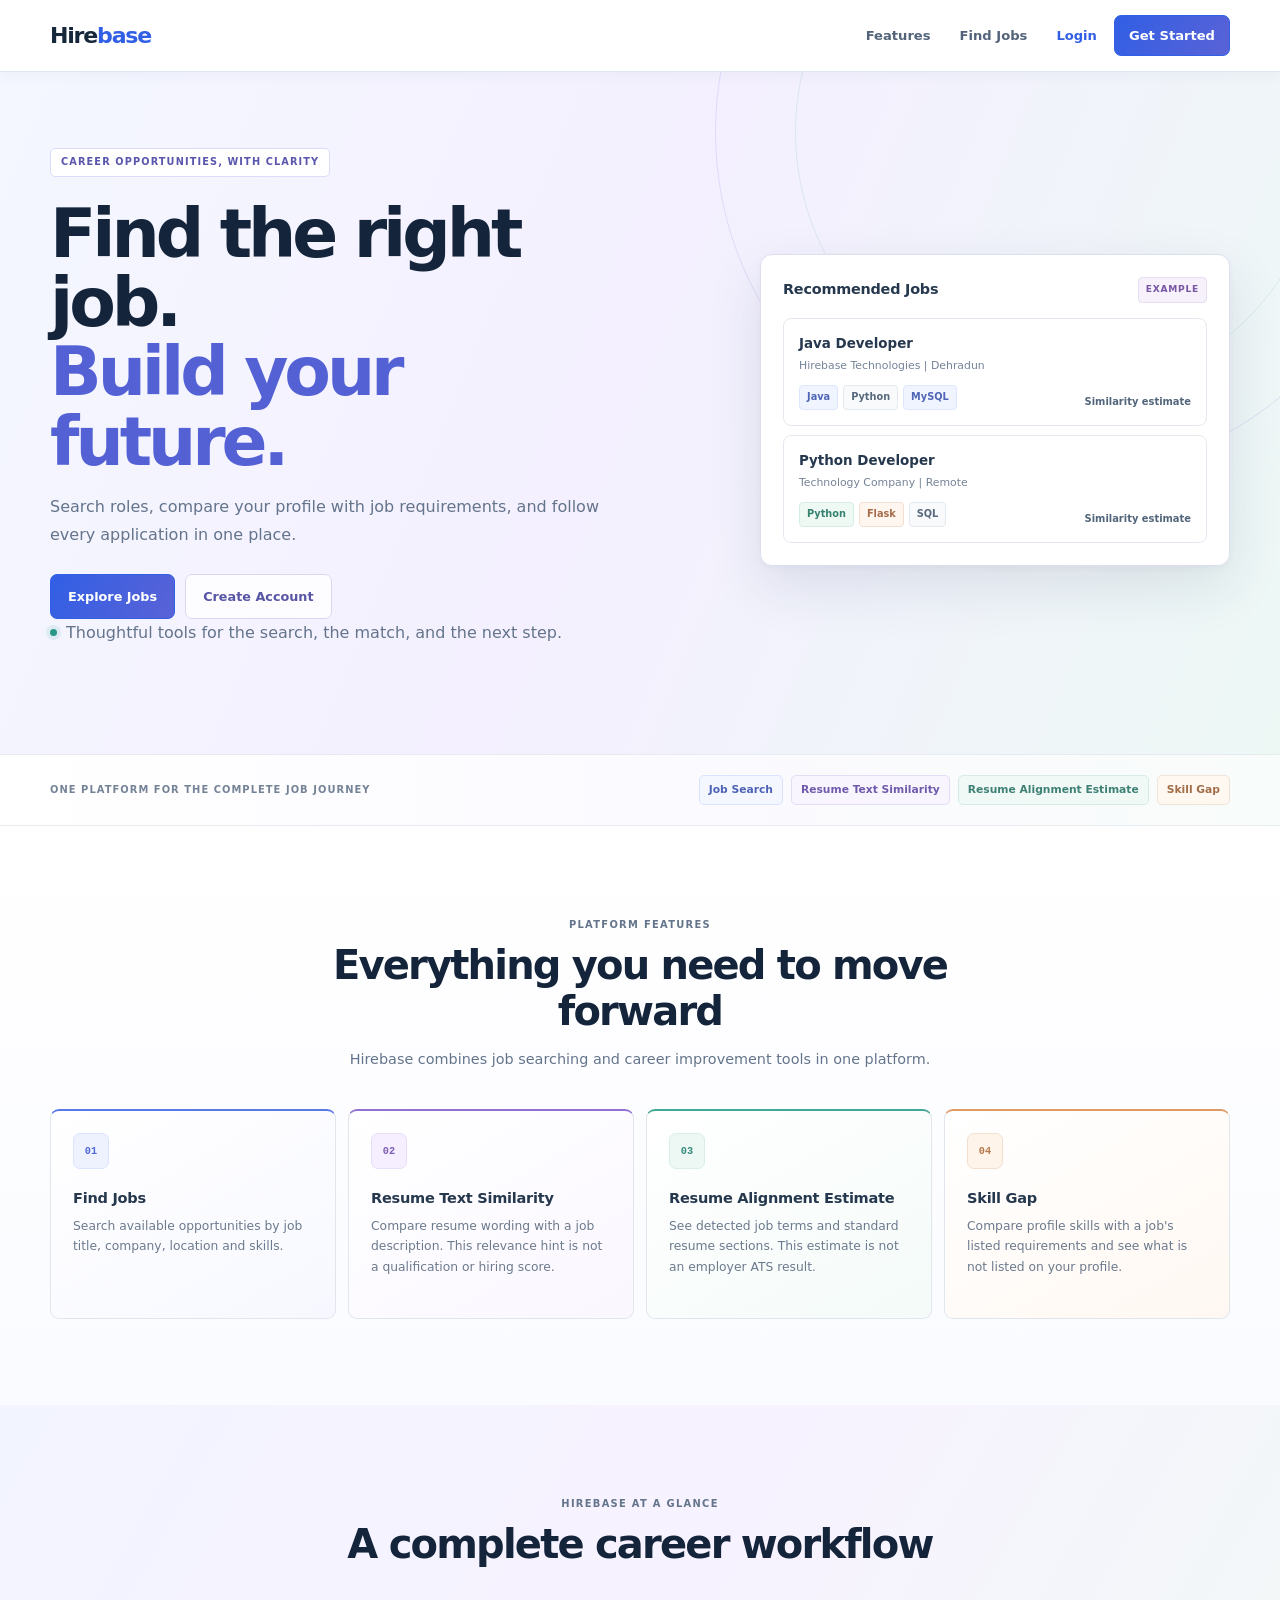
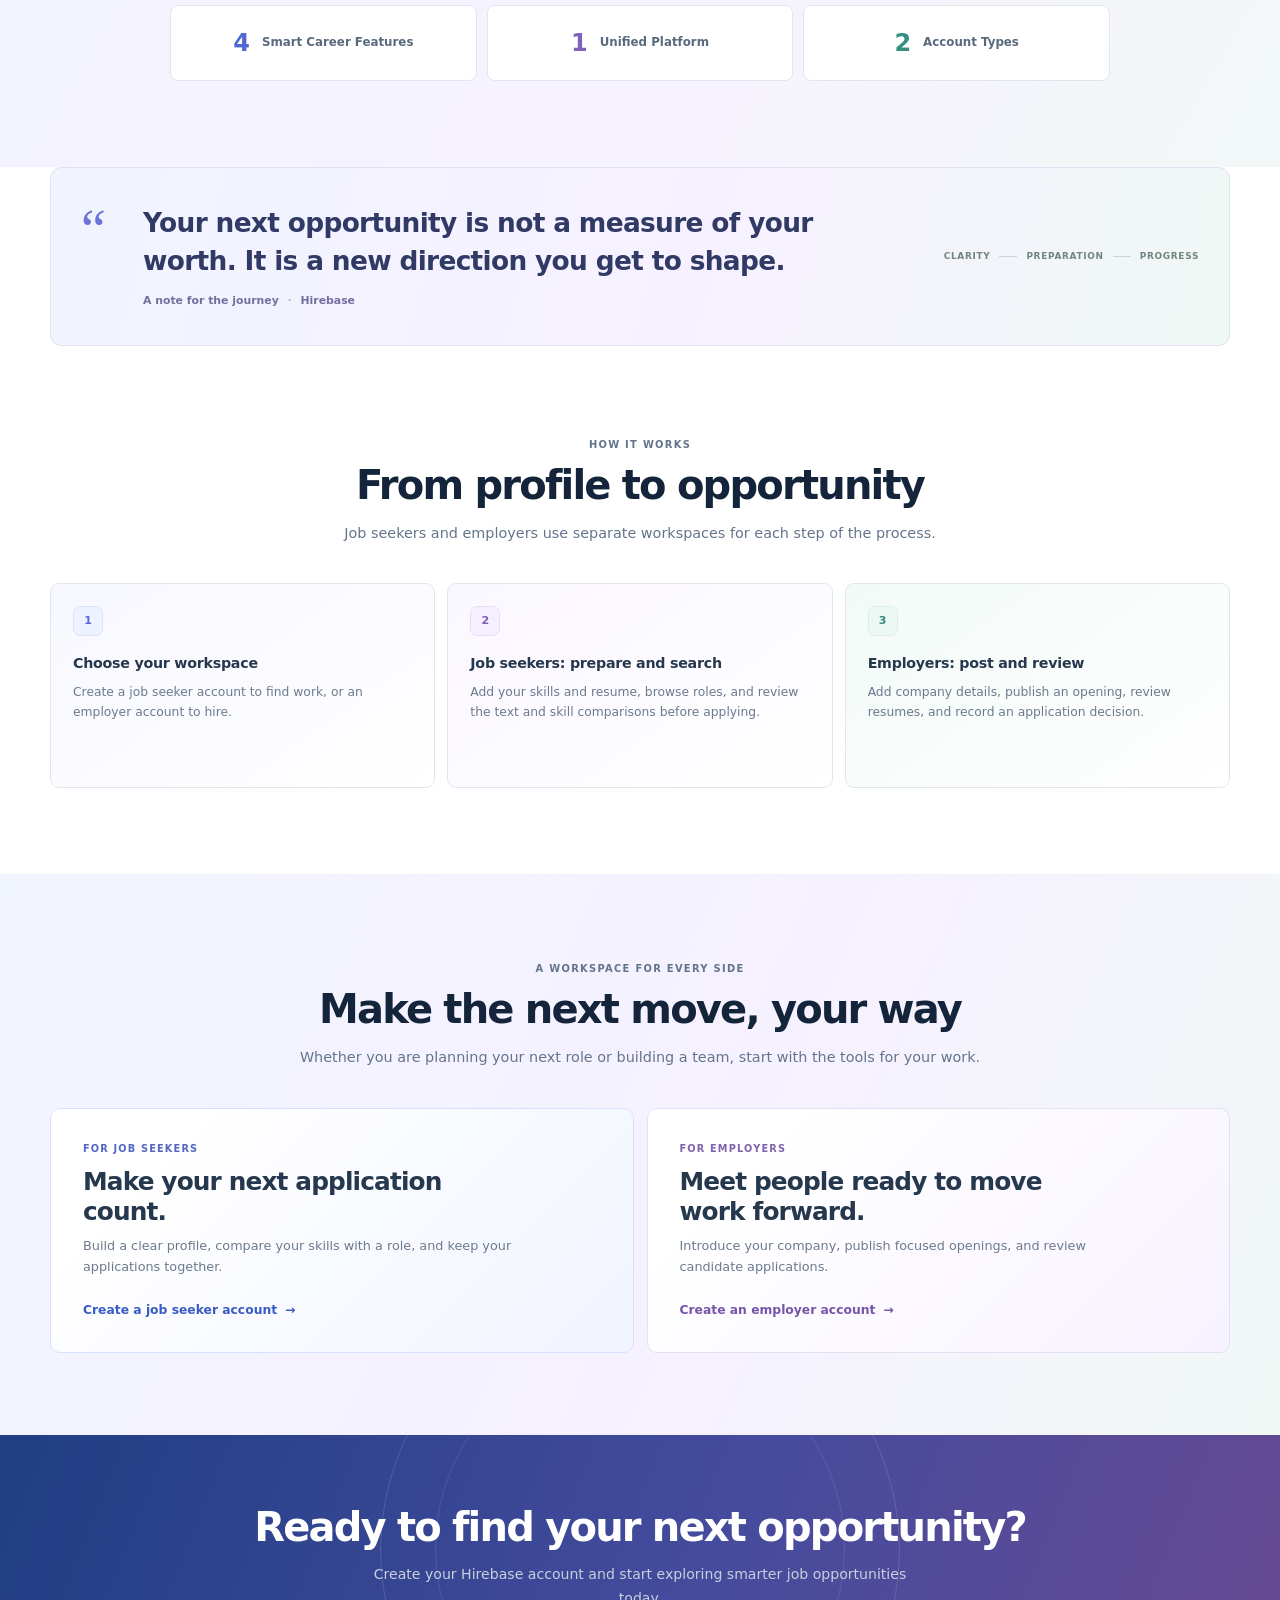
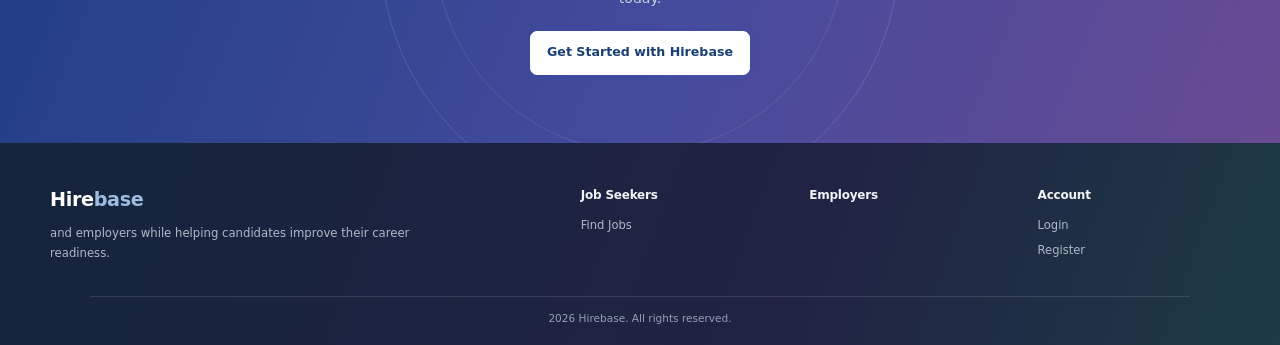
<file: index.html>
<!DOCTYPE html>
<html lang="en">

<head>
    <meta http-equiv="Cache-Control" content="no-cache, no-store, must-revalidate" />
    <meta http-equiv="Pragma" content="no-cache" />
    <meta http-equiv="Expires" content="0" />

    <meta charset="UTF-8">

    <meta
        name="viewport"
        content="width=device-width, initial-scale=1.0">

    <title>Hirebase | Smart Job Portal</title>

    <meta
        name="description"
        content="Search jobs, compare resume wording with role requirements, and track applications with Hirebase.">

    <!-- IMPORTANT:
         home.css is inside frontend/css/ -->
    <link
        rel="stylesheet"
        href="frontend/css/home.css?v=20261026-home-premium-v1">

    <link rel="stylesheet" href="frontend/css/polish.css?v=20261026-home-premium-v1" />
    <link rel="stylesheet" href="frontend/css/home-premium.css?v=20261026-home-premium-v2" />
</head>


<body>


    <!-- ================= HEADER ================= -->

    <header class="home-header">

        <a
            href="index.html"
            class="home-logo">
            Hire<span>base</span>
        </a>


        <nav class="home-nav" id="homeNav" aria-label="Main navigation">

            <a href="#features">
                Features
            </a>

            <a href="frontend/search-jobs.html">
                Find Jobs
            </a>

            <a
                href="frontend/login.html?v=20261026-home-premium-v1"
                class="nav-login">
                Login
            </a>

            <a
                href="frontend/register.html?v=20261026-home-premium-v1"
                class="nav-button">
                Get Started
            </a>

        </nav>

    </header>


    <!-- ================= MAIN ================= -->

    <main>


        <!-- ================= HERO ================= -->

        <section class="home-hero">

            <div class="hero-content">

                <div class="hero-badge">
                    CAREER OPPORTUNITIES, WITH CLARITY
                </div>


                <h1>
                    Find the right job.
                    <span>Build your future.</span>
                </h1>


                <p>
                    Search roles, compare your profile with job requirements, and follow every application in one place.
                </p>


                <div class="hero-buttons">

                    <a
                        href="frontend/search-jobs.html"
                        class="primary-button">
                        Explore Jobs
                    </a>


                    <a
                        href="frontend/register.html?v=20261026-home-premium-v1"
                        class="secondary-button">
                        Create Account
                    </a>

                </div>

                <p class="hero-note">Thoughtful tools for the search, the match, and the next step.</p>

            </div>


            <!-- ================= PRODUCT PREVIEW ================= -->

            <div class="hero-visual">

                <div class="dashboard-preview">

                    <div class="preview-top">

                        <h3>
                            Recommended Jobs
                        </h3>

                        <span class="preview-status">
                            EXAMPLE
                        </span>

                    </div>


                    <!-- JOB 1 -->

                    <div class="preview-job">

                        <div class="preview-job-title">
                            Java Developer
                        </div>

                        <div class="preview-company">
                            Hirebase Technologies | Dehradun
                        </div>


                        <div class="preview-bottom">

                            <div class="preview-tags">

                                <span class="preview-tag">
                                    Java
                                </span>

                                <span class="preview-tag">
                                    Python
                                </span>

                                <span class="preview-tag">
                                    MySQL
                                </span>

                            </div>


                            <span class="preview-match">
                                Similarity estimate
                            </span>

                        </div>

                    </div>


                    <!-- JOB 2 -->

                    <div class="preview-job">

                        <div class="preview-job-title">
                            Python Developer
                        </div>

                        <div class="preview-company">
                            Technology Company | Remote
                        </div>


                        <div class="preview-bottom">

                            <div class="preview-tags">

                                <span class="preview-tag">
                                    Python
                                </span>

                                <span class="preview-tag">
                                    Flask
                                </span>

                                <span class="preview-tag">
                                    SQL
                                </span>

                            </div>


                            <span class="preview-match">
                                Similarity estimate
                            </span>

                        </div>

                    </div>

                </div>

            </div>

        </section>


        <!-- ================= PLATFORM BAR ================= -->

        <section class="trust-bar">

            <div class="trust-content">

                <p>
                    ONE PLATFORM FOR THE COMPLETE JOB JOURNEY
                </p>


                <div class="trust-items">

                    <span class="trust-item">
                        Job Search
                    </span>

                    <span class="trust-item">
                        Resume Text Similarity
                    </span>

                    <span class="trust-item">
                        Resume Alignment Estimate
                    </span>

                    <span class="trust-item">
                        Skill Gap
                    </span>

                </div>

            </div>

        </section>


        <!-- ================= FEATURES ================= -->

        <section
            class="home-section features-section"
            id="features">

            <div class="section-heading">

                <span class="section-label">
                    PLATFORM FEATURES
                </span>


                <h2>
                    Everything you need to move forward
                </h2>


                <p>
                    Hirebase combines job searching and career
                    improvement tools in one platform.
                </p>

            </div>


            <div class="feature-grid">


                <!-- FEATURE 1 -->

                <div class="feature-card">

                    <div class="feature-icon" aria-hidden="true">01</div>

                    <h3>
                        Find Jobs
                    </h3>

                    <p>
                        Search available opportunities by job
                        title, company, location and skills.
                    </p>

                </div>


                <!-- FEATURE 2 -->

                <div class="feature-card">

                    <div class="feature-icon" aria-hidden="true">02</div>

                    <h3>
                        Resume Text Similarity
                    </h3>

                    <p>
                        Compare resume wording with a job description. This relevance hint is not a qualification or hiring score.
                    </p>

                </div>


                <!-- FEATURE 3 -->

                <div class="feature-card">

                    <div class="feature-icon" aria-hidden="true">03</div>

                    <h3>
                        Resume Alignment Estimate
                    </h3>

                    <p>
                        See detected job terms and standard resume sections. This estimate is not an employer ATS result.
                    </p>

                </div>


                <!-- FEATURE 4 -->

                <div class="feature-card">

                    <div class="feature-icon" aria-hidden="true">04</div>

                    <h3>
                        Skill Gap
                    </h3>

                    <p>
                        Compare profile skills with a job's listed requirements and see what is not listed on your profile.
                    </p>

                </div>


            </div>

        </section>


        <!-- ================= STATS ================= -->

        <section class="home-section stats-section">

            <div class="section-heading">

                <span class="section-label">
                    HIREBASE AT A GLANCE
                </span>


                <h2>
                    A complete career workflow
                </h2>

            </div>


            <div class="stats-grid">


                <div class="stat-box">

                    <strong>
                        4
                    </strong>

                    <span>
                        Smart Career Features
                    </span>

                </div>


                <div class="stat-box">

                    <strong>
                        1
                    </strong>

                    <span>
                        Unified Platform
                    </span>

                </div>


                <div class="stat-box">

                    <strong>
                        2
                    </strong>

                    <span>
                        Account Types
                    </span>

                </div>


            </div>

        </section>


        <section class="career-quote" aria-label="A note for your career journey">
            <div class="career-quote-mark" aria-hidden="true">“</div>
            <blockquote>
                <p>Your next opportunity is not a measure of your worth. It is a new direction you get to shape.</p>
                <footer>A note for the journey <span>·</span> Hirebase</footer>
            </blockquote>
            <div class="career-quote-side" aria-hidden="true"><span>CLARITY</span><i></i><span>PREPARATION</span><i></i><span>PROGRESS</span></div>
        </section>


        <!-- ================= HOW IT WORKS ================= -->

        <section class="home-section steps-section">

            <div class="section-heading">

                <span class="section-label">
                    HOW IT WORKS
                </span>


                <h2>
                    From profile to opportunity
                </h2>


                <p>
                    Job seekers and employers use separate workspaces for each step of the process.
                </p>

            </div>


            <div class="steps-grid">


                <!-- STEP 1 -->

                <div class="step-card">

                    <div class="step-number">
                        1
                    </div>


                    <h3>Choose your workspace</h3>


                    <p>
                        Create a job seeker account to find work, or an employer account to hire.
                    </p>

                </div>


                <!-- STEP 2 -->

                <div class="step-card">

                    <div class="step-number">
                        2
                    </div>


                    <h3>Job seekers: prepare and search</h3>


                    <p>
                        Add your skills and resume, browse roles, and review the text and skill comparisons before applying.
                    </p>

                </div>


                <!-- STEP 3 -->

                <div class="step-card">

                    <div class="step-number">
                        3
                    </div>


                    <h3>Employers: post and review</h3>


                    <p>
                        Add company details, publish an opening, review resumes, and record an application decision.
                    </p>

                </div>


            </div>

        </section>


        <section class="audience-section" aria-labelledby="audienceHeading">
            <div class="section-heading">
                <span class="section-label">A WORKSPACE FOR EVERY SIDE</span>
                <h2 id="audienceHeading">Make the next move, your way</h2>
                <p>Whether you are planning your next role or building a team, start with the tools for your work.</p>
            </div>
            <div class="audience-grid">
                <article class="audience-card seeker-audience">
                    <p class="audience-kicker">FOR JOB SEEKERS</p>
                    <h3>Make your next application count.</h3>
                    <p>Build a clear profile, compare your skills with a role, and keep your applications together.</p>
                    <a href="frontend/register.html?v=20261026-register-premium-v3">Create a job seeker account <span aria-hidden="true">→</span></a>
                </article>
                <article class="audience-card employer-audience">
                    <p class="audience-kicker">FOR EMPLOYERS</p>
                    <h3>Meet people ready to move work forward.</h3>
                    <p>Introduce your company, publish focused openings, and review candidate applications.</p>
                    <a href="frontend/register.html?v=20261026-register-premium-v3">Create an employer account <span aria-hidden="true">→</span></a>
                </article>
            </div>
        </section>


        <!-- ================= CTA ================= -->

        <section class="home-cta">

            <h2>
                Ready to find your next opportunity?
            </h2>


            <p>
                Create your Hirebase account and start exploring
                smarter job opportunities today.
            </p>


            <a
                href="frontend/register.html?v=20261026-home-premium-v1"
                class="cta-button">
                Get Started with Hirebase
            </a>

        </section>


    </main>


    <!-- ================= FOOTER ================= -->

    <footer class="home-footer">

        <div class="footer-grid">


            <!-- BRAND -->

            <div class="footer-brand">

                <h3>
                    Hire<span>base</span>
                </h3>


                <p>
                    and employers while helping candidates
                    improve their career readiness.
                </p>

            </div>


            <!-- JOB SEEKERS -->

            <div class="footer-column">

                <h4>
                    Job Seekers
                </h4>


                <a href="frontend/search-jobs.html">
                    Find Jobs
                </a>


                <a href="frontend/profile.html?v=20261026-home-premium-v1" data-auth-role="job_seeker" hidden>
                    My Profile
                </a>


                <a href="frontend/saved-jobs.html" data-auth-role="job_seeker" hidden>
                    Saved Jobs
                </a>

            </div>


            <!-- EMPLOYERS -->

            <div class="footer-column">

                <h4>
                    Employers
                </h4>


                <a href="frontend/employer-dashboard.html" data-auth-role="employer" hidden>
                    Dashboard
                </a>


                <a href="frontend/post-job.html" data-auth-role="employer" hidden>
                    Post a Job
                </a>

            </div>


            <!-- ACCOUNT -->

            <div class="footer-column">

                <h4>
                    Account
                </h4>


                <a href="frontend/login.html?v=20261026-home-premium-v1" id="footerLoginLink">
                    Login
                </a>


                <a href="frontend/register.html?v=20261026-home-premium-v1" id="footerRegisterLink">
                    Register
                </a>

                <a href="index.html" id="footerLogoutLink" hidden>Logout</a>

            </div>


        </div>


        <div class="footer-bottom">

            2026 Hirebase. All rights reserved.

        </div>

    </footer>


    <script>
        (() => {
            const nav = document.getElementById("homeNav");
            const api = "http://localhost:4567";
            const authKeys = ["userId", "userName", "userEmail", "userType", "jobSeekerId", "employerId"];
            const roleLinks = [...document.querySelectorAll("[data-auth-role]")];
            const loginLink = document.getElementById("footerLoginLink");
            const registerLink = document.getElementById("footerRegisterLink");
            const logoutLink = document.getElementById("footerLogoutLink");

            function clearSavedLogin() {
                authKeys.forEach((key) => localStorage.removeItem(key));
            }

            function showPublicNavigation() {
                nav.innerHTML = `
                    <a href="#features">Features</a>
                    <a href="frontend/search-jobs.html">Find Jobs</a>
                    <a href="frontend/login.html?v=20261026-home-premium-v1" class="nav-login">Login</a>
                    <a href="frontend/register.html?v=20261026-home-premium-v1" class="nav-button">Get Started</a>`;
                roleLinks.forEach((link) => { link.hidden = true; });
                loginLink.hidden = false;
                registerLink.hidden = false;
                logoutLink.hidden = true;
            }

            function showAccountNavigation(userType) {
                const links = userType === "job_seeker"
                    ? `<a href="#features">Features</a>
                       <a href="frontend/search-jobs.html">Find Jobs</a>
                       <a href="frontend/job-seeker-dashboard.html">Dashboard</a>
                       <a href="frontend/profile.html?v=20261026-home-premium-v1">My Profile</a>
                       <a href="index.html" data-home-logout>Logout</a>`
                    : `<a href="frontend/employer-dashboard.html">Dashboard</a>
                       <a href="frontend/employer-profile.html?v=20261026-home-premium-v1">Company Profile</a>
                       <a href="frontend/post-job.html">Post a Job</a>
                       <a href="index.html" data-home-logout>Logout</a>`;
                nav.innerHTML = links;
                roleLinks.forEach((link) => { link.hidden = link.dataset.authRole !== userType; });
                loginLink.hidden = true;
                registerLink.hidden = true;
                logoutLink.hidden = false;
            }

            nav.addEventListener("click", (event) => {
                if (!event.target.closest("[data-home-logout]")) return;
                event.preventDefault();
                clearSavedLogin();
                showPublicNavigation();
            });

            showPublicNavigation();
            const userType = localStorage.getItem("userType");
            const userId = userType === "job_seeker"
                ? localStorage.getItem("jobSeekerId")
                : userType === "employer" ? localStorage.getItem("employerId") : null;
            if (!userId) return;

            fetch(`${api}/account-exists/${encodeURIComponent(userType)}/${encodeURIComponent(userId)}`)
                .then((response) => response.ok ? response.json() : null)
                .then((result) => {
                    if (result?.success && result.exists) {
                        showAccountNavigation(userType);
                    } else if (result?.success && !result.exists) {
                        clearSavedLogin();
                    }
                })
                .catch(() => {});

            logoutLink.addEventListener("click", (event) => {
                event.preventDefault();
                clearSavedLogin();
                showPublicNavigation();
            });
        })();
    </script>
</body>

</html>
</file>
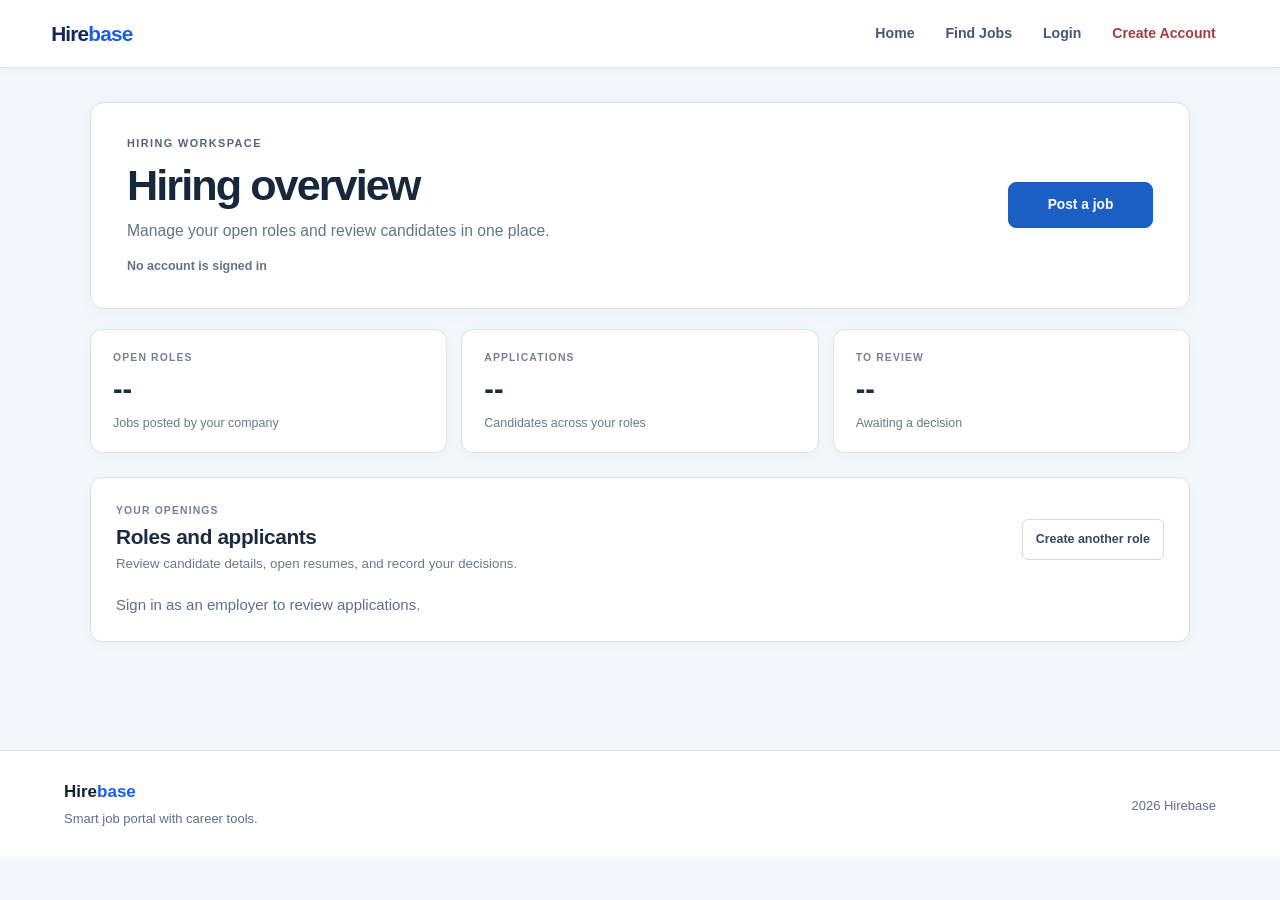
<file: frontend/employer-dashboard.html>
<!doctype html>
<html lang="en">
  <head>
    <meta http-equiv="Cache-Control" content="no-cache, no-store, must-revalidate" />
    <meta http-equiv="Pragma" content="no-cache" />
    <meta http-equiv="Expires" content="0" />
    <meta charset="UTF-8" />
    <meta name="viewport" content="width=device-width, initial-scale=1.0" />

    <title>Employer Dashboard - Hirebase</title>

    <link rel="stylesheet" href="css/base.css" />
    <link rel="stylesheet" href="css/app.css" />
    <link rel="stylesheet" href="css/employer.css" />
      <link rel="stylesheet" href="css/polish.css?v=20261026-dashboard-workspace-v1" />
  </head>

  <body>
    <!-- ================= HEADER ================= -->

    <header class="app-header">
      <a href="../index.html" class="app-logo"> Hire<span>base</span> </a>

      <nav class="app-nav">
        <a href="employer-dashboard.html" class="active">Dashboard</a>
        <a href="post-job.html">Post a Job</a>
        <a href="employer-profile.html?v=20261026-dashboard-workspace-v1">Company Profile</a>
        <a href="login.html" onclick="localStorage.clear()">Logout</a>
      </nav>
    </header>

    <!-- ================= MAIN ================= -->

    <main class="employer-page employer-dashboard">
      <section class="employer-welcome">
        <div class="employer-welcome-copy">
          <p class="employer-label">HIRING WORKSPACE</p>
          <h1>Hiring overview</h1>
          <p>Manage your open roles and review candidates in one place.</p>
          <p class="dashboard-account-identity" id="dashboardAccountIdentity">Loading account details...</p>
        </div>
        <button id="postJobBtn" class="employer-primary-button">Post a job</button>
      </section>

      <div id="message"></div>

      <section class="employer-stats" aria-label="Hiring overview">
        <article class="employer-stat-card">
          <span class="employer-stat-kicker">OPEN ROLES</span>
          <strong id="dashboardPostedJobCount">--</strong>
          <span class="employer-stat-description">Jobs posted by your company</span>
        </article>
        <article class="employer-stat-card">
          <span class="employer-stat-kicker">APPLICATIONS</span>
          <strong id="dashboardEmployerApplicationCount">--</strong>
          <span class="employer-stat-description">Candidates across your roles</span>
        </article>
        <article class="employer-stat-card">
          <span class="employer-stat-kicker">TO REVIEW</span>
          <strong id="dashboardPendingCount">--</strong>
          <span class="employer-stat-description">Awaiting a decision</span>
        </article>
      </section>

      <section class="employer-section" aria-labelledby="employerJobsTitle">
        <div class="employer-section-heading">
          <div>
            <p class="section-label">YOUR OPENINGS</p>
            <h2 id="employerJobsTitle">Roles and applicants</h2>
            <p>Review candidate details, open resumes, and record your decisions.</p>
          </div>
          <a href="post-job.html" class="secondary-action">Create another role</a>
        </div>
        <div id="employerJobs">
          <div id="jobsList">
            <p>Loading your roles...</p>
          </div>
        </div>
      </section>
    </main>

    <!-- ================= FOOTER ================= -->

    <footer class="app-footer">
      <div>
        <strong> Hire<span>base</span> </strong>

        <p>Smart job portal with career tools.</p>
      </div>

      <p>2026 Hirebase</p>
    </footer>

    <script src="script.js?v=20261026-saved-resume-v2"></script>
  </body>
</html>
</file>
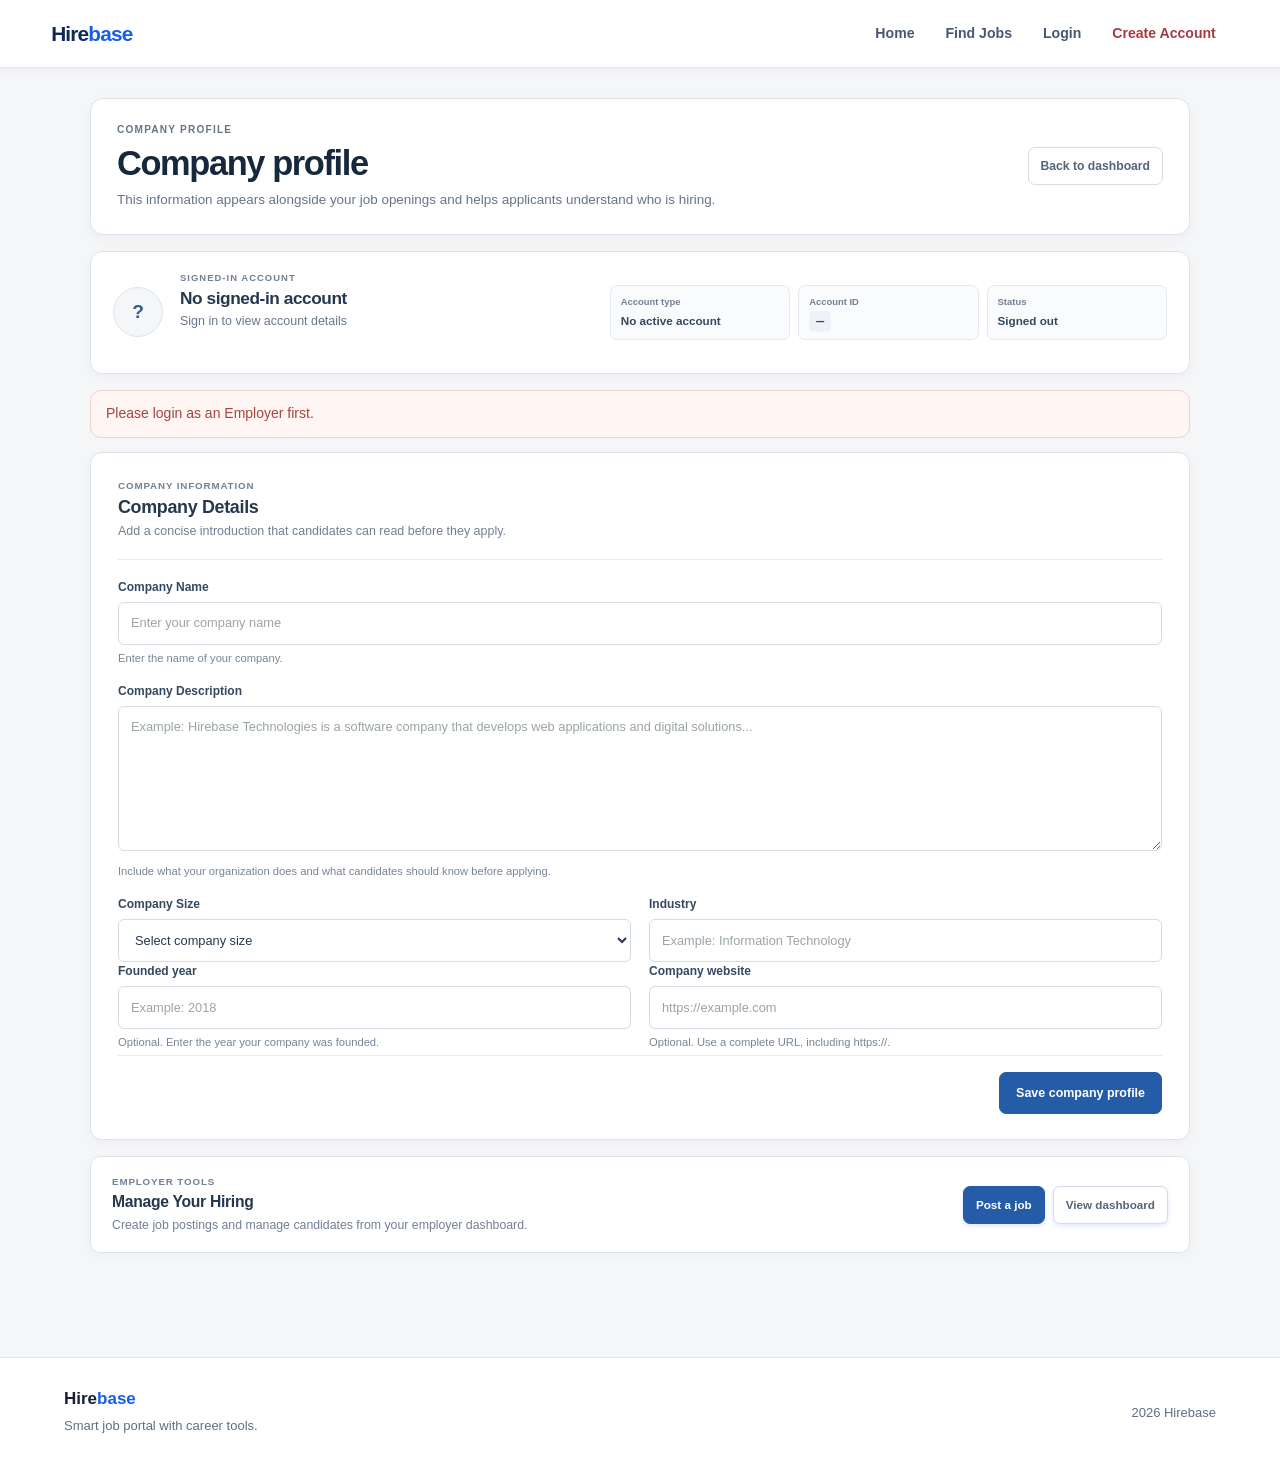
<file: frontend/employer-profile.html>
<!doctype html>
<html lang="en">

<head>

    <meta charset="UTF-8">
    <meta http-equiv="Cache-Control" content="no-cache, no-store, must-revalidate">
    <meta http-equiv="Pragma" content="no-cache">
    <meta http-equiv="Expires" content="0">

    <meta
        name="viewport"
        content="width=device-width, initial-scale=1.0"
    >

    <title>Company Profile - Hirebase</title>

    <link rel="stylesheet" href="css/base.css">
    <link rel="stylesheet" href="css/app.css">
    <link rel="stylesheet" href="css/employer-profile.css">

    <link rel="stylesheet" href="css/polish.css?v=20261026-login-company-polish-v1" />
  </head>


<body class="employer-company-page">

    <!-- ================= HEADER ================= -->

    <header class="app-header">

        <a
            href="employer-dashboard.html"
            class="app-logo"
        >
            Hire<span>base</span>
        </a>


        <nav class="app-nav">

            <a href="employer-dashboard.html">
                Dashboard
            </a>

            <a href="post-job.html">
                Post a Job
            </a>

            <a
                href="employer-profile.html?v=20261026-login-company-polish-v1"
                class="active"
            >
                Company Profile
            </a>

            <a
                href="login.html"
                onclick="localStorage.clear()"
            >
                Logout
            </a>

        </nav>

    </header>


    <!-- ================= MAIN ================= -->

    <main class="employer-profile-page">


        <!-- ================= PAGE HEADER ================= -->

        <section class="employer-profile-header">

            <div>

                <p class="profile-label">COMPANY PROFILE</p>

                <h1>
                    Company profile
                </h1>

                <p>
                    This information appears alongside your job openings and helps applicants understand who is hiring.
                </p>

            </div>


            <a
                href="employer-dashboard.html"
                class="back-button"
            >Back to dashboard</a>

        </section>

        <section class="account-identity-card profile-account-hero" id="accountIdentityCard" aria-labelledby="accountIdentityHeading" aria-live="polite">
            <div class="account-avatar" id="accountAvatar" aria-hidden="true">?</div>
            <div class="account-identity-main">
                <p class="account-eyebrow" id="accountIdentityHeading">SIGNED-IN ACCOUNT</p>
                <h2 id="accountDisplayName">Loading employer account</h2>
                <p id="accountDisplayEmail">Checking account details</p>
                <a id="accountIdentityLogin" href="login.html" hidden>Sign in to view your account</a>
            </div>
            <dl class="account-identity-meta">
                <div><dt>Account type</dt><dd id="accountRoleLabel">Employer</dd></div>
                <div><dt>Account ID</dt><dd><code id="accountIdValue">Loading</code></dd></div>
                <div><dt>Status</dt><dd id="accountIdentityStatus">Checking</dd></div>
            </dl>
        </section>


        <!-- ================= MESSAGE ================= -->

        <div id="message"></div>


        <!-- ================= COMPANY PROFILE CARD ================= -->

        <section class="company-profile-card">


            <!-- CARD HEADER -->

            <div class="company-profile-heading">
                <div>
                    <p class="section-label">
                        COMPANY INFORMATION
                    </p>
                    <h2>
                        Company Details
                    </h2>
                    <p>
                        Add a concise introduction that candidates can read before they apply.
                    </p>
                </div>
            </div>


            <!-- ================= FORM ================= -->

            <form id="employerProfileForm">


                <!-- ================= COMPANY NAME ================= -->

                <div class="form-group">

                    <label for="companyName">
                        Company Name
                    </label>

                    <input
                        type="text"
                        id="companyName"
                        placeholder="Enter your company name"
                        required
                    >

                    <small>
                        Enter the name of your company.
                    </small>

                </div>


                <!-- ================= COMPANY DESCRIPTION ================= -->

                <div class="form-group">

                    <label for="companyDescription">
                        Company Description
                    </label>

                    <textarea
                        id="companyDescription"
                        rows="6"
                        placeholder="Example: Hirebase Technologies is a software company that develops web applications and digital solutions..."
                        required
                    ></textarea>

                    <small>
                        Include what your organization does and what candidates should know before applying.
                    </small>

                </div>


                <!-- ================= COMPANY SIZE + INDUSTRY ================= -->

                <div class="company-form-grid">


                    <!-- COMPANY SIZE -->

                    <div class="form-group">

                        <label for="companySize">
                            Company Size
                        </label>

                        <select
                            id="companySize"
                            required
                        >

                            <option value="">
                                Select company size
                            </option>

                            <option value="1-10">
                                1-10 employees
                            </option>

                            <option value="11-50">
                                11-50 employees
                            </option>

                            <option value="51-200">
                                51-200 employees
                            </option>

                            <option value="201-500">
                                201-500 employees
                            </option>

                            <option value="500+">
                                500+ employees
                            </option>

                        </select>

                    </div>


                    <!-- INDUSTRY -->

                    <div class="form-group">

                        <label for="industry">
                            Industry
                        </label>

                        <input
                            type="text"
                            id="industry"
                            placeholder="Example: Information Technology"
                            required
                        >

                    </div>

                    <div class="form-group">
                        <label for="foundedYear">Founded year</label>
                        <input type="number" id="foundedYear" min="1800" max="2100" placeholder="Example: 2018">
                        <small>Optional. Enter the year your company was founded.</small>
                    </div>

                    <div class="form-group">
                        <label for="companyWebsite">Company website</label>
                        <input type="url" id="companyWebsite" placeholder="https://example.com">
                        <small>Optional. Use a complete URL, including https://.</small>
                    </div>


                </div>


                <!-- ================= SAVE BUTTON ================= -->

                <div class="save-profile-area">

                    <button
                        type="submit"
                        class="save-profile-button"
                    >Save company profile</button>

                </div>


            </form>

        </section>


        <!-- ================= EMPLOYER ACTIONS ================= -->

        <section class="company-actions-card">

            <div>

                <p class="section-label">
                    EMPLOYER TOOLS
                </p>

                <h2>
                    Manage Your Hiring
                </h2>

                <p>
                    Create job postings and manage candidates
                    from your employer dashboard.
                </p>

            </div>


            <div class="company-action-buttons">

                <a
                    href="post-job.html"
                    class="company-action-button"
                >Post a job</a>


                <a
                    href="employer-dashboard.html"
                    class="company-action-button secondary"
                >View dashboard</a>

            </div>

        </section>


    </main>


    <!-- ================= FOOTER ================= -->

    <footer class="app-footer">

        <div>

            <strong>
                Hire<span>base</span>
            </strong>

            <p>
                Smart job portal with career tools.
            </p>

        </div>


        <p>2026 Hirebase</p>

    </footer>


    <script src="script.js?v=20261026-login-company-polish-v1"></script>

</body>

</html>
</file>
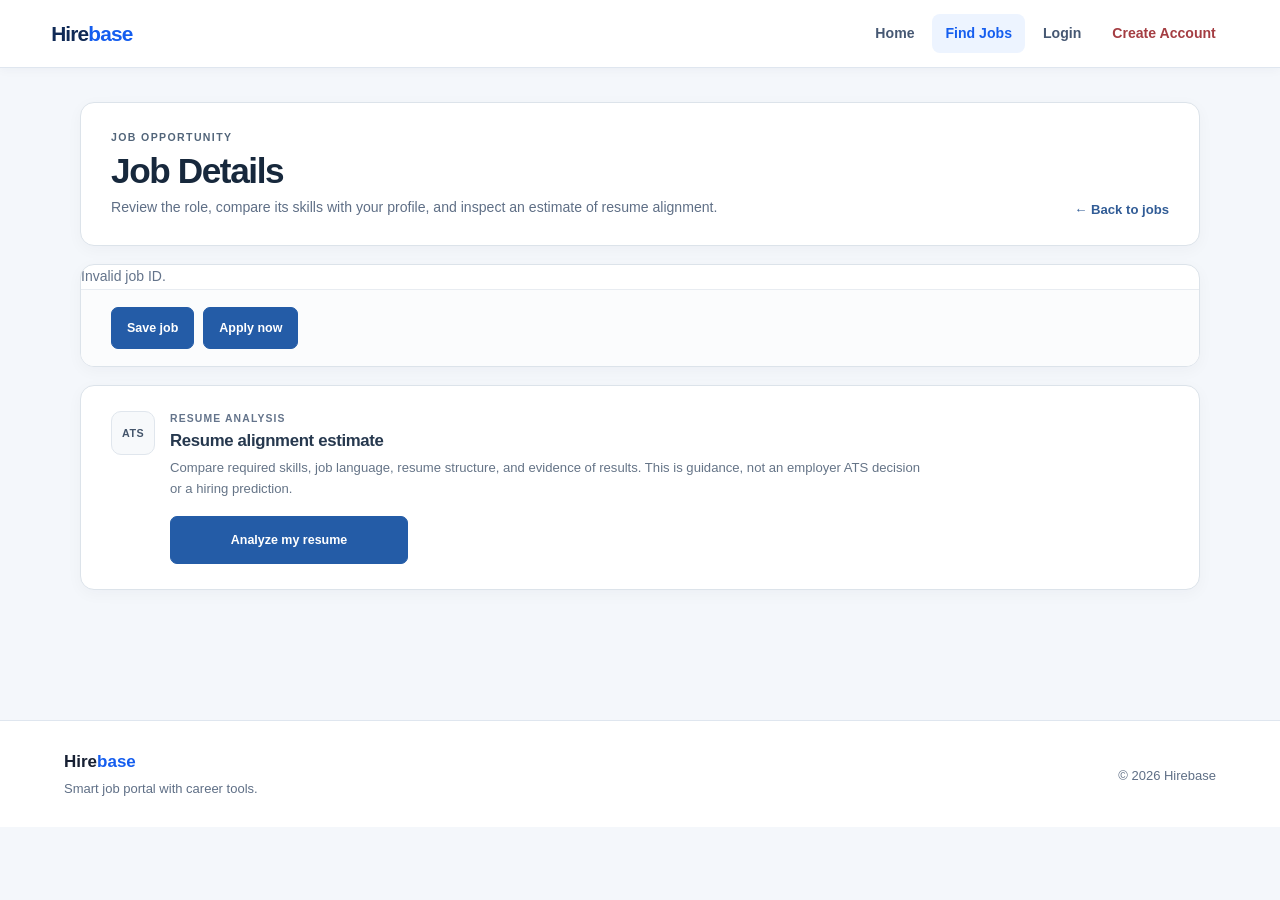
<file: frontend/job-details.html>
<!doctype html>
<html lang="en">
  <head>
    <meta http-equiv="Cache-Control" content="no-cache, no-store, must-revalidate" />
    <meta http-equiv="Pragma" content="no-cache" />
    <meta http-equiv="Expires" content="0" />
    <meta charset="UTF-8" />
    <meta name="viewport" content="width=device-width, initial-scale=1.0" />

    <title>Job Details - Hirebase</title>

    <link rel="stylesheet" href="css/base.css" />
    <link rel="stylesheet" href="css/app.css" />
    <link rel="stylesheet" href="css/job-details.css" />
      <link rel="stylesheet" href="css/polish.css?v=20261026-job-details-premium-v2" />
  </head>

  <body>
    <!-- ================= HEADER ================= -->

    <header class="app-header">
      <a href="job-seeker-dashboard.html" class="app-logo">
        Hire<span>base</span>
      </a>

      <nav class="app-nav">
        <a href="job-seeker-dashboard.html">Dashboard</a>
        <a href="search-jobs.html" class="active">Find Jobs</a>
        <a href="saved-jobs.html">Saved Jobs</a>
        <a href="profile.html?v=20261026-search-nav-polish-v1">My Profile</a>
        <a href="login.html" onclick="localStorage.clear()">Logout</a>
      </nav>
    </header>

    <!-- ================= MAIN ================= -->

    <main class="job-details-page">

      <!-- Page heading -->

      <section class="job-details-header">
        <div>
          <p class="job-details-label">JOB OPPORTUNITY</p>

          <h1>Job Details</h1>

          <p>
            Review the role, compare its skills with your profile, and inspect an estimate of resume alignment.
          </p>
        </div>

        <a href="search-jobs.html" class="back-jobs-link">
          <span aria-hidden="true">←</span> Back to jobs
        </a>
      </section>


      <!-- ================= MESSAGE ================= -->

      <div id="message"></div>


      <!-- ================= JOB DETAILS ================= -->

      <section class="job-details-card">

        <div id="jobDetails">
          <!-- Job details will be displayed here dynamically -->
        </div>

        <div class="job-action-area">

          <button id="saveJobBtn">
            Save job
          </button>

          <button id="applyJobBtn">
            Apply now
          </button>

        </div>

      </section>


      <!-- ================= ATS ================= -->

      <section id="atsSection" class="ats-card">

        <div class="ats-header">

          <div class="ats-icon">
            ATS
          </div>

          <div>

            <p class="section-label">
              RESUME ANALYSIS
            </p>

            <h2>
              Resume alignment estimate
            </h2>

            <p>
            Compare required skills, job language, resume structure, and evidence of results. This is guidance, not an employer ATS decision or a hiring prediction.
            </p>

          </div>

        </div>


        <div class="ats-action">

          <button id="checkAtsBtn">
            Analyze my resume
          </button>

        </div>


        <div id="atsResult">
          <!-- ATS result will be displayed here dynamically -->
        </div>

      </section>


      <!-- ================= SKILL GAP INFO ================= -->

      <section class="job-feature-info" aria-label="Role skill plan"></section>

    </main>


    <!-- ================= FOOTER ================= -->

    <footer class="app-footer">

      <div>

        <strong>
          Hire<span>base</span>
        </strong>

        <p>
          Smart job portal with career tools.
        </p>

      </div>

      <p>
        © 2026 Hirebase
      </p>

    </footer>


    <script src="script.js?v=20261026-job-details-premium-v1"></script>

  </body>
</html>
</file>
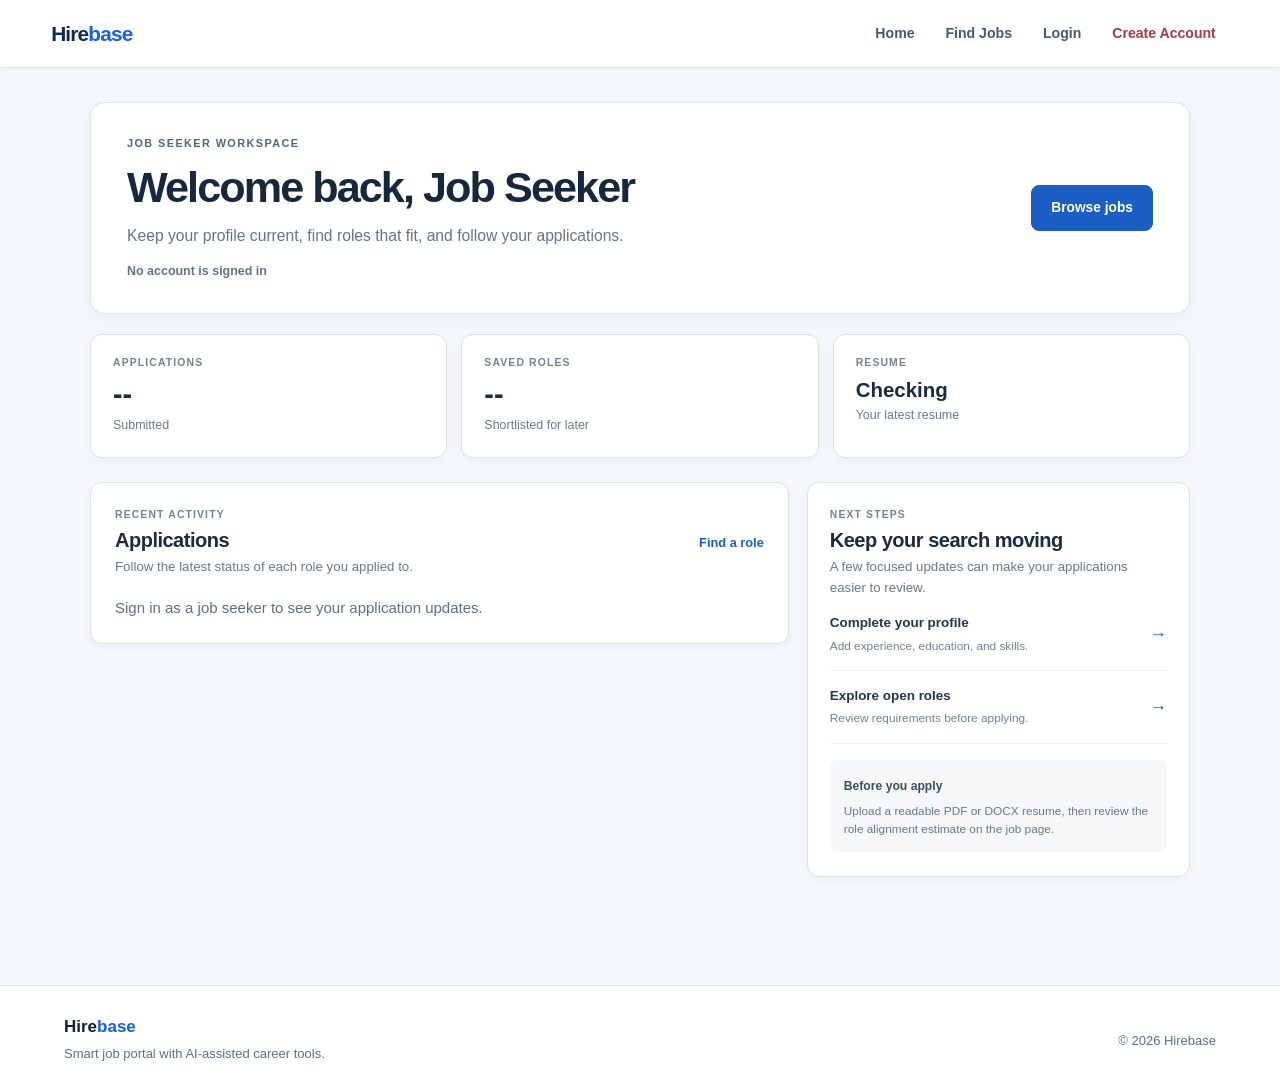
<file: frontend/job-seeker-dashboard.html>
<!doctype html>
<html lang="en">
  <head>
    <meta http-equiv="Cache-Control" content="no-cache, no-store, must-revalidate" />
    <meta http-equiv="Pragma" content="no-cache" />
    <meta http-equiv="Expires" content="0" />
    <meta charset="UTF-8" />
    <meta name="viewport" content="width=device-width, initial-scale=1.0" />

    <title>Job Seeker Dashboard - Hirebase</title>

    <link rel="stylesheet" href="css/base.css" />
    <link rel="stylesheet" href="css/app.css" />
    <link rel="stylesheet" href="css/dashboard.css" />
      <link rel="stylesheet" href="css/polish.css?v=20261026-dashboard-workspace-v1" />
  </head>

  <body>
    <!-- ================= HEADER ================= -->

    <header class="app-header">
      <a href="../index.html" class="app-logo"> Hire<span>base</span> </a>

      <nav class="app-nav">
        <a href="job-seeker-dashboard.html" class="active">Dashboard</a>
        <a href="search-jobs.html">Find Jobs</a>
        <a href="saved-jobs.html">Saved Jobs</a>
        <a href="profile.html?v=20261026-dashboard-workspace-v1">My Profile</a>
        <a href="login.html" onclick="localStorage.clear()">Logout</a>
      </nav>
    </header>

    <!-- ================= MAIN ================= -->

    <main class="dashboard-page seeker-dashboard">
      <section class="dashboard-welcome">
        <div class="dashboard-welcome-copy">
          <p class="dashboard-label">JOB SEEKER WORKSPACE</p>
          <h1>Welcome back, <span id="dashboardUserName">Job Seeker</span></h1>
          <p>Keep your profile current, find roles that fit, and follow your applications.</p>
          <p class="dashboard-account-identity" id="dashboardAccountIdentity">Loading account details...</p>
        </div>
        <a href="search-jobs.html" class="dashboard-primary-button">Browse jobs</a>
      </section>

      <section class="dashboard-stats" aria-label="Your job search overview">
        <article class="stat-card">
          <span class="stat-kicker">APPLICATIONS</span>
          <strong class="stat-number" id="dashboardApplicationsCount">--</strong>
          <span class="stat-title">Submitted</span>
        </article>
        <article class="stat-card">
          <span class="stat-kicker">SAVED ROLES</span>
          <strong class="stat-number" id="dashboardSavedCount">--</strong>
          <span class="stat-title">Shortlisted for later</span>
        </article>
        <article class="stat-card">
          <span class="stat-kicker">RESUME</span>
          <strong class="stat-number stat-text-value" id="dashboardResumeStatus">Checking</strong>
          <span class="stat-title">Your latest resume</span>
        </article>
      </section>

      <div class="dashboard-main-grid">
        <section class="dashboard-section application-updates" aria-labelledby="applicationUpdatesTitle">
          <div class="dashboard-section-heading">
            <div>
              <p class="dashboard-label">RECENT ACTIVITY</p>
              <h2 id="applicationUpdatesTitle">Applications</h2>
              <p>Follow the latest status of each role you applied to.</p>
            </div>
            <a href="search-jobs.html" class="dashboard-text-link">Find a role</a>
          </div>
          <div id="applicationUpdates" aria-live="polite">
            <p>Loading applications...</p>
          </div>
        </section>

        <aside class="dashboard-next-panel" aria-labelledby="nextStepsTitle">
          <p class="dashboard-label">NEXT STEPS</p>
          <h2 id="nextStepsTitle">Keep your search moving</h2>
          <p class="dashboard-next-intro">A few focused updates can make your applications easier to review.</p>
          <a class="dashboard-next-link" href="profile.html?v=20261026-dashboard-workspace-v1">
            <span><strong>Complete your profile</strong><small>Add experience, education, and skills.</small></span><b aria-hidden="true">&rarr;</b>
          </a>
          <a class="dashboard-next-link" href="search-jobs.html">
            <span><strong>Explore open roles</strong><small>Review requirements before applying.</small></span><b aria-hidden="true">&rarr;</b>
          </a>
          <div class="dashboard-note"><strong>Before you apply</strong><p>Upload a readable PDF or DOCX resume, then review the role alignment estimate on the job page.</p></div>
        </aside>
      </div>
    </main>

    <!-- ================= FOOTER ================= -->

    <footer class="app-footer">
      <div>
        <strong>Hire<span>base</span></strong>
        <p>Smart job portal with AI-assisted career tools.</p>
      </div>

      <p>© 2026 Hirebase</p>
    </footer>

    <script>
      const userName = localStorage.getItem("userName");

      if (userName) {
        document.getElementById("dashboardUserName").textContent = userName;
      }
    </script>
    <script src="script.js?v=20261026-saved-resume-v2"></script>
  </body>
</html>
</file>
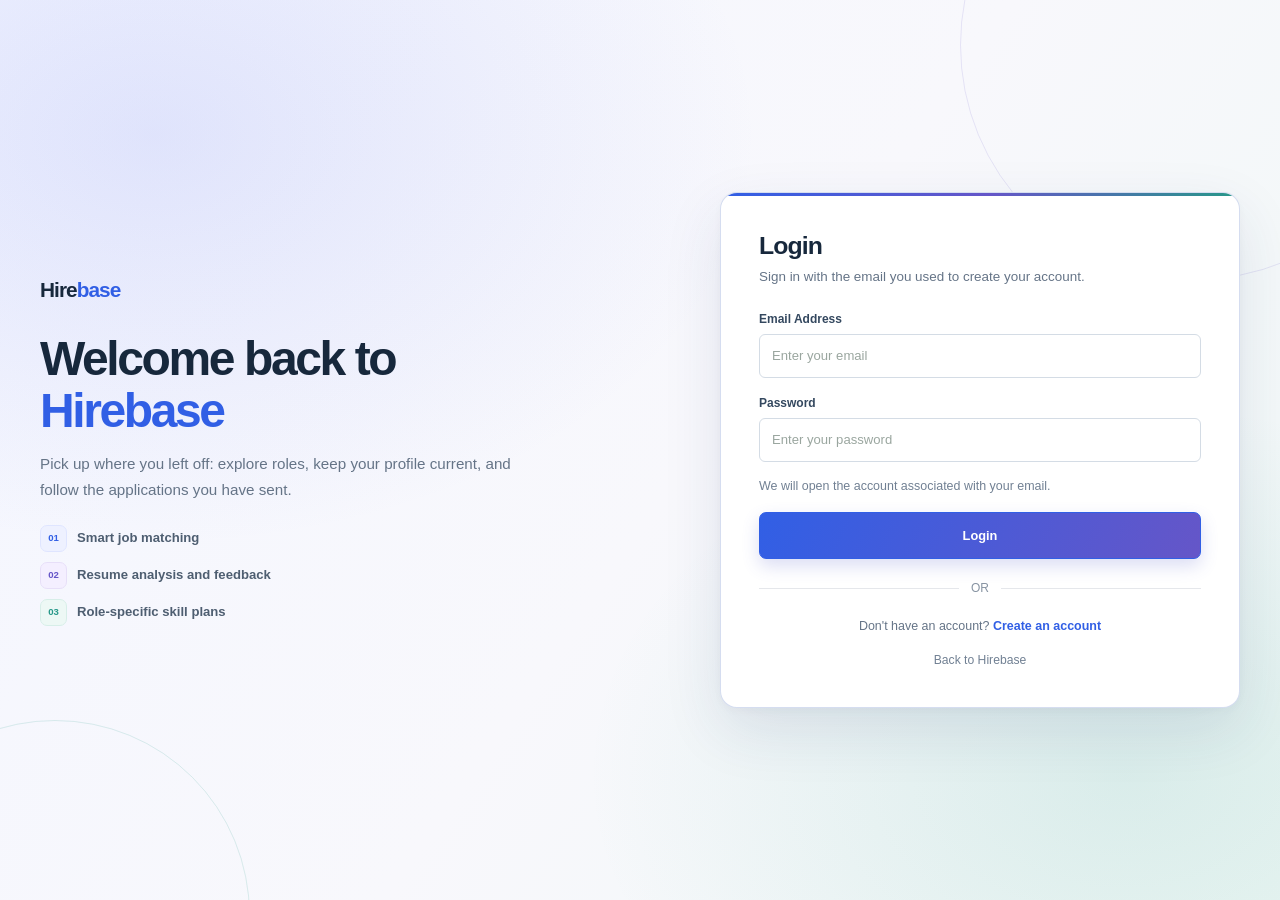
<file: frontend/login.html>
<!doctype html>
<html lang="en">
  <head>
    <meta http-equiv="Cache-Control" content="no-cache, no-store, must-revalidate" />
    <meta http-equiv="Pragma" content="no-cache" />
    <meta http-equiv="Expires" content="0" />
    <meta charset="UTF-8" />
    <meta name="viewport" content="width=device-width, initial-scale=1.0" />

    <title>Login - Hirebase</title>

    <link rel="stylesheet" href="css/base.css" />
    <link rel="stylesheet" href="css/auth.css" />
      <link rel="stylesheet" href="css/polish.css?v=20261026-login-company-polish-v1" />
      <link rel="stylesheet" href="css/auth-premium.css?v=20261026-auth-premium-v1" />
  </head>

  <body>
    <div class="auth-page">
      <!-- Left Side -->
      <div class="auth-info">
        <a href="../index.html" class="auth-logo"> Hire<span>base</span> </a>

        <h1>
          Welcome back to
          <span>Hirebase</span>
        </h1>

        <p>
          Pick up where you left off: explore roles, keep your profile current,
          and follow the applications you have sent.
        </p>

        <div class="auth-features">
          <div class="auth-feature"><span aria-hidden="true">01</span>Smart job matching</div>
          <div class="auth-feature"><span aria-hidden="true">02</span>Resume analysis and feedback</div>
          <div class="auth-feature"><span aria-hidden="true">03</span>Role-specific skill plans</div>
        </div>
      </div>

      <!-- Login Card -->
      <div class="auth-card">
        <div class="auth-card-header">
          <h2>Login</h2>

          <p>Sign in with the email you used to create your account.</p>
        </div>

        <div id="message"></div>

        <form id="loginForm">
          <div class="form-group">
            <label for="email"> Email Address </label>

            <input
              type="email"
              id="email"
              name="email"
              autocomplete="email"
              placeholder="Enter your email"
              required
            />
          </div>

          <div class="form-group">
            <label for="password"> Password </label>

            <input
              type="password"
              id="password"
              name="password"
              autocomplete="current-password"
              placeholder="Enter your password"
              required
            />
          </div>

          <p class="login-hint">We will open the account associated with your email.</p>

          <button type="submit" class="auth-button">Login</button>
        </form>

        <div class="auth-divider">
          <span>OR</span>
        </div>

        <p class="auth-register">
          Don't have an account?

          <a href="register.html"> Create an account </a>
        </p>

        <a href="../index.html" class="back-home">Back to Hirebase</a>
      </div>
    </div>

    <script src="script.js?v=20261026-login-company-polish-v1"></script>
  </body>
</html>
</file>
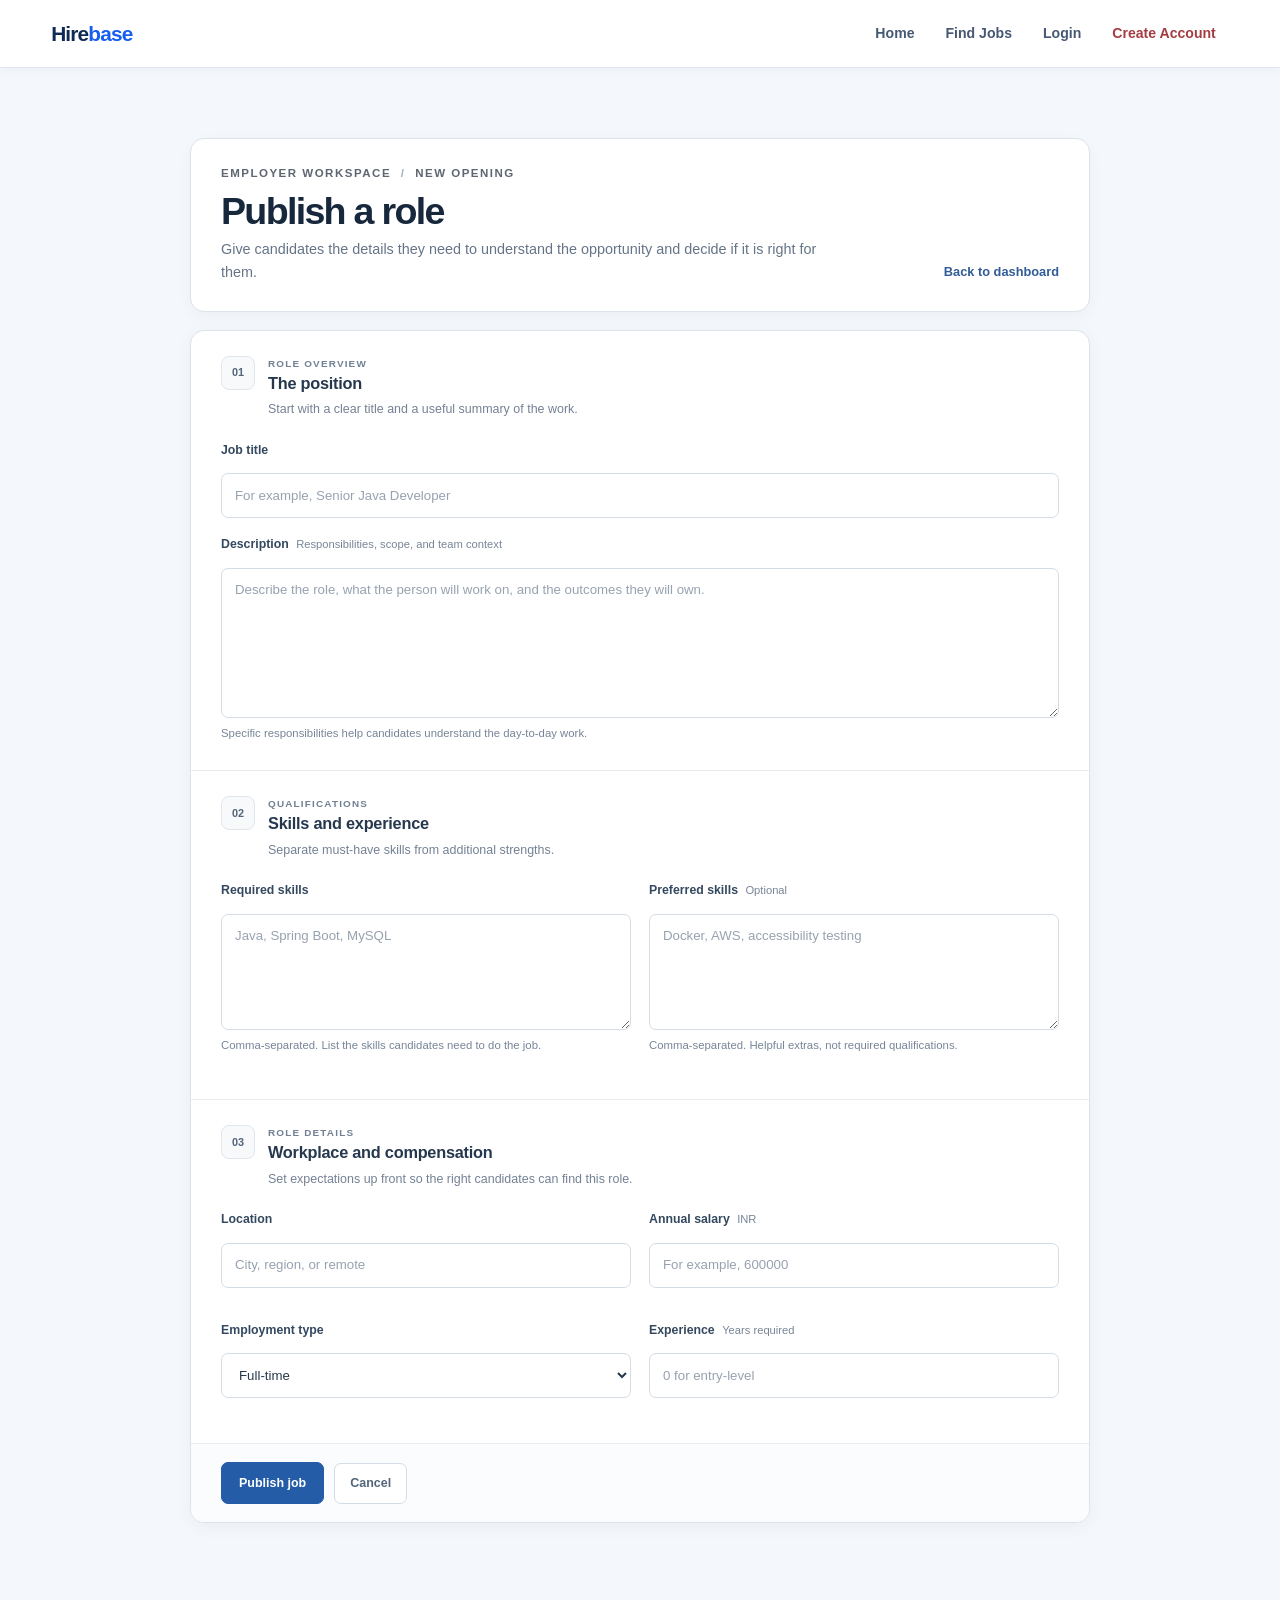
<file: frontend/post-job.html>
<!doctype html>
<html lang="en">
  <head>
    <meta http-equiv="Cache-Control" content="no-cache, no-store, must-revalidate" />
    <meta http-equiv="Pragma" content="no-cache" />
    <meta http-equiv="Expires" content="0" />
    <meta charset="UTF-8" />
    <meta name="viewport" content="width=device-width, initial-scale=1.0" />

    <title>Post Job - Hirebase</title>

    <link rel="stylesheet" href="css/base.css" />
    <link rel="stylesheet" href="css/app.css" />
    <link rel="stylesheet" href="css/post-job.css" />
      <link rel="stylesheet" href="css/polish.css?v=20261026-post-job-premium-v1" />
  </head>

  <body class="employer-post-page">

    <header class="app-header">
      <a href="employer-dashboard.html" class="app-logo">Hire<span>base</span></a>
      <nav class="app-nav" aria-label="Employer navigation">
        <a href="employer-dashboard.html">Dashboard</a>
        <a href="post-job.html" class="active">Post a Job</a>
        <a href="employer-profile.html?v=20261026-search-nav-polish-v1">Company Profile</a>
        <a href="login.html" onclick="localStorage.clear()">Logout</a>
      </nav>
    </header>

    <div class="post-job-container">

      <div class="post-job-header">
        <div>
          <p class="post-job-eyebrow">EMPLOYER WORKSPACE <span aria-hidden="true">/</span> NEW OPENING</p>
          <h1>Publish a role</h1>
          <p>Give candidates the details they need to understand the opportunity and decide if it is right for them.</p>
        </div>
        <a class="post-job-back-link" href="employer-dashboard.html">Back to dashboard</a>
      </div>

      <div class="post-job-card">

        <div id="message" class="post-job-message" aria-live="polite"></div>

        <form id="jobForm" class="post-job-form">

          <input
            type="hidden"
            id="employerId"
            name="employerId"
          />

          <section class="post-job-form-section full-width" aria-labelledby="postRoleHeading">
            <div class="post-job-section-heading">
              <span class="post-job-section-number">01</span>
              <div><p>ROLE OVERVIEW</p><h2 id="postRoleHeading">The position</h2><span>Start with a clear title and a useful summary of the work.</span></div>
            </div>
            <div class="form-group full-width">
              <label for="jobTitle">Job title</label>
              <input type="text" id="jobTitle" name="jobTitle" placeholder="For example, Senior Java Developer" autocomplete="organization-title" required />
            </div>
            <div class="form-group full-width">
              <label for="jobDescription">Description <span>Responsibilities, scope, and team context</span></label>
              <textarea id="jobDescription" name="jobDescription" rows="6" placeholder="Describe the role, what the person will work on, and the outcomes they will own." required></textarea>
              <small class="form-hint">Specific responsibilities help candidates understand the day-to-day work.</small>
            </div>
          </section>

          <section class="post-job-form-section full-width" aria-labelledby="postSkillsHeading">
            <div class="post-job-section-heading">
              <span class="post-job-section-number">02</span>
              <div><p>QUALIFICATIONS</p><h2 id="postSkillsHeading">Skills and experience</h2><span>Separate must-have skills from additional strengths.</span></div>
            </div>
            <div class="post-job-skills-grid">
              <div class="form-group">
                <label for="requiredSkills">Required skills</label>
                <textarea id="requiredSkills" name="requiredSkills" rows="4" placeholder="Java, Spring Boot, MySQL" required></textarea>
                <small class="form-hint">Comma-separated. List the skills candidates need to do the job.</small>
              </div>
              <div class="form-group">
                <label for="preferredSkills">Preferred skills <span>Optional</span></label>
                <textarea id="preferredSkills" name="preferredSkills" rows="4" placeholder="Docker, AWS, accessibility testing"></textarea>
                <small class="form-hint">Comma-separated. Helpful extras, not required qualifications.</small>
              </div>
            </div>
          </section>

          <section class="post-job-form-section full-width" aria-labelledby="postTermsHeading">
            <div class="post-job-section-heading">
              <span class="post-job-section-number">03</span>
              <div><p>ROLE DETAILS</p><h2 id="postTermsHeading">Workplace and compensation</h2><span>Set expectations up front so the right candidates can find this role.</span></div>
            </div>
            <div class="post-job-details-grid">
              <div class="form-group">
                <label for="location">Location</label>
                <input type="text" id="location" name="location" placeholder="City, region, or remote" autocomplete="address-level2" required />
              </div>
              <div class="form-group">
                <label for="salary">Annual salary <span>INR</span></label>
                <input type="number" id="salary" name="salary" min="0" step="0.01" placeholder="For example, 600000" inputmode="decimal" required />
              </div>
              <div class="form-group">
                <label for="jobType">Employment type</label>
                <select id="jobType" name="jobType" required>
                  <option value="Full-time">Full-time</option>
                  <option value="Part-time">Part-time</option>
                  <option value="Contract">Contract</option>
                </select>
              </div>
              <div class="form-group">
                <label for="experienceRequired">Experience <span>Years required</span></label>
                <input type="number" id="experienceRequired" name="experienceRequired" min="0" step="1" placeholder="0 for entry-level" inputmode="numeric" required />
              </div>
            </div>
          </section>


          <div class="post-job-actions full-width">

            <button type="submit">
              Publish job
            </button>

            <a href="employer-dashboard.html">
              Cancel
            </a>

          </div>

        </form>

      </div>

    </div>


    <script src="script.js?v=20261026-post-job-premium-v1"></script>

  </body>
</html>
</file>
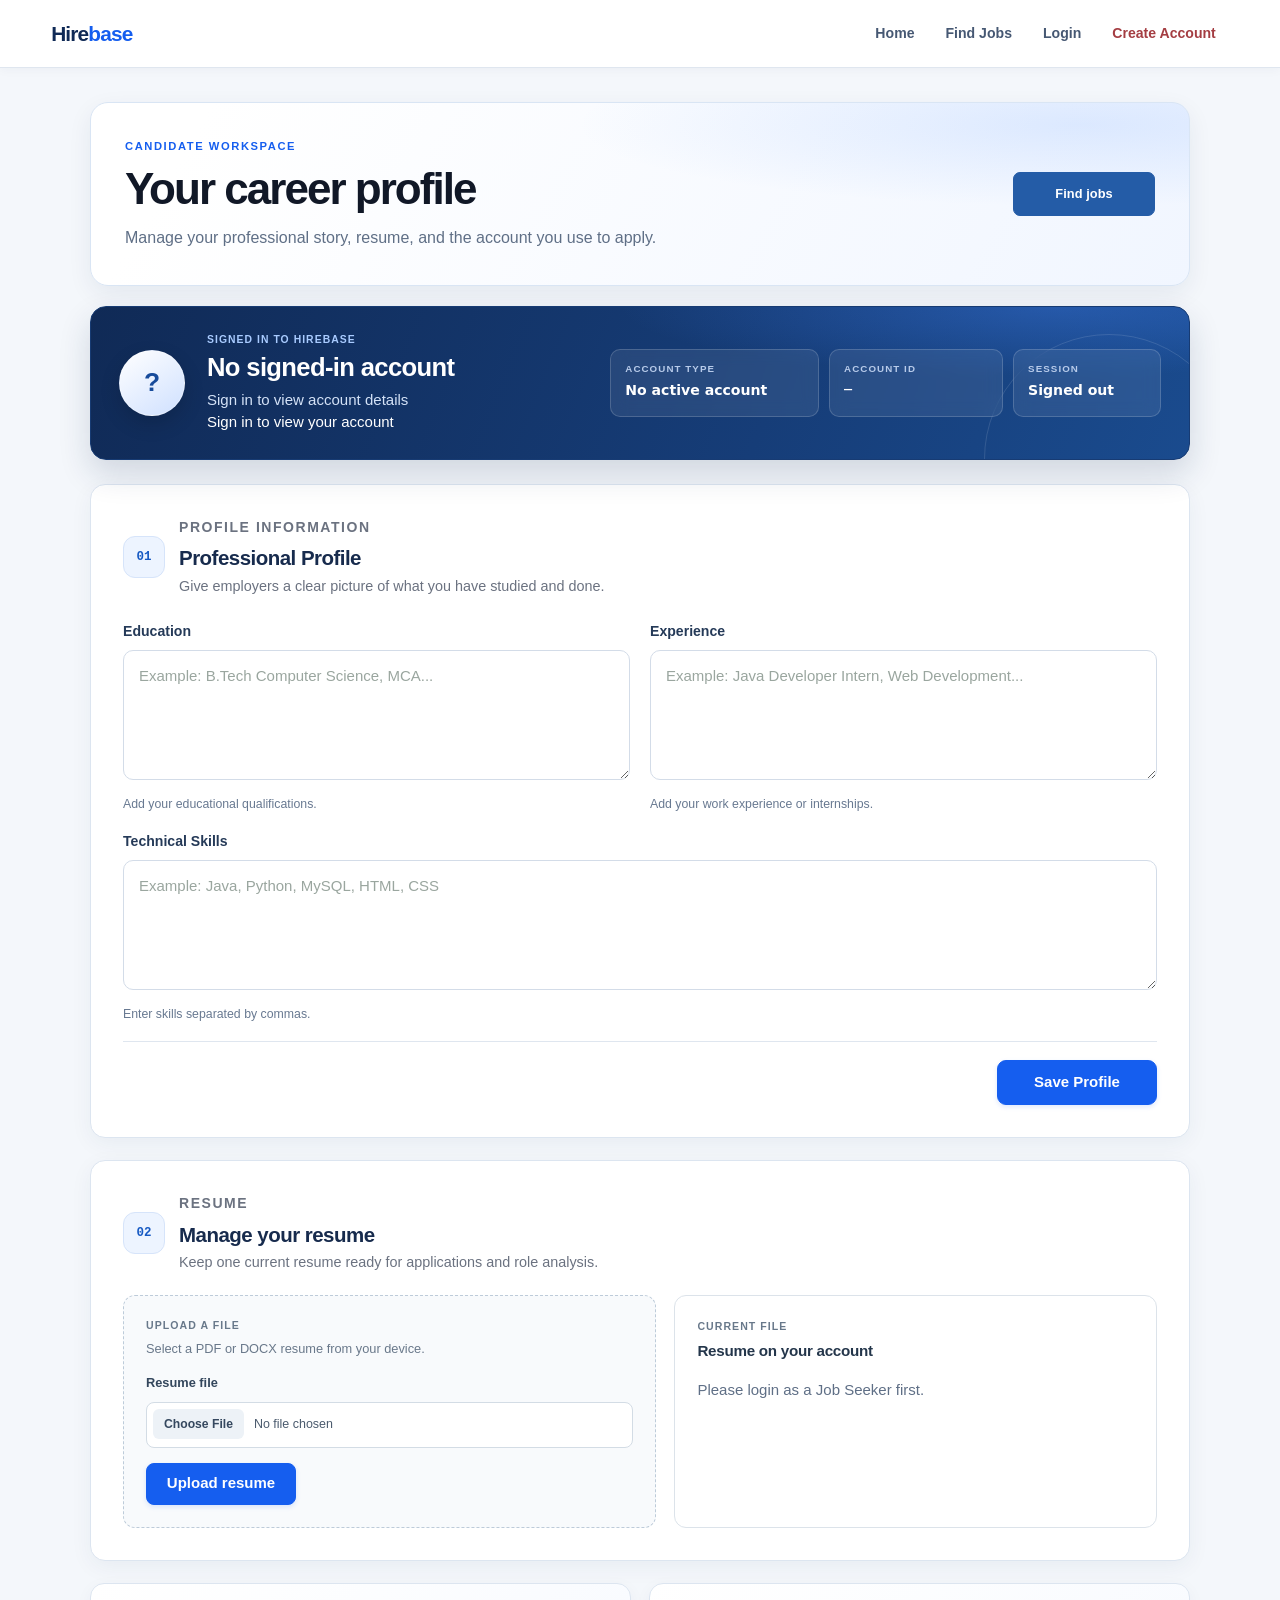
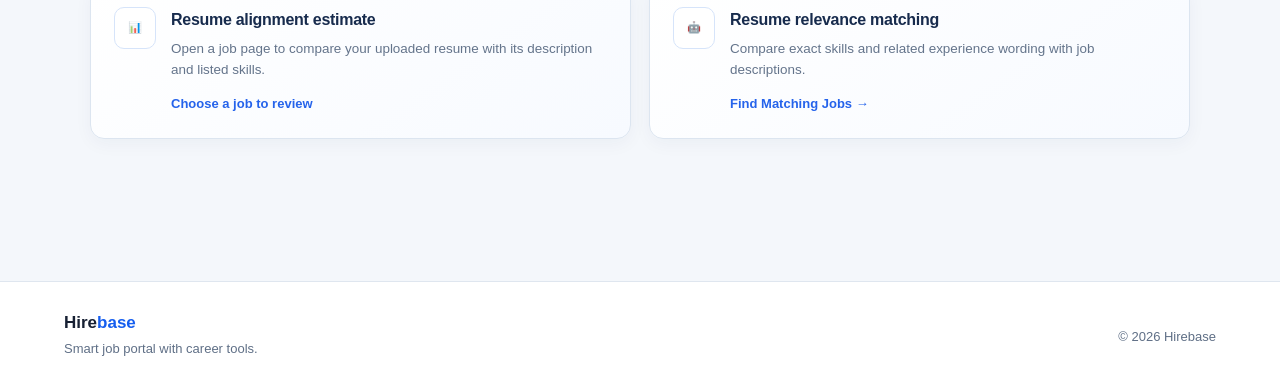
<file: frontend/profile.html>
<!doctype html>
<html lang="en">
  <head>
    <meta charset="UTF-8" />
    <meta name="viewport" content="width=device-width, initial-scale=1.0" />
    <meta http-equiv="Cache-Control" content="no-cache, no-store, must-revalidate" />
    <meta http-equiv="Pragma" content="no-cache" />
    <meta http-equiv="Expires" content="0" />

    <title>My Profile - Hirebase</title>

    <link rel="stylesheet" href="css/base.css" />
    <link rel="stylesheet" href="css/app.css" />
    <link rel="stylesheet" href="css/profile.css" />
      <link rel="stylesheet" href="css/polish.css?v=20261026-minimal-actions-v1" />
  </head>

  <body>
    <!-- ================= HEADER ================= -->

    <header class="app-header">
      <a href="job-seeker-dashboard.html" class="app-logo">
        Hire<span>base</span>
      </a>

      <nav class="app-nav">
        <a href="job-seeker-dashboard.html">Dashboard</a>
        <a href="search-jobs.html">Find Jobs</a>
        <a href="saved-jobs.html">Saved Jobs</a>
        <a href="profile.html?v=20261026-saved-resume-v2" class="active">My Profile</a>
        <a href="login.html" onclick="localStorage.clear()">Logout</a>
      </nav>
    </header>

    <!-- ================= MAIN ================= -->

    <main class="profile-page">
      <!-- Page heading -->

      <section class="profile-header">
        <div>
          <p class="profile-label">CANDIDATE WORKSPACE</p>

          <h1>Your career profile</h1>

          <p>
            Manage your professional story, resume, and the account you use to apply.
          </p>
        </div>

        <a href="search-jobs.html" class="profile-find-button">
          Find jobs
        </a>
      </section>

      <section class="account-identity-card profile-account-hero" id="accountIdentityCard" aria-labelledby="accountIdentityHeading" aria-live="polite">
        <div class="account-avatar" id="accountAvatar" aria-hidden="true">?</div>
        <div class="account-identity-main">
          <p class="account-eyebrow" id="accountIdentityHeading">SIGNED IN TO HIREBASE</p>
          <h2 id="accountDisplayName">Loading account…</h2>
          <p id="accountDisplayEmail">Checking account details</p>
          <a id="accountIdentityLogin" href="login.html" hidden>Sign in to view your account</a>
        </div>
        <div class="profile-account-facts">
          <div class="profile-account-role"><span>ACCOUNT TYPE</span><strong id="accountRoleLabel">Job Seeker</strong></div>
          <div class="profile-account-id"><span>ACCOUNT ID</span><code id="accountIdValue">—</code></div>
          <div class="profile-account-status"><span>SESSION</span><strong id="accountIdentityStatus">Checking…</strong></div>
        </div>
      </section>

      <!-- ================= MESSAGE ================= -->

      <div id="message"></div>

      <!-- ================= PROFILE INFORMATION ================= -->

      <section class="profile-card">
        <div class="profile-card-header">
          <div class="profile-card-icon" aria-hidden="true">01</div>

          <div>
            <p class="section-label">PROFILE INFORMATION</p>

            <h2>Professional Profile</h2>

            <p>Give employers a clear picture of what you have studied and done.</p>
          </div>
        </div>

        <form id="profileForm">
          <input type="hidden" id="jobSeekerId" name="jobSeekerId" />

          <div class="profile-form-grid">
            <!-- Education -->

            <div class="profile-field">
              <label for="education"> Education </label>

              <textarea
                id="education"
                name="education"
                rows="4"
                placeholder="Example: B.Tech Computer Science, MCA..."
              ></textarea>

              <span> Add your educational qualifications. </span>
            </div>

            <!-- Experience -->

            <div class="profile-field">
              <label for="experience"> Experience </label>

              <textarea
                id="experience"
                name="experience"
                rows="4"
                placeholder="Example: Java Developer Intern, Web Development..."
              ></textarea>

              <span> Add your work experience or internships. </span>
            </div>
          </div>

          <!-- Skills -->

          <div class="profile-field">
            <label for="skills"> Technical Skills </label>

            <textarea
              id="skills"
              name="skills"
              rows="4"
              placeholder="Example: Java, Python, MySQL, HTML, CSS"
            ></textarea>

            <span> Enter skills separated by commas. </span>
          </div>

          <div class="profile-save-area">
            <button type="submit">Save Profile</button>
          </div>
        </form>
      </section>

      <!-- ================= RESUME ================= -->

      <section class="profile-card resume-management-card">
        <div class="profile-card-header">
          <div class="profile-card-icon" aria-hidden="true">02</div>
          <div>
            <p class="section-label">RESUME</p>
            <h2>Manage your resume</h2>
            <p>Keep one current resume ready for applications and role analysis.</p>
          </div>
        </div>

        <div class="resume-management-grid">
          <div class="resume-upload-area">
            <div class="resume-upload-heading">
              <span class="resume-step-label">UPLOAD A FILE</span>
              <p>Select a PDF or DOCX resume from your device.</p>
            </div>
            <label for="resumeFile">Resume file</label>
            <input type="file" id="resumeFile" accept=".pdf,.docx" />
            <button type="button" id="uploadResumeButton">Upload resume</button>
          </div>

          <section class="resume-current-panel" aria-labelledby="resumeCurrentTitle">
            <p class="resume-step-label">CURRENT FILE</p>
            <h3 id="resumeCurrentTitle">Resume on your account</h3>
            <div id="resumeInfo" aria-live="polite">
              <p class="resume-empty-state">Checking for an uploaded resume...</p>
            </div>
          </section>
        </div>
        <div id="resumeMessage" aria-live="polite"></div>
      </section>

      <!-- ================= CAREER TOOLS ================= -->

      <section class="profile-tools">
        <div class="profile-tool">
          <div class="profile-tool-icon">📊</div>

          <div>
            <h3>Resume alignment estimate</h3>

            <p>Open a job page to compare your uploaded resume with its description and listed skills.</p>

            <a href="search-jobs.html">Choose a job to review</a>
          </div>
        </div>

        <div class="profile-tool">
          <div class="profile-tool-icon">🤖</div>

          <div>
            <h3>Resume relevance matching</h3>

            <p>Compare exact skills and related experience wording with job descriptions.</p>

            <a href="search-jobs.html"> Find Matching Jobs → </a>
          </div>
        </div>
      </section>
    </main>

    <!-- ================= FOOTER ================= -->

    <footer class="app-footer">
      <div>
        <strong> Hire<span>base</span> </strong>

        <p>Smart job portal with career tools.</p>
      </div>

      <p>© 2026 Hirebase</p>
    </footer>

    <script src="script.js?v=20261026-saved-resume-v2"></script>
  </body>
</html>
</file>
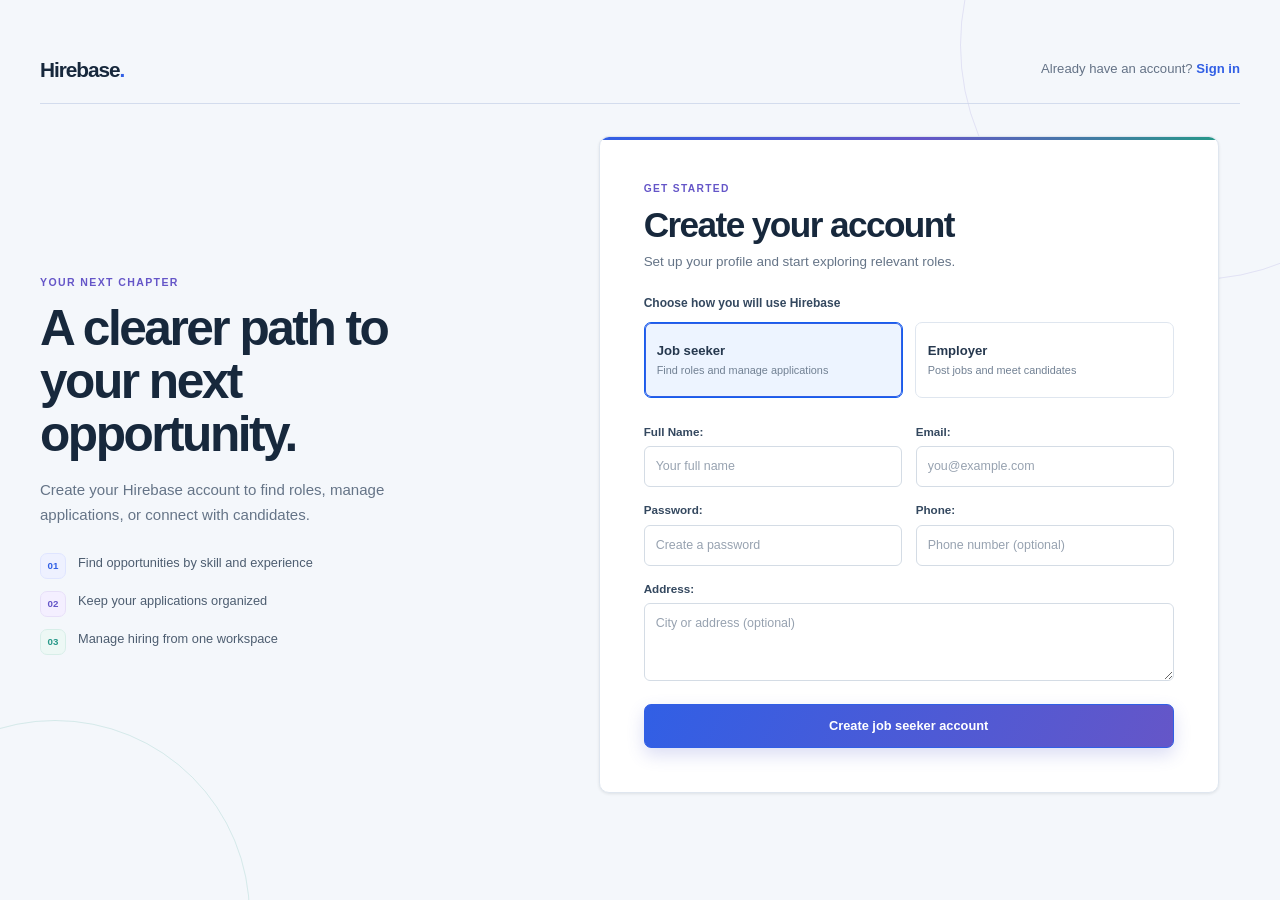
<file: frontend/register.html>
<!doctype html>
<html lang="en">
  <head>
    <meta http-equiv="Cache-Control" content="no-cache, no-store, must-revalidate" />
    <meta http-equiv="Pragma" content="no-cache" />
    <meta http-equiv="Expires" content="0" />
    <meta charset="UTF-8" />
    <meta name="viewport" content="width=device-width, initial-scale=1.0" />

    <title>Create your account - Hirebase</title>

    <link rel="stylesheet" href="css/base.css" />
    <link rel="stylesheet" href="css/auth.css" />

    <link rel="stylesheet" href="css/polish.css?v=20261026-register-premium-v3" />
    <link rel="stylesheet" href="css/auth-premium.css?v=20261026-auth-premium-v1" />
  </head>

  <body class="register-page">

    <header class="register-topbar">
      <a class="register-brand" href="../index.html" aria-label="Hirebase home">Hirebase<span>.</span></a>
      <p>Already have an account? <a href="login.html">Sign in</a></p>
    </header>

    <main class="register-layout">
      <section class="register-intro" aria-labelledby="registerIntroTitle">
        <p class="register-eyebrow">YOUR NEXT CHAPTER</p>
        <h1 id="registerIntroTitle">A clearer path to your next opportunity.</h1>
        <p class="register-lede">Create your Hirebase account to find roles, manage applications, or connect with candidates.</p>
        <ul class="register-benefits">
          <li><span>01</span> Find opportunities by skill and experience</li>
          <li><span>02</span> Keep your applications organized</li>
          <li><span>03</span> Manage hiring from one workspace</li>
        </ul>
      </section>

    <div class="container register-card">
      <p class="register-step">GET STARTED</p>

      <h2 class="account-heading" id="registerHeading">
        Create your account
      </h2>

      <p class="account-description" id="registerDescription">
        Set up your profile and find opportunities that fit your goals.
      </p>

      <form id="registerForm">

        <!-- ACCOUNT TYPE -->
        <div class="form-group">
          <p class="register-role-label" id="roleChoiceLabel">Choose how you will use Hirebase</p>

          <div class="register-type" role="radiogroup" aria-labelledby="roleChoiceLabel">

            <label class="type-option active" id="jobSeekerOption">
              <input
                type="radio"
                name="userType"
                value="job_seeker"
                checked
                aria-label="Job seeker"
              />
              <span class="role-title">Job seeker</span>
              <span class="role-description">Find roles and manage applications</span>
            </label>

            <label class="type-option" id="employerOption">
              <input
                type="radio"
                name="userType"
                value="employer"
                aria-label="Employer"
              />
              <span class="role-title">Employer</span>
              <span class="role-description">Post jobs and meet candidates</span>
            </label>

          </div>
        </div>


        <div class="register-fields-grid">
        <!-- FULL NAME -->
        <div class="form-group">
          <label for="fullName" id="fullNameLabel">
            Full Name:
          </label>

          <input
            type="text"
            id="fullName"
            name="fullName"
            autocomplete="name"
            placeholder="Your full name"
            required
          />
        </div>


        <!-- EMAIL -->
        <div class="form-group">

          <label for="email">
            Email:
          </label>

          <input
            type="email"
            id="email"
            name="email"
            autocomplete="email"
            placeholder="you@example.com"
            required
          />

        </div>


        <!-- PASSWORD -->
        <div class="form-group">

          <label for="password">
            Password:
          </label>

          <input
            type="password"
            id="password"
            name="password"
            autocomplete="new-password"
            placeholder="Create a password"
            required
          />

        </div>


        <!-- PHONE -->
        <div class="form-group">

          <label for="phone">
            Phone:
          </label>

          <input
            type="tel"
            id="phone"
            name="phone"
            autocomplete="tel"
            placeholder="Phone number (optional)"
          />

        </div>


        <!-- ADDRESS -->
        <div class="form-group full-width">

          <label for="address">
            Address:
          </label>

          <textarea
            id="address"
            name="address"
            rows="3"
            placeholder="City or address (optional)"
          ></textarea>

        </div>


        <!-- COMPANY INFORMATION -->
        <div
          id="companySection"
          class="company-section full-width"
          style="display: none;"
        >

          <div class="company-section-heading"><p>COMPANY PROFILE</p><h3>Company information</h3><span>Add the details candidates will recognize.</span></div>

          <div class="company-fields-grid">

          <div id="companyNameGroup" class="form-group">

            <label for="companyName">
              Company Name:
            </label>

            <input
              type="text"
              id="companyName"
              name="companyName"
            />

          </div>

          <div id="websiteGroup" class="form-group">

            <label for="website">
              Company Website:
            </label>

            <input
              type="url"
              id="website"
              name="website"
              placeholder="https://example.com"
            />

          </div>

          </div>

        </div>
        </div>


        <!-- REGISTER BUTTON -->
        <button type="submit" id="registerButton">
          Create job seeker account
        </button>

      </form>


      <!-- MESSAGE -->
      <p id="message" aria-live="polite"></p>


      <!-- LOGIN -->
      <p class="register-login-link">
        <a href="login.html">
          Already have an account? Login here
        </a>
      </p>

    </div>
    </main>


    <script src="script.js?v=20261026-register-premium-v1"></script>


    <!-- REGISTRATION UI -->
    <script>

      const jobSeekerRadio =
        document.querySelector(
          'input[name="userType"][value="job_seeker"]'
        );

      const employerRadio =
        document.querySelector(
          'input[name="userType"][value="employer"]'
        );

      const companySection =
        document.getElementById("companySection");

      const fullNameLabel =
        document.getElementById("fullNameLabel");

      const registerHeading =
        document.getElementById("registerHeading");

      const registerDescription =
        document.getElementById("registerDescription");

      const registerButton =
        document.getElementById("registerButton");

      const jobSeekerOption =
        document.getElementById("jobSeekerOption");

      const employerOption =
        document.getElementById("employerOption");

      const companyName =
        document.getElementById("companyName");


      function updateRegistrationForm() {

        if (employerRadio.checked) {

          /* COMPANY */

          companySection.style.display = "block";

          companyName.required = true;

          fullNameLabel.textContent =
            "Contact Person Name:";

          registerHeading.textContent =
            "Create your employer account";

          registerDescription.textContent =
            "Create an employer profile to post roles and review applications.";

          registerButton.textContent =
            "Create employer account";

          jobSeekerOption.classList.remove("active");

          employerOption.classList.add("active");

        } else {

          /* JOB SEEKER */

          companySection.style.display = "none";

          companyName.required = false;

          fullNameLabel.textContent =
            "Full Name:";

          registerHeading.textContent =
            "Create your account";

          registerDescription.textContent =
            "Set up your profile and start exploring relevant roles.";

          registerButton.textContent =
            "Create job seeker account";

          employerOption.classList.remove("active");

          jobSeekerOption.classList.add("active");

        }

      }


      jobSeekerRadio.addEventListener(
        "change",
        updateRegistrationForm
      );

      employerRadio.addEventListener(
        "change",
        updateRegistrationForm
      );


      updateRegistrationForm();

    </script>

  </body>
</html>
</file>
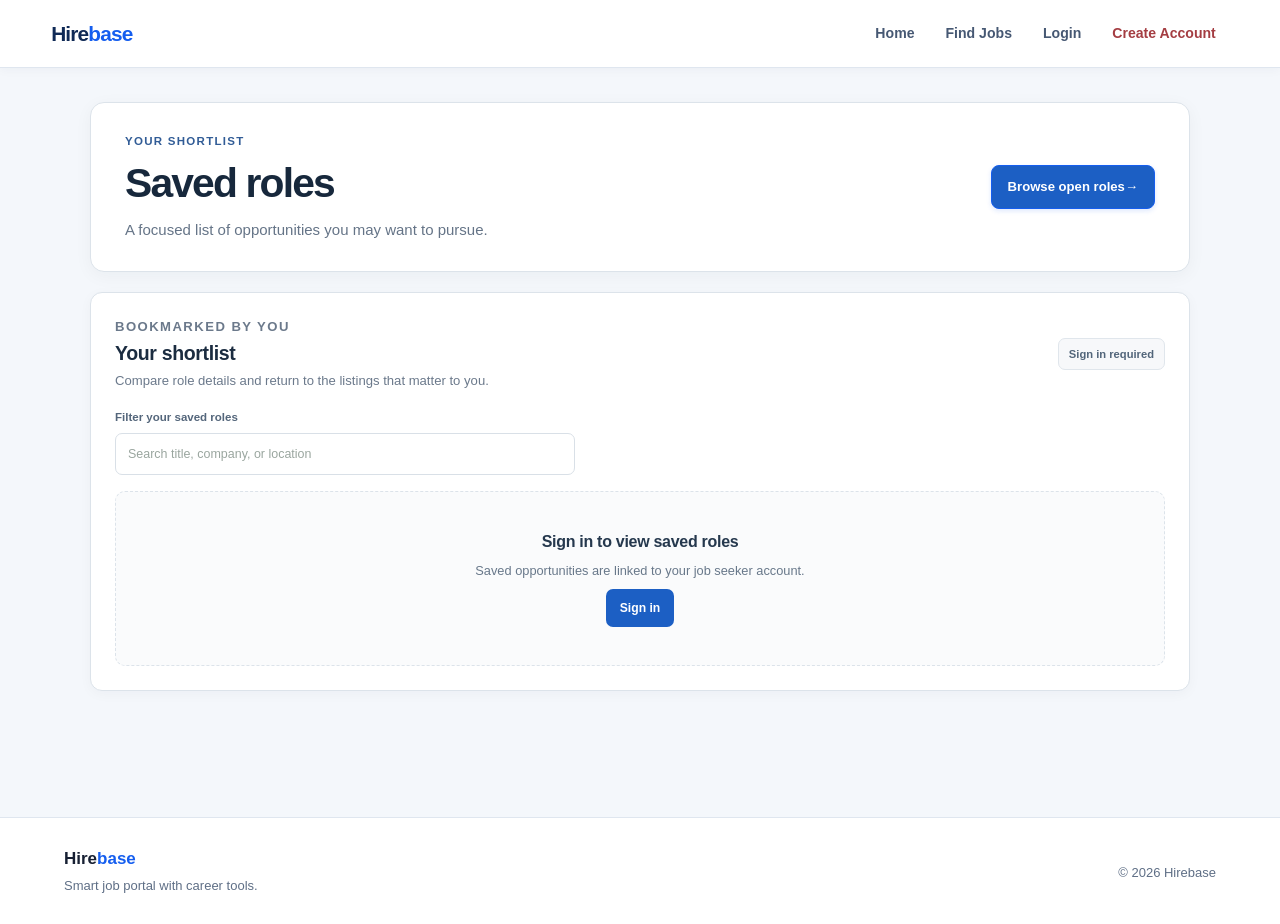
<file: frontend/saved-jobs.html>
<!doctype html>
<html lang="en">
  <head>
    <meta http-equiv="Cache-Control" content="no-cache, no-store, must-revalidate" />
    <meta http-equiv="Pragma" content="no-cache" />
    <meta http-equiv="Expires" content="0" />
    <meta charset="UTF-8" />
    <meta name="viewport" content="width=device-width, initial-scale=1.0" />

    <title>Saved Jobs - Hirebase</title>

    <link rel="stylesheet" href="css/base.css" />
    <link rel="stylesheet" href="css/app.css" />
    <link rel="stylesheet" href="css/saved-jobs.css" />
      <link rel="stylesheet" href="css/polish.css?v=20261026-saved-roles-v2" />
  </head>

  <body>
    <!-- ================= HEADER ================= -->

    <header class="app-header">
      <a href="job-seeker-dashboard.html" class="app-logo">
        Hire<span>base</span>
      </a>

      <nav class="app-nav">
        <a href="job-seeker-dashboard.html">Dashboard</a>
        <a href="search-jobs.html">Find Jobs</a>
        <a href="saved-jobs.html" class="active">Saved Jobs</a>
        <a href="profile.html?v=20261026-saved-roles-v2">My Profile</a>
        <a href="login.html" onclick="localStorage.clear()">Logout</a>
      </nav>
    </header>

    <!-- ================= MAIN ================= -->

    <main class="saved-jobs-page">
      <!-- Page heading -->

      <section class="saved-jobs-header">
        <div>
          <p class="saved-jobs-label">YOUR SHORTLIST</p>

          <h1>Saved roles</h1>

          <p>A focused list of opportunities you may want to pursue.</p>
        </div>

        <a href="search-jobs.html" class="saved-find-button">Browse open roles <span aria-hidden="true">&rarr;</span></a>
      </section>

      <!-- ================= MESSAGE ================= -->

      <div id="message"></div>

      <!-- ================= SAVED JOBS ================= -->

      <section class="saved-jobs-section" aria-labelledby="savedRolesTitle">
        <div class="saved-section-heading">
          <div>
            <p class="saved-section-eyebrow">BOOKMARKED BY YOU</p>
            <h2 id="savedRolesTitle">Your shortlist</h2>

            <p>Compare role details and return to the listings that matter to you.</p>
          </div>
          <span id="savedJobCount" class="saved-job-count" aria-live="polite">Loading</span>
        </div>

        <div class="saved-toolbar">
          <label for="savedJobFilter">Filter your saved roles</label>
          <input id="savedJobFilter" type="search" placeholder="Search title, company, or location" autocomplete="off" />
        </div>

        <div id="savedJobsList">
          <!-- Saved jobs will be displayed here dynamically -->
        </div>
      </section>
</main>

    <!-- ================= FOOTER ================= -->

    <footer class="app-footer">
      <div>
        <strong> Hire<span>base</span> </strong>

        <p>Smart job portal with career tools.</p>
      </div>

      <p>© 2026 Hirebase</p>
    </footer>

    <script src="script.js?v=20261026-saved-remove-fix-v1"></script>
  </body>
</html>
</file>
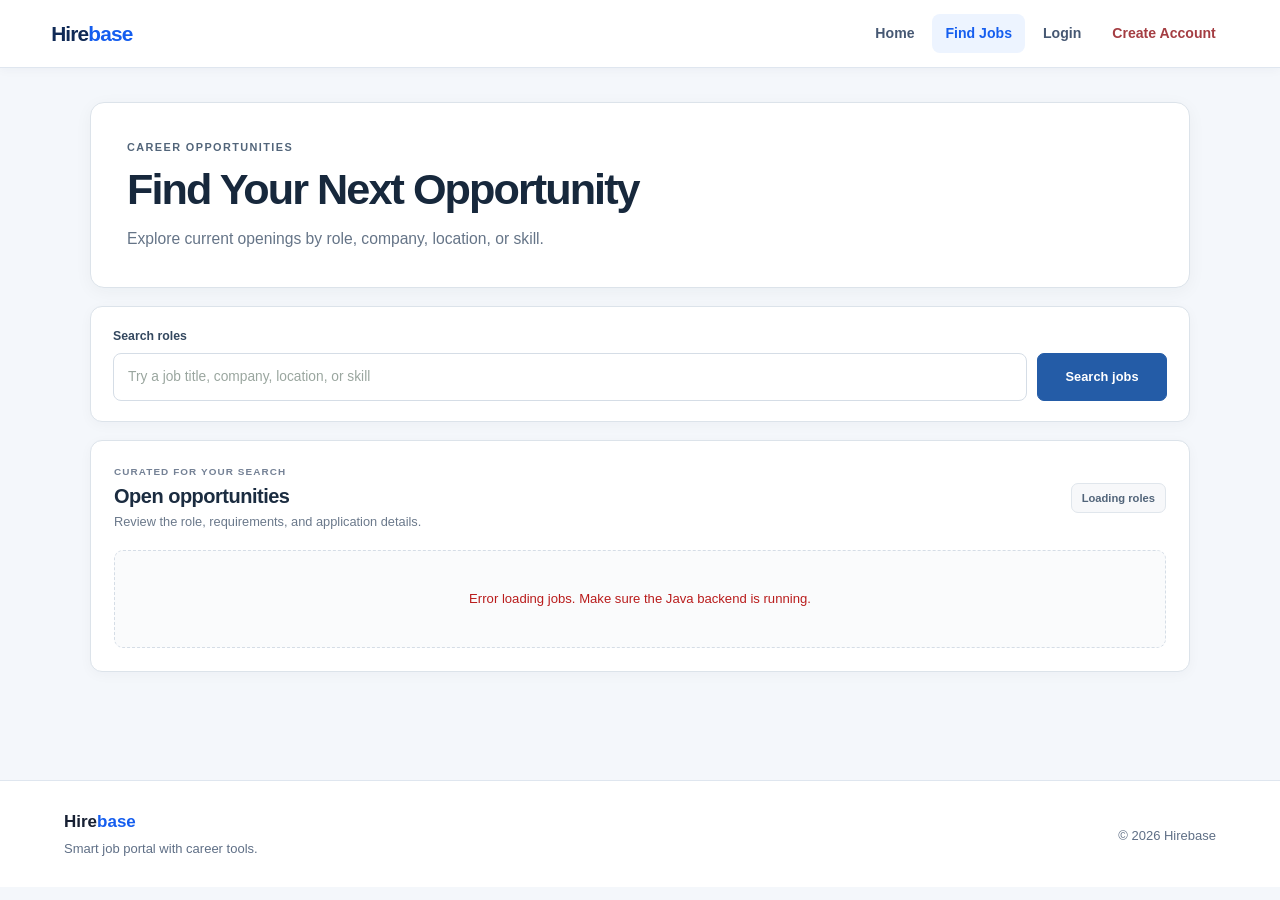
<file: frontend/search-jobs.html>
<!doctype html>
<html lang="en">
  <head>
    <meta http-equiv="Cache-Control" content="no-cache, no-store, must-revalidate" />
    <meta http-equiv="Pragma" content="no-cache" />
    <meta http-equiv="Expires" content="0" />
    <meta charset="UTF-8" />
    <meta name="viewport" content="width=device-width, initial-scale=1.0" />

    <title>Find Jobs - Hirebase</title>

    <link rel="stylesheet" href="css/base.css" />
    <link rel="stylesheet" href="css/app.css" />
    <link rel="stylesheet" href="css/jobs.css" />
      <link rel="stylesheet" href="css/polish.css?v=20261026-minimal-actions-v1" />
  </head>

  <body>
    <!-- ================= HEADER ================= -->

    <header class="app-header">
      <a href="job-seeker-dashboard.html" class="app-logo">
        Hire<span>base</span>
      </a>

      <nav class="app-nav">
        <a href="job-seeker-dashboard.html">Dashboard</a>
        <a href="search-jobs.html" class="active">Find Jobs</a>
        <a href="saved-jobs.html">Saved Jobs</a>
        <a href="profile.html?v=20261026-search-nav-polish-v1">My Profile</a>
        <a href="login.html" onclick="localStorage.clear()">Logout</a>
      </nav>
    </header>

    <!-- ================= MAIN ================= -->

    <main class="jobs-page">
      <!-- Page heading -->

      <section class="jobs-header">
        <div>
          <p class="jobs-label">CAREER OPPORTUNITIES</p>

          <h1>Find Your Next Opportunity</h1>

          <p>
            Explore current openings by role, company, location, or skill.
          </p>
        </div>
      </section>

      <!-- ================= SEARCH ================= -->

      <section class="job-search-box">
        <form id="searchForm">
          <div class="search-input-area">
            <label for="keyword">Search roles</label>

            <div class="search-row">
              <input
                type="text"
                id="keyword"
                name="keyword"
                placeholder="Try a job title, company, location, or skill"
                autocomplete="off"
              />

              <button type="submit" class="jobs-search-submit">Search jobs</button>
            </div>
          </div>
        </form>

        <div id="message"></div>
      </section>

      <!-- ================= JOB LISTINGS ================= -->

      <section class="jobs-results">
        <div class="results-heading">
          <div>
            <p class="results-eyebrow">CURATED FOR YOUR SEARCH</p>
            <h2>Open opportunities</h2>

            <p>Review the role, requirements, and application details.</p>
          </div>
          <span class="jobs-count" id="jobsCount" aria-live="polite">Loading roles</span>
        </div>

        <div id="jobListings">
          <!-- Jobs will be displayed here dynamically -->
        </div>
      </section>
    </main>

    <!-- ================= FOOTER ================= -->

    <footer class="app-footer">
      <div>
        <strong> Hire<span>base</span> </strong>

        <p>Smart job portal with career tools.</p>
      </div>

      <p>© 2026 Hirebase</p>
    </footer>

    <script src="script.js?v=20261026-find-jobs-premium-v1"></script>
  </body>
</html>
</file>
<file: frontend/css/home.css>
/* =========================================================
   HIREBASE - PROFESSIONAL HOME PAGE
   ========================================================= */

* {
    margin: 0;
    padding: 0;
    box-sizing: border-box;
}

html {
    scroll-behavior: smooth;
}

body {
    font-family: Arial, Helvetica, sans-serif;
    background: #ffffff;
    color: #172033;
    line-height: 1.5;
}

a {
    text-decoration: none;
}

button {
    font-family: inherit;
}


/* ================= HEADER ================= */

.home-header {
    width: 100%;
    height: 72px;

    display: flex;
    align-items: center;
    justify-content: space-between;

    padding: 0 7%;

    background: rgba(255, 255, 255, 0.96);
    border-bottom: 1px solid #e5e7eb;

    position: sticky;
    top: 0;
    z-index: 1000;
}

.home-logo {
    font-size: 25px;
    font-weight: 800;
    letter-spacing: -0.7px;

    color: #172033;
}

.home-logo span {
    color: #2563eb;
}

.home-nav {
    display: flex;
    align-items: center;
    gap: 8px;
}

.home-nav a {
    padding: 9px 13px;

    color: #475569;

    border-radius: 7px;

    font-size: 13px;
    font-weight: 700;

    transition: 0.2s ease;
}

.home-nav a:hover {
    background: #f1f5f9;
    color: #172033;
}

.home-nav .nav-login {
    color: #2563eb;
}

.home-nav .nav-button {
    padding: 10px 17px;

    background: #2563eb;
    color: #ffffff;
}

.home-nav .nav-button:hover {
    background: #1d4ed8;
}


/* ================= HERO ================= */

.home-hero {
    min-height: 650px;

    display: flex;
    align-items: center;
    justify-content: space-between;

    gap: 70px;

    padding: 80px 7%;

    background:
        radial-gradient(circle at 80% 20%, #dbeafe 0, transparent 30%),
        linear-gradient(135deg, #f8fbff, #ffffff);
}

.hero-content {
    max-width: 650px;
}

.hero-badge {
    display: inline-flex;
    align-items: center;
    gap: 7px;

    padding: 7px 12px;

    background: #eff6ff;
    color: #2563eb;

    border: 1px solid #dbeafe;
    border-radius: 20px;

    font-size: 12px;
    font-weight: 800;
    letter-spacing: 0.4px;

    margin-bottom: 20px;
}

.hero-content h1 {
    font-size: 56px;
    line-height: 1.08;
    letter-spacing: -1.8px;

    color: #111827;

    margin-bottom: 22px;
}

.hero-content h1 span {
    color: #2563eb;
}

.hero-content > p {
    max-width: 590px;

    color: #64748b;

    font-size: 17px;
    line-height: 1.75;

    margin-bottom: 30px;
}

.hero-buttons {
    display: flex;
    align-items: center;
    gap: 12px;

    flex-wrap: wrap;
}

.primary-button,
.secondary-button {
    display: inline-flex;
    align-items: center;
    justify-content: center;

    padding: 13px 20px;

    border-radius: 8px;

    font-size: 14px;
    font-weight: 800;

    transition: 0.2s ease;
}

.primary-button {
    background: #2563eb;
    color: #ffffff;

    box-shadow: 0 8px 18px rgba(37, 99, 235, 0.18);
}

.primary-button:hover {
    background: #1d4ed8;
    transform: translateY(-1px);
}

.secondary-button {
    background: #ffffff;
    color: #2563eb;

    border: 1px solid #bfdbfe;
}

.secondary-button:hover {
    background: #eff6ff;
}


/* ================= HERO VISUAL ================= */

.hero-visual {
    width: 430px;
    flex-shrink: 0;

    position: relative;
}

.dashboard-preview {
    background: #ffffff;

    border: 1px solid #e5e7eb;
    border-radius: 18px;

    padding: 20px;

    box-shadow:
        0 25px 60px rgba(15, 23, 42, 0.12),
        0 5px 15px rgba(15, 23, 42, 0.05);
}

.preview-top {
    display: flex;
    align-items: center;
    justify-content: space-between;

    margin-bottom: 18px;
}

.preview-top h3 {
    font-size: 16px;
}

.preview-status {
    padding: 5px 8px;

    background: #ecfdf5;
    color: #047857;

    border-radius: 6px;

    font-size: 10px;
    font-weight: 800;
}

.preview-job {
    padding: 17px;

    border: 1px solid #e5e7eb;
    border-radius: 11px;

    margin-bottom: 10px;
}

.preview-job:last-child {
    margin-bottom: 0;
}

.preview-job-title {
    font-size: 15px;
    font-weight: 800;

    color: #172033;

    margin-bottom: 4px;
}

.preview-company {
    color: #64748b;
    font-size: 12px;

    margin-bottom: 12px;
}

.preview-bottom {
    display: flex;
    align-items: center;
    justify-content: space-between;
}

.preview-tags {
    display: flex;
    gap: 5px;
    flex-wrap: wrap;
}

.preview-tag {
    padding: 4px 7px;

    background: #f1f5f9;
    color: #64748b;

    border-radius: 5px;

    font-size: 9px;
    font-weight: 700;
}

.preview-match {
    color: #047857;

    font-size: 12px;
    font-weight: 800;
}


/* ================= TRUST BAR ================= */

.trust-bar {
    padding: 25px 7%;

    background: #ffffff;

    border-bottom: 1px solid #e5e7eb;
}

.trust-content {
    max-width: 1100px;
    margin: auto;

    display: flex;
    align-items: center;
    justify-content: space-between;

    gap: 20px;
}

.trust-content p {
    color: #94a3b8;

    font-size: 12px;
    font-weight: 700;
}

.trust-items {
    display: flex;
    gap: 25px;
}

.trust-item {
    color: #64748b;

    font-size: 12px;
    font-weight: 700;
}


/* ================= SECTION COMMON ================= */

.home-section {
    padding: 85px 7%;
}

.section-heading {
    max-width: 680px;

    margin: 0 auto 45px;

    text-align: center;
}

.section-label {
    display: inline-block;

    color: #2563eb;

    font-size: 11px;
    font-weight: 800;

    letter-spacing: 1.5px;

    margin-bottom: 9px;
}

.section-heading h2 {
    color: #111827;

    font-size: 36px;
    line-height: 1.2;

    margin-bottom: 13px;
}

.section-heading p {
    color: #64748b;

    font-size: 15px;
    line-height: 1.7;
}


/* ================= FEATURES ================= */

.features-section {
    background: #ffffff;
}

.feature-grid {
    max-width: 1100px;
    margin: auto;

    display: grid;
    grid-template-columns: repeat(4, 1fr);

    gap: 16px;
}

.feature-card {
    padding: 24px;

    background: #ffffff;

    border: 1px solid #e5e7eb;
    border-radius: 13px;

    transition: 0.2s ease;
}

.feature-card:hover {
    transform: translateY(-3px);

    border-color: #bfdbfe;

    box-shadow: 0 12px 30px rgba(15, 23, 42, 0.07);
}

.feature-icon {
    width: 42px;
    height: 42px;

    display: flex;
    align-items: center;
    justify-content: center;

    background: #eff6ff;
    color: #2563eb;

    border-radius: 10px;

    font-size: 19px;

    margin-bottom: 17px;
}

.feature-card h3 {
    color: #172033;

    font-size: 16px;

    margin-bottom: 8px;
}

.feature-card p {
    color: #64748b;

    font-size: 13px;
    line-height: 1.65;
}


/* ================= STATS ================= */

.stats-section {
    background: #f8fafc;
}

.stats-grid {
    max-width: 900px;
    margin: auto;

    display: grid;
    grid-template-columns: repeat(3, 1fr);

    gap: 16px;
}

.stat-box {
    padding: 25px;

    text-align: center;

    background: #ffffff;

    border: 1px solid #e5e7eb;
    border-radius: 12px;
}

.stat-box strong {
    display: block;

    color: #2563eb;

    font-size: 30px;
    margin-bottom: 4px;
}

.stat-box span {
    color: #64748b;

    font-size: 12px;
    font-weight: 700;
}


/* ================= HOW IT WORKS ================= */

.steps-section {
    background: #ffffff;
}

.steps-grid {
    max-width: 1000px;
    margin: auto;

    display: grid;
    grid-template-columns: repeat(3, 1fr);

    gap: 20px;
}

.step-card {
    position: relative;

    padding: 25px;

    background: #f8fafc;

    border: 1px solid #e5e7eb;
    border-radius: 13px;
}

.step-number {
    width: 34px;
    height: 34px;

    display: flex;
    align-items: center;
    justify-content: center;

    background: #2563eb;
    color: #ffffff;

    border-radius: 50%;

    font-size: 13px;
    font-weight: 800;

    margin-bottom: 15px;
}

.step-card h3 {
    font-size: 16px;

    margin-bottom: 7px;
}

.step-card p {
    color: #64748b;

    font-size: 13px;
    line-height: 1.65;
}


/* ================= CTA ================= */

.home-cta {
    padding: 70px 7%;

    background: #172033;

    text-align: center;
}

.home-cta h2 {
    color: #ffffff;

    font-size: 35px;

    margin-bottom: 12px;
}

.home-cta p {
    max-width: 600px;

    margin: 0 auto 25px;

    color: #cbd5e1;

    font-size: 14px;
    line-height: 1.7;
}

.cta-button {
    display: inline-flex;

    padding: 13px 21px;

    background: #2563eb;
    color: #ffffff;

    border-radius: 8px;

    font-size: 14px;
    font-weight: 800;

    transition: 0.2s ease;
}

.cta-button:hover {
    background: #3b82f6;
}


/* ================= FOOTER ================= */

.home-footer {
    padding: 45px 7% 22px;

    background: #111827;

    color: #ffffff;
}

.footer-grid {
    max-width: 1100px;
    margin: auto;

    display: grid;
    grid-template-columns: 2fr 1fr 1fr 1fr;

    gap: 40px;
}

.footer-brand h3 {
    font-size: 21px;
    margin-bottom: 9px;
}

.footer-brand h3 span {
    color: #60a5fa;
}

.footer-brand p {
    max-width: 360px;

    color: #94a3b8;

    font-size: 12px;
    line-height: 1.7;
}

.footer-column h4 {
    font-size: 13px;

    margin-bottom: 13px;
}

.footer-column a {
    display: block;

    color: #94a3b8;

    font-size: 12px;

    margin-bottom: 8px;
}

.footer-column a[hidden] {
    display: none !important;
}

.footer-column a:hover {
    color: #ffffff;
}

.footer-bottom {
    max-width: 1100px;

    margin: 35px auto 0;
    padding-top: 18px;

    border-top: 1px solid #374151;

    text-align: center;

    color: #64748b;

    font-size: 11px;
}


/* ================= RESPONSIVE ================= */

@media (max-width: 1000px) {

    .home-hero {
        padding: 65px 6%;
        gap: 40px;
    }

    .hero-content h1 {
        font-size: 45px;
    }

    .hero-visual {
        width: 370px;
    }

    .feature-grid {
        grid-template-columns: repeat(2, 1fr);
    }

    .trust-items {
        gap: 12px;
    }

}


@media (max-width: 800px) {

    .home-header {
        padding: 15px 5%;
        height: auto;
        min-height: 70px;
    }

    .home-hero {
        flex-direction: column;
        text-align: center;

        padding: 60px 5%;
    }

    .hero-content > p {
        margin-left: auto;
        margin-right: auto;
    }

    .hero-buttons {
        justify-content: center;
    }

    .hero-visual {
        width: 100%;
        max-width: 450px;
    }

    .trust-content {
        flex-direction: column;
    }

    .steps-grid {
        grid-template-columns: 1fr;
    }

    .footer-grid {
        grid-template-columns: 1fr 1fr;
    }

}


@media (max-width: 600px) {

    .home-header {
        flex-direction: column;
        gap: 12px;
    }

    .home-nav {
        width: 100%;
        justify-content: center;
        flex-wrap: wrap;
    }

    .hero-content h1 {
        font-size: 37px;
        letter-spacing: -1px;
    }

    .hero-content > p {
        font-size: 15px;
    }

    .dashboard-preview {
        padding: 15px;
    }

    .feature-grid {
        grid-template-columns: 1fr;
    }

    .stats-grid {
        grid-template-columns: 1fr;
    }

    .section-heading h2 {
        font-size: 29px;
    }

    .home-section {
        padding: 65px 5%;
    }

    .home-cta h2 {
        font-size: 29px;
    }

    .footer-grid {
        grid-template-columns: 1fr;
        gap: 25px;
    }

    .trust-items {
        flex-wrap: wrap;
        justify-content: center;
    }

}
</file>
<file: frontend/css/polish.css>
/* Hirebase design system: calm, readable surfaces with one clear action color. */
:root {
  color-scheme: light;
  --ink: #17283c;
  --muted: #64748b;
  --surface: #ffffff;
  --canvas: #f4f7fb;
  --line: #dce5f0;
  --brand: #245ca7;
  --brand-hover: #193f73;
  --brand-soft: #ebf2fa;
  --accent: #d9a34f;
  --accent-cool: #2f9b91;
  --radius: 18px;
  --shadow: 0 14px 36px rgba(29, 42, 36, .07);
}

*, *::before, *::after { box-sizing: border-box; }
html { scroll-behavior: smooth; }
body {
  background: var(--canvas);
  color: var(--ink);
  font-family: Inter, ui-sans-serif, system-ui, -apple-system, BlinkMacSystemFont, "Segoe UI", sans-serif;
  font-size: 15px;
  line-height: 1.65;
  -webkit-font-smoothing: antialiased;
}
h1, h2, h3, h4 { color: var(--ink); letter-spacing: -.035em; }
h1 { font-size: clamp(2rem, 4vw, 3.35rem); line-height: 1.08; }
h2 { font-size: clamp(1.35rem, 2.5vw, 1.9rem); line-height: 1.2; }
p { color: var(--muted); }
a { color: var(--brand); text-underline-offset: 3px; }
a:hover { color: var(--brand-hover); }
:focus-visible { outline: 3px solid rgba(36, 92, 167, .35); outline-offset: 3px; }

input, textarea, select {
  min-height: 46px;
  padding: 11px 14px;
  border: 1px solid var(--line);
  border-radius: 11px;
  background: var(--surface);
  color: var(--ink);
  font-size: 15px;
  transition: border-color .18s ease, box-shadow .18s ease;
}
textarea { min-height: 112px; }
input::placeholder, textarea::placeholder { color: #9aa69f; }
input:focus, textarea:focus, select:focus {
  border-color: var(--brand);
  box-shadow: 0 0 0 4px rgba(36, 92, 167, .1);
  outline: none;
}
label { color: var(--ink); font-size: .9rem; font-weight: 650; }
button, .primary-button, .profile-find-button, .saved-find-button,
.employer-primary-button, .dashboard-primary-button, .cta-button {
  min-height: 46px;
  padding: 11px 18px;
  border: 1px solid var(--brand);
  border-radius: 11px;
  background: var(--brand);
  color: #fff;
  font: inherit;
  font-weight: 650;
  box-shadow: 0 5px 12px rgba(36, 92, 167, .14);
  transition: background .18s ease, transform .18s ease, box-shadow .18s ease;
}
button:hover, .primary-button:hover, .profile-find-button:hover, .saved-find-button:hover,
.employer-primary-button:hover, .dashboard-primary-button:hover, .cta-button:hover {
  background: var(--brand-hover);
  color: #fff;
  text-decoration: none;
  transform: translateY(-1px);
  box-shadow: 0 8px 18px rgba(36, 92, 167, .2);
}
button:disabled { cursor: wait; opacity: .65; transform: none; }

.app-header, .home-header {
  min-height: 74px;
  padding-inline: max(5vw, calc((100vw - 1240px) / 2));
  border-bottom: 1px solid rgba(226, 232, 225, .9);
  background: rgba(255, 255, 255, .92);
  box-shadow: 0 4px 18px rgba(29, 42, 36, .035);
  backdrop-filter: blur(14px);
}
.app-logo, .home-logo, .auth-logo { color: var(--ink); font-size: 1.45rem; letter-spacing: -.06em; }
.app-logo span, .home-logo span, .auth-logo span, .app-footer strong span { color: var(--brand); }
.app-nav a, .home-nav a { border-radius: 10px; color: var(--muted); font-size: .9rem; font-weight: 600; }
.app-nav a.active, .app-nav a:hover { background: var(--brand-soft); color: var(--brand-hover); }
.app-nav .nav-button, .home-nav .nav-button { background: var(--brand); color: #fff; }
.app-footer { margin-top: 72px; border-color: var(--line); background: var(--surface); }

.dashboard-page, .employer-page, .profile-page, .jobs-page,
.saved-jobs-page, .job-details-page, .employer-profile-page {
  width: min(1160px, calc(100% - 48px));
  margin: 0 auto;
  padding-block: 52px;
}
.profile-header, .jobs-header, .saved-jobs-header, .job-details-header,
.employer-welcome, .employer-profile-header, .dashboard-welcome {
  margin-bottom: 30px;
  padding: clamp(26px, 5vw, 48px);
  border: 1px solid var(--line);
  border-radius: 24px;
  background: linear-gradient(120deg, #fff 0%, #f0f5fc 100%);
  box-shadow: var(--shadow);
}
.profile-label, .jobs-label, .saved-jobs-label, .job-details-label,
.employer-label, .dashboard-label, .section-label {
  color: var(--brand);
  font-size: .73rem;
  font-weight: 750;
  letter-spacing: .12em;
}
.profile-header h1, .jobs-header h1, .saved-jobs-header h1,
.job-details-header h1, .employer-welcome h1, .dashboard-welcome h1,
.employer-profile-header h1 { margin: 5px 0 12px; }
.profile-card, .job-search-box, .jobs-results,
.saved-jobs-section, .saved-help-card, .job-details-card, .ats-card,
.employer-stat-card, .employer-jobs-section, .dashboard-card,
.auth-card, .post-job-card, .employer-profile-card, .profile-tool {
  border: 1px solid var(--line);
  border-radius: var(--radius);
  background: var(--surface);
  box-shadow: var(--shadow);
}
.profile-card, .job-search-box, .jobs-results, .saved-jobs-section,
.job-details-card, .ats-card, .employer-profile-card, .post-job-card { padding: clamp(22px, 4vw, 34px); }
.profile-card + .profile-card, .profile-tools { margin-top: 22px; }
.profile-card-header { margin-bottom: 24px; }
.profile-card-header h2 { margin: 3px 0 6px; }
.profile-tools { gap: 18px; }
.profile-tool { padding: 24px; }
.profile-tool h3 { margin-bottom: 8px; }
.profile-save-area, .resume-upload-area, .skill-gap-form { margin-top: 20px; }
.jobs-results, .saved-jobs-section { margin-top: 24px; }
.job-card, #jobsList .job-card, .saved-job-card {
  padding: 23px;
  border: 1px solid var(--line);
  border-radius: 15px;
  background: #fff;
  box-shadow: 0 6px 20px rgba(29, 42, 36, .045);
  transition: transform .18s ease, box-shadow .18s ease;
}
.job-card:hover, #jobsList .job-card:hover, .saved-job-card:hover {
  transform: translateY(-2px);
  box-shadow: 0 14px 30px rgba(29, 42, 36, .09);
}
.saved-help-card { padding: 22px 26px; }
.ats-card { margin-top: 24px; }
.app-footer { padding-inline: max(5vw, calc((100vw - 1240px) / 2)); }

.auth-page { background: radial-gradient(ellipse at 10% 10%, #e7effb, transparent 42%), var(--canvas); }
.auth-card { padding: clamp(26px, 4vw, 42px); }
.login-hint { margin: -4px 0 18px; font-size: .88rem; }
.auth-info h1 { letter-spacing: -.045em; }
.auth-info h1 span { color: var(--brand); }
body:has(#registerForm) { min-height: 100vh; padding: 36px 16px; background: radial-gradient(ellipse at 85% 10%, #e7effb, transparent 35%), var(--canvas); }
body:has(#registerForm) .container {
  width: min(100%, 620px);
  margin: 0 auto;
  padding: clamp(24px, 5vw, 44px);
  border: 1px solid var(--line);
  border-radius: 22px;
  background: var(--surface);
  box-shadow: var(--shadow);
}
body:has(#registerForm) .account-heading { font-size: clamp(1.7rem, 4vw, 2.2rem); letter-spacing: -.045em; }
body:has(#registerForm) .register-type { gap: 12px; }
body:has(#registerForm) .type-option { border: 1px solid var(--line); border-radius: 13px; }
body:has(#registerForm) .type-option.active, body:has(#registerForm) .type-option:hover { border-color: var(--brand); background: var(--brand-soft); }
body:has(#registerForm) .company-section { border-color: var(--line); border-radius: 14px; background: #f7f9fc; }
body:has(.post-job-container) { min-height: 100vh; background: radial-gradient(ellipse at 90% 5%, #e7effb, transparent 32%), var(--canvas); }
.post-job-container { width: min(100% - 32px, 860px); margin: 0 auto; padding-block: 48px; }
.post-job-header { margin-bottom: 22px; }
.post-job-header h1 { letter-spacing: -.045em; }
.post-job-card { padding: clamp(22px, 4vw, 38px); }
.form-hint, .profile-field > span, .skill-gap-form > span { color: var(--muted); font-size: .83rem; }
.employer-job-card { margin-bottom: 18px; }
.employer-job-heading, .applicant-details { display: flex; align-items: flex-start; justify-content: space-between; gap: 16px; }
.employer-job-heading h3, .applicant-details h4 { margin: 0 0 4px; }
.employer-job-heading p, .application-date { margin: 0; font-size: .88rem; }
.applicant-count, .application-status { flex: 0 0 auto; border-radius: 999px; padding: 5px 10px; background: var(--brand-soft); color: var(--brand-hover); font-size: .78rem; font-weight: 700; }
.applicant-list { display: grid; gap: 12px; margin-top: 18px; }
.applicant-card, .candidate-application { padding: 17px; border: 1px solid var(--line); border-radius: 14px; background: #fbfcfa; }
.applicant-details a { font-size: .88rem; }
.application-date { margin-block: 10px; }
.resume-link { display: inline-block; margin-block: 4px 12px; font-weight: 650; }
.application-actions { display: flex; flex-wrap: wrap; gap: 9px; }
.application-actions button { min-height: 38px; padding: 7px 14px; font-size: .88rem; }
.application-actions .secondary-decision { border-color: #ead1cd; background: #fff; color: #a5453d; box-shadow: none; }
.application-actions .secondary-decision:hover { background: #fff5f3; color: #8f3931; }
.application-status.status-rejected, .application-status.status-not-selected { background: #f8eae8; color: #98483f; }
.application-status.status-under-review, .application-status.status-new { background: #fff3dd; color: #845c18; }
.application-updates { margin-top: 36px; }
.application-updates #applicationUpdates { display: grid; gap: 12px; margin-top: 15px; }
.candidate-application { display: flex; align-items: flex-start; justify-content: space-between; gap: 18px; }
.candidate-application h3 { margin: 0 0 5px; font-size: 1.08rem; }
.candidate-application p { margin: 0; }
.candidate-application .application-company { margin-bottom: 3px; color: var(--brand); font-size: .82rem; font-weight: 700; }
.candidate-application.has-decision { border-color: #cfe3d4; background: #f8fcf8; }
.empty-applicants, .empty-state { padding: 20px; border: 1px dashed var(--line); border-radius: 12px; }
#message > .error, #resumeMessage > .error, #skillGapResult > .error,
#atsResult > .error { padding: 12px 15px; border: 1px solid #f1d2ce; border-radius: 11px; background: #fff5f3; color: #a5453d; }
#message > .success, #resumeMessage > .success { padding: 12px 15px; border: 1px solid #cde4d2; border-radius: 11px; background: #eff8f0; color: #276747; }
.home-header { position: sticky; }
.home-hero {
  min-height: 610px;
  background: radial-gradient(ellipse at 82% 26%, #e7effb 0, transparent 31%), linear-gradient(135deg, #f5f8fc, #fff 60%);
}
.hero-content h1 { color: var(--ink); letter-spacing: -.055em; }
.hero-content h1 span { color: var(--brand); }
.hero-badge { border-color: #d3e6d8; border-radius: 999px; background: var(--brand-soft); color: var(--brand); }
.secondary-button { border: 1px solid var(--line); border-radius: 11px; background: #fff; color: var(--ink); }
.secondary-button:hover { background: #f4f7f3; color: var(--ink); }
.stat-card, .action-card, .employer-stat-card, .dashboard-stat-card, .dashboard-action-card {
  border: 1px solid var(--line);
  border-radius: var(--radius);
  background: var(--surface);
  box-shadow: var(--shadow);
}
.action-card { transition: transform .18s ease, box-shadow .18s ease; }
.action-card:hover { transform: translateY(-2px); box-shadow: var(--shadow); }
.dashboard-stat-value, .match-badge { color: var(--brand); }

@media (max-width: 700px) {
  .dashboard-page, .employer-page, .profile-page, .jobs-page,
  .saved-jobs-page, .job-details-page, .employer-profile-page {
    width: min(100% - 28px, 1160px);
    padding-block: 28px;
  }
  .app-header, .home-header { padding: 14px 18px; }
  .app-nav, .home-nav { gap: 3px; }
  .app-nav a, .home-nav a { padding: 7px 9px; font-size: .82rem; }
  .profile-header, .jobs-header, .saved-jobs-header, .job-details-header,
  .employer-welcome, .employer-profile-header, .dashboard-welcome { border-radius: 18px; }
}
@media (prefers-reduced-motion: reduce) {
  *, *::before, *::after { scroll-behavior: auto !important; transition-duration: .01ms !important; }
}

/* Refined job-network system: neutral surfaces, compact hierarchy, restrained blue. */
:root {
  --ink: #1f2328;
  --muted: #5e6672;
  --surface: #fff;
  --canvas: #f3f2ef;
  --line: #d8dde3;
  --brand: #0a66c2;
  --brand-hover: #004182;
  --brand-soft: #e8f3ff;
  --accent: #b18b48;
  --radius: 10px;
  --shadow: 0 1px 3px rgba(31, 35, 40, .10);
}

body { font-family: Inter, -apple-system, BlinkMacSystemFont, "Segoe UI", Arial, sans-serif; line-height: 1.5; }
h1, h2, h3, h4 { letter-spacing: -.018em; }
h1 { font-size: clamp(1.8rem, 3vw, 2.6rem); }
h2 { font-size: clamp(1.3rem, 2vw, 1.65rem); }
p { line-height: 1.55; }
:focus-visible { outline: 2px solid rgba(10, 102, 194, .6); outline-offset: 2px; }

input, textarea, select { min-height: 42px; border-radius: 6px; }
textarea { min-height: 104px; }
button, .primary-button, .profile-find-button, .saved-find-button,
.employer-primary-button, .dashboard-primary-button, .cta-button {
  min-height: 40px; border-radius: 6px; box-shadow: none; font-weight: 650;
}
button:hover, .primary-button:hover, .profile-find-button:hover, .saved-find-button:hover,
.employer-primary-button:hover, .dashboard-primary-button:hover, .cta-button:hover {
  transform: none; box-shadow: none;
}

.app-header, .home-header {
  min-height: 62px; border-bottom-color: var(--line); background: #fff; box-shadow: none; backdrop-filter: none;
}
.app-logo, .home-logo, .auth-logo { font-size: 1.3rem; letter-spacing: -.04em; }
.app-nav a, .home-nav a { border-radius: 5px; }
.app-nav a.active, .app-nav a:hover { background: #f3f6f8; color: var(--ink); }
.app-footer { margin-top: 48px; }

.dashboard-page, .employer-page, .profile-page, .jobs-page,
.saved-jobs-page, .job-details-page, .employer-profile-page {
  width: min(1128px, calc(100% - 40px)); padding-block: 30px;
}
.profile-header, .jobs-header, .saved-jobs-header, .job-details-header,
.employer-welcome, .employer-profile-header, .dashboard-welcome {
  margin-bottom: 22px; padding: 26px 0; border: 0; border-bottom: 1px solid var(--line);
  border-radius: 0; background: transparent; box-shadow: none;
}
.profile-label, .jobs-label, .saved-jobs-label, .job-details-label,
.employer-label, .dashboard-label, .section-label { font-size: .72rem; letter-spacing: .08em; }
.profile-card, .job-search-box, .jobs-results,
.saved-jobs-section, .saved-help-card, .job-details-card, .ats-card,
.employer-stat-card, .employer-jobs-section, .dashboard-card,
.auth-card, .post-job-card, .employer-profile-card, .profile-tool,
.stat-card, .action-card, .dashboard-stat-card, .dashboard-action-card {
  border-radius: 8px; box-shadow: 0 1px 2px rgba(31, 35, 40, .07);
}
.profile-card, .job-search-box, .jobs-results, .saved-jobs-section,
.job-details-card, .ats-card, .employer-profile-card, .post-job-card { padding: 22px; }
.job-card, #jobsList .job-card, .saved-job-card {
  padding: 18px; border-radius: 8px; box-shadow: none; transition: border-color .15s ease;
}
.job-card:hover, #jobsList .job-card:hover, .saved-job-card:hover {
  transform: none; border-color: #aab4bf; box-shadow: none;
}
.saved-help-card { padding: 18px 20px; }

.auth-page, body:has(#registerForm), body:has(.post-job-container) { background: var(--canvas); }
.auth-card { padding: clamp(24px, 4vw, 36px); }
body:has(#registerForm) .container {
  border-radius: 10px; box-shadow: 0 1px 3px rgba(31, 35, 40, .10);
}
body:has(#registerForm) .type-option { border-radius: 7px; }
body:has(#registerForm) .company-section { border-radius: 8px; background: #f8f9fa; }
.post-job-container { padding-block: 30px; }
.post-job-card { padding: 22px; }

.employer-job-card { margin-bottom: 14px; }
.applicant-card, .candidate-application {
  padding: 16px; border-radius: 8px; background: #fff;
}
.application-status { border-radius: 4px; padding: 4px 8px; font-weight: 650; }
.applicant-count { border-radius: 4px; background: #f3f6f8; color: #49515a; }
.application-status.status-accepted { background: #e6f4ea; color: #216e39; }
.application-status.status-rejected, .application-status.status-not-selected { background: #fce8e6; color: #a12622; }
.application-status.status-under-review, .application-status.status-new { background: #fff4ce; color: #705a00; }
.decision-recorded { margin: 12px 0 0; color: var(--muted); font-size: .9rem; }
.application-actions .secondary-decision { border-color: #c6ccd2; background: #fff; color: #a12622; }
.application-actions .secondary-decision:hover { background: #fce8e6; color: #8c1d18; }
.candidate-application.has-decision { border-color: #c9d7e5; background: #f8fbfd; }
.empty-applicants, .empty-state { border-radius: 8px; }

.home-hero {
  min-height: 500px; background: #f3f6f8;
}
.hero-content h1 { letter-spacing: -.035em; }
.hero-badge { border-radius: 5px; }
.secondary-button { border-radius: 6px; }
.action-card { transition: border-color .15s ease; }
.action-card:hover { transform: none; box-shadow: 0 1px 2px rgba(31, 35, 40, .07); }
.dashboard-stat-value, .match-badge { color: var(--brand); }

@media (max-width: 700px) {
  .dashboard-page, .employer-page, .profile-page, .jobs-page,
  .saved-jobs-page, .job-details-page, .employer-profile-page {
    width: calc(100% - 28px); padding-block: 22px;
  }
  .profile-header, .jobs-header, .saved-jobs-header, .job-details-header,
  .employer-welcome, .employer-profile-header, .dashboard-welcome { border-radius: 0; }
  .home-hero { min-height: 0; }
}

/* Account creation */
.register-page { min-height: 100vh; padding: 0 24px 42px; background: #f3f2ef; }
.register-topbar {
  width: min(1160px, 100%); min-height: 72px; margin: 0 auto; display: flex;
  align-items: center; justify-content: space-between; border-bottom: 1px solid #d8dde3;
}
.register-topbar p { margin: 0; color: #5e6672; font-size: .9rem; }
.register-brand { color: #1f2328; font-size: 1.4rem; font-weight: 750; letter-spacing: -.05em; text-decoration: none; }
.register-brand span { color: #0a66c2; }
.register-layout {
  width: min(1040px, 100%); min-height: calc(100vh - 114px); margin: 0 auto;
  display: grid; grid-template-columns: minmax(260px, .82fr) minmax(440px, 1.18fr);
  align-items: center; gap: clamp(44px, 8vw, 112px); padding: 42px 0;
}
.register-intro { max-width: 410px; }
.register-eyebrow, .register-step { color: #0a66c2; font-size: .72rem; font-weight: 750; letter-spacing: .1em; }
.register-intro h1 { margin: 12px 0 16px; font-size: clamp(2.4rem, 4vw, 3.45rem); line-height: 1.06; letter-spacing: -.045em; }
.register-lede { color: #5e6672; font-size: 1.05rem; line-height: 1.65; }
.register-benefits { display: grid; gap: 14px; margin: 28px 0 0; padding: 0; list-style: none; }
.register-benefits li { position: relative; padding-left: 25px; color: #343a40; font-size: .94rem; }
.register-benefits li::before { position: absolute; left: 0; color: #0a66c2; content: "✓"; font-weight: 700; }
.register-page .register-card {
  width: 100%; max-width: 560px; margin: 0; padding: clamp(24px, 4vw, 38px);
  border: 1px solid #d8dde3; border-radius: 12px; background: #fff;
  box-shadow: 0 8px 30px rgba(31, 35, 40, .07);
}
.register-step { margin: 0 0 10px; }
.register-card .account-heading { margin: 0 0 8px; text-align: left; font-size: 1.75rem; letter-spacing: -.03em; }
.register-card .account-description { margin: 0 0 24px; text-align: left; color: #5e6672; font-size: .93rem; }
.register-card form > .form-group > label { font-size: .88rem; }
.register-card .register-type { gap: 10px; margin: 10px 0 20px; }
.register-card .type-option {
  min-height: 88px; padding: 13px; display: grid; grid-template-columns: 18px 1fr;
  align-content: center; align-items: center; gap: 3px 9px; border: 1px solid #d8dde3;
  border-radius: 8px; text-align: left; color: #1f2328;
}
.register-card .type-option input { grid-row: span 2; margin: 0; accent-color: #0a66c2; }
.register-card .type-option.active { border-color: #0a66c2; background: #f3f8fd; box-shadow: inset 0 0 0 1px #0a66c2; }
.register-card .role-title { display: block; font-size: .92rem; font-weight: 700; }
.register-card .role-description { display: block; color: #5e6672; font-size: .75rem; font-weight: 400; }
.register-card .company-section { margin-top: 18px; padding: 16px; border: 1px solid #d8dde3; border-radius: 8px; background: #f8f9fa; }
.register-card .company-section h3 { color: #1f2328; font-size: 1rem; }
.register-card #registerButton { width: 100%; margin-top: 4px; }
.register-login-link { display: none; }
.register-card #message:empty { display: none; }

@media (max-width: 800px) {
  .register-page { padding-inline: 18px; }
  .register-layout { min-height: 0; grid-template-columns: 1fr; gap: 26px; padding: 30px 0; }
  .register-intro { max-width: 620px; }
  .register-intro h1 { max-width: 560px; font-size: clamp(2rem, 7vw, 2.8rem); }
  .register-benefits { grid-template-columns: repeat(3, 1fr); gap: 12px; }
  .register-benefits li { font-size: .82rem; }
  .register-page .register-card { max-width: 620px; }
}
@media (max-width: 520px) {
  .register-topbar { min-height: 60px; }
  .register-topbar p { font-size: .8rem; }
  .register-benefits { grid-template-columns: 1fr; gap: 9px; margin-top: 18px; }
  .register-card .register-type { flex-direction: column; }
  .register-card .type-option { min-height: 72px; }
}

/* Career analysis results */
.analysis-summary {
  display: flex; align-items: center; gap: 14px; margin: 16px 0; padding: 14px 16px;
  border: 1px solid #d8dde3; border-radius: 8px; background: #f8fafc;
}
.analysis-summary strong { color: #0a66c2; font-size: 1.5rem; line-height: 1; }
.analysis-summary span { color: #49515a; font-size: .9rem; }
.analysis-chips { display: flex; flex-wrap: wrap; gap: 7px; margin: 8px 0 16px; padding: 0; list-style: none; }
.analysis-chips li { padding: 5px 9px; border: 1px solid #d8dde3; border-radius: 5px; background: #fff; color: #343a40; font-size: .82rem; }
.analysis-chips.matched li { border-color: #c8e6d0; background: #eff8f1; color: #216e39; }
.analysis-chips.missing li { border-color: #f1d3cf; background: #fff5f3; color: #a12622; }
.analysis-note, .analysis-empty { color: #5e6672; font-size: .88rem; }
.analysis-breakdown { display: flex; flex-wrap: wrap; gap: 10px 20px; padding: 10px 0; color: #5e6672; font-size: .88rem; }
.analysis-breakdown strong { margin-left: 4px; color: #1f2328; }
#jobSkillGapResult { margin-top: 12px; }
#jobSkillGapResult h4 { margin: 12px 0 5px; font-size: .9rem; }

/* Job detail resume analysis */
.job-details-page #atsSection { margin-top: 22px; padding: clamp(22px, 3vw, 32px); }
.ats-header { display: flex; align-items: flex-start; gap: 16px; }
.ats-icon { display: grid; flex: 0 0 46px; width: 46px; height: 46px; place-items: center; border-radius: 13px; background: #eaf2ff; color: #155eef; font-size: .75rem; font-weight: 800; }
.ats-header .section-label { margin: 0 0 5px; }
.ats-header h2 { margin: 0 0 6px; font-size: 1.3rem; }
.ats-header p:last-child { max-width: 730px; margin: 0; color: var(--muted); line-height: 1.6; }
.ats-action { margin-top: 19px; }
.ats-action button { min-height: 44px; padding-inline: 20px; }
#atsResult:empty { display: none; }
.ats-result-card { margin-top: 22px; padding: clamp(18px, 3vw, 26px); border: 1px solid #dce6f3; border-radius: 14px; background: linear-gradient(145deg, #fbfdff, #f5f8fd); }
.ats-result-card h3 { margin: 19px 0 8px; font-size: .98rem; }
.ats-result-card > p { color: var(--muted); line-height: 1.6; }
.ats-result-card .analysis-summary { width: fit-content; min-width: 240px; border: 0; background: #fff; box-shadow: 0 2px 10px rgba(20,44,80,.06); }
.ats-result-card .analysis-summary strong { font-size: 2rem; }
.ats-result-card .analysis-breakdown { padding: 12px 0; }
@media (max-width: 600px) { .ats-header { flex-direction: column; } .ats-result-card .analysis-summary { min-width: 0; } }

/* Employer workspace */
.employer-page { width: min(1128px, calc(100% - 40px)); padding-block: 28px 48px; }
.employer-page .employer-welcome {
  min-height: 150px; align-items: center; margin: 0 0 22px; padding: 22px 0;
  border: 0; border-bottom: 1px solid #d8dde3; border-radius: 0; background: transparent; box-shadow: none;
}
.employer-page .employer-label { color: #5e6672; font-size: .72rem; letter-spacing: .09em; }
.employer-page .employer-welcome h1 { margin: 5px 0 7px; font-size: clamp(1.9rem, 3vw, 2.35rem); }
.employer-page .employer-welcome p:not(.employer-label) { margin: 0; color: #5e6672; }
.employer-page .employer-primary-button { min-width: 145px; }
.employer-page .employer-section {
  margin: 0 0 24px; padding: 22px; border: 1px solid #d8dde3;
  border-radius: 10px; background: #fff; box-shadow: 0 1px 2px rgba(31, 35, 40, .06);
}
.employer-page .employer-section-heading { align-items: center; margin: 0 0 16px; }
.employer-page .employer-section-heading h2 { margin: 0 0 5px; font-size: 1.25rem; }
.employer-page .employer-section-heading p:not(.section-label) { margin: 0; color: #5e6672; }
.employer-page .secondary-action {
  padding: 9px 13px; border-color: #0a66c2; border-radius: 6px; color: #0a66c2;
}
.employer-page #jobsList { gap: 12px; }
.employer-page #jobsList .job-card {
  padding: 18px; border: 1px solid #d8dde3; border-radius: 8px; background: #fff; box-shadow: none;
}
.employer-page #jobsList .job-card:hover { transform: none; border-color: #aab4bf; box-shadow: none; }
.employer-page .employer-job-heading h3 { font-size: 1.05rem; }
.employer-page .applicant-card { background: #f8fafc; }
.employer-page .applicant-actions button, .employer-page .application-actions button { min-height: 36px; }
.employer-page .employer-stats, .employer-page .employer-tools, .employer-page .employer-workflow { display: none; }

.employer-post-page { min-height: 100vh; background: #f3f2ef; }
.employer-post-page .post-job-container { width: min(860px, calc(100% - 40px)); margin: 0 auto; padding: 36px 0 52px; }
.employer-post-page .post-job-header { margin-bottom: 18px; }
.post-job-eyebrow { margin: 0 0 8px !important; color: #5e6672 !important; font-size: .72rem !important; font-weight: 750; letter-spacing: .1em; }
.employer-post-page .post-job-header h1 { margin: 0 0 6px; font-size: clamp(1.9rem, 3vw, 2.35rem); letter-spacing: -.03em; }
.employer-post-page .post-job-header p:last-child { margin: 0; color: #5e6672; font-size: .94rem; }
.employer-post-page .post-job-card { padding: clamp(22px, 4vw, 32px); border: 1px solid #d8dde3; border-radius: 10px; background: #fff; box-shadow: 0 1px 3px rgba(31, 35, 40, .08); }
.employer-post-page .post-job-form { gap: 18px 20px; }
.employer-post-page .post-job-form label { color: #343a40; font-size: .88rem; font-weight: 650; }
.employer-post-page .post-job-form input,
.employer-post-page .post-job-form textarea,
.employer-post-page .post-job-form select { min-height: 43px; border-color: #c8cdd2; border-radius: 6px; font: inherit; }
.employer-post-page .post-job-form textarea { min-height: 112px; }
.employer-post-page .post-job-form input:focus,
.employer-post-page .post-job-form textarea:focus,
.employer-post-page .post-job-form select:focus { border-color: #0a66c2; box-shadow: 0 0 0 2px rgba(10, 102, 194, .14); }
.employer-post-page .form-hint { color: #5e6672; }
.employer-post-page .post-job-actions { padding-top: 16px; border-top: 1px solid #e5e8eb; }
.employer-post-page .post-job-actions button { min-height: 40px; border-radius: 6px; background: #0a66c2; }
.employer-post-page .post-job-actions button:hover { background: #004182; }
.employer-post-page .post-job-actions a { border: 1px solid #c8cdd2; border-radius: 6px; background: #fff; }

.employer-company-page .employer-profile-page { width: min(1000px, calc(100% - 40px)); margin: 0 auto; padding-block: 28px 48px; }
.employer-company-page .employer-profile-header { align-items: center; margin: 0 0 20px; padding: 22px 0; border-bottom: 1px solid #d8dde3; }
.employer-company-page .employer-profile-header h1 { margin: 5px 0 7px; font-size: clamp(1.9rem, 3vw, 2.35rem); }
.employer-company-page .employer-profile-header p:not(.profile-label) { max-width: 640px; margin: 0; color: #5e6672; }
.employer-company-page .employer-profile-header .profile-label { margin: 0; color: #5e6672; font-size: .72rem; letter-spacing: .09em; }
.employer-company-page .back-button { padding: 9px 13px; border-color: #c8cdd2; border-radius: 6px; color: #343a40; }
.employer-company-page .company-profile-card { margin: 0 0 18px; padding: clamp(22px, 4vw, 32px); border: 1px solid #d8dde3; border-radius: 10px; box-shadow: 0 1px 3px rgba(31, 35, 40, .08); }
.employer-company-page .company-profile-heading { align-items: center; padding-bottom: 18px; margin-bottom: 20px; border-color: #e5e8eb; }
.employer-company-page .company-profile-icon, .employer-company-page .info-icon { display: none; }
.employer-company-page .company-profile-heading .section-label { margin: 0 0 5px; color: #5e6672; font-size: .72rem; letter-spacing: .09em; }
.employer-company-page .company-profile-heading h2 { margin: 0 0 5px; font-size: 1.2rem; }
.employer-company-page .company-profile-heading p:last-child { margin: 0; color: #5e6672; }
.employer-company-page #employerProfileForm .form-group { margin-bottom: 18px; }
.employer-company-page #employerProfileForm label { margin-bottom: 6px; color: #343a40; font-size: .88rem; font-weight: 650; }
.employer-company-page #employerProfileForm input,
.employer-company-page #employerProfileForm textarea,
.employer-company-page #employerProfileForm select { min-height: 43px; border-color: #c8cdd2; border-radius: 6px; font: inherit; }
.employer-company-page #employerProfileForm textarea { min-height: 118px; }
.employer-company-page #employerProfileForm small { color: #5e6672; font-size: .8rem; }
.employer-company-page .company-form-grid { gap: 18px; }
.employer-company-page .save-profile-area { margin-top: 18px; padding-top: 18px; border-color: #e5e8eb; }
.employer-company-page .save-profile-button { min-height: 40px; padding: 9px 16px; border-radius: 6px; background: #0a66c2; }
.employer-company-page .save-profile-button:hover { background: #004182; }
.employer-company-page .company-info-card { display: none; }
.employer-company-page .company-actions-card { display: flex; align-items: center; justify-content: space-between; gap: 18px; padding: 18px 20px; border: 1px solid #d8dde3; border-radius: 8px; background: #f8fafc; }
.employer-company-page .company-action-buttons { display: flex; flex-wrap: wrap; gap: 8px; }
.employer-company-page .company-actions-card .section-label { color: #5e6672; font-size: .72rem; letter-spacing: .09em; }
.employer-company-page .company-actions-card h2 { margin: 0 0 5px; font-size: 1.1rem; }
.employer-company-page .company-actions-card p:not(.section-label) { margin: 0; color: #5e6672; font-size: .9rem; }
.employer-company-page .company-action-button { min-height: 38px; padding: 8px 12px; border-radius: 6px; background: #0a66c2; }
.employer-company-page .company-action-button.secondary { border: 1px solid #c8cdd2; background: #fff; color: #343a40; }

@media (max-width: 700px) {
  .employer-page { width: calc(100% - 28px); padding-block: 20px 36px; }
  .employer-page .employer-welcome { align-items: flex-start; gap: 14px; }
  .employer-page .employer-section { padding: 16px; }
  .employer-page .employer-section-heading { align-items: flex-start; }
  .employer-post-page .post-job-container { width: calc(100% - 28px); padding-top: 24px; }
  .employer-post-page .post-job-form { grid-template-columns: 1fr; }
  .employer-post-page .post-job-form .full-width { grid-column: auto; }
  .employer-company-page .employer-profile-page { width: calc(100% - 28px); padding-block: 20px 36px; }
  .employer-company-page .employer-profile-header { align-items: flex-start; flex-direction: column; gap: 12px; }
  .employer-company-page .back-button { width: auto; }
  .employer-company-page .company-form-grid { grid-template-columns: 1fr; gap: 0; }
  .employer-company-page .save-profile-area { justify-content: stretch; }
  .employer-company-page .save-profile-button { width: 100%; }
  .employer-company-page .company-actions-card { align-items: flex-start; flex-direction: column; gap: 14px; }
}

/* Unified product UI refresh */
:root {
  --ink: #172b4d;
  --muted: #5f6f86;
  --surface: #ffffff;
  --canvas: #f4f7fb;
  --line: #dfe6ef;
  --brand: #155eef;
  --brand-hover: #124fc7;
  --brand-soft: #edf4ff;
  --radius: 14px;
  --shadow: 0 8px 24px rgba(16, 42, 82, .07);
}

body { background: var(--canvas); color: var(--ink); font-size: 15px; }
h1, h2, h3, h4 { color: var(--ink); }
p { color: var(--muted); }
a { color: var(--brand); }
button, input, textarea, select { font: inherit; }
button, .primary-button, .profile-find-button, .saved-find-button,
.employer-primary-button, .dashboard-primary-button, .cta-button,
.company-action-button, .save-profile-button {
  min-height: 44px; padding: 10px 17px; border: 1px solid var(--brand);
  border-radius: 9px; background: var(--brand); color: #fff; font-weight: 700;
  box-shadow: 0 2px 5px rgba(21, 94, 239, .14); transition: background .16s ease, box-shadow .16s ease;
}
button:hover, .primary-button:hover, .profile-find-button:hover, .saved-find-button:hover,
.employer-primary-button:hover, .dashboard-primary-button:hover, .cta-button:hover,
.company-action-button:hover, .save-profile-button:hover {
  background: var(--brand-hover); border-color: var(--brand-hover); color: #fff;
}
input, textarea, select {
  border: 1px solid #cbd5e1; border-radius: 9px; background: #fff; color: var(--ink);
}
input:focus, textarea:focus, select:focus {
  border-color: var(--brand); box-shadow: 0 0 0 3px rgba(21, 94, 239, .12); outline: none;
}
label { color: #263b5a; font-weight: 650; }
:focus-visible { outline: 3px solid rgba(21, 94, 239, .35); outline-offset: 2px; }

.app-header, .home-header {
  min-height: 68px; padding-inline: max(4vw, calc((100vw - 1240px) / 2));
  border-bottom: 1px solid var(--line); background: rgba(255,255,255,.96);
  box-shadow: 0 2px 10px rgba(20, 44, 80, .04); backdrop-filter: blur(12px);
}
.app-logo, .home-logo, .auth-logo { color: #102a56; font-weight: 800; }
.app-logo span, .home-logo span, .auth-logo span, .app-footer strong span { color: var(--brand); }
.app-nav, .home-nav { gap: 5px; }
.app-nav a, .home-nav a { border-radius: 8px; color: #465873; font-size: .88rem; font-weight: 650; }
.app-nav a.active, .app-nav a:hover { background: var(--brand-soft); color: var(--brand); }
.app-nav a:last-child { color: #a43d42; }
.app-nav a:last-child:hover { background: #fff0f0; }
.app-footer { margin-top: 48px; border-color: var(--line); background: #fff; }

.dashboard-page, .employer-page, .profile-page, .jobs-page, .saved-jobs-page,
.job-details-page, .employer-profile-page {
  width: min(1160px, calc(100% - 48px)); margin-inline: auto; padding-block: 38px 56px;
}
.profile-header, .jobs-header, .saved-jobs-header, .job-details-header,
.employer-welcome, .employer-profile-header, .dashboard-welcome {
  position: relative; display: flex; align-items: center; justify-content: space-between;
  gap: 28px; margin-bottom: 26px; padding: 30px 32px; border: 1px solid #dbe7f7;
  border-radius: 18px; background: linear-gradient(115deg, #fff 12%, #f1f6ff 100%);
  box-shadow: var(--shadow);
}
.profile-header h1, .jobs-header h1, .saved-jobs-header h1, .job-details-header h1,
.employer-welcome h1, .dashboard-welcome h1, .employer-profile-header h1 {
  margin: 5px 0 10px; font-size: clamp(1.8rem, 3vw, 2.55rem); letter-spacing: -.04em;
}
.profile-header p:not(.profile-label), .jobs-header p:not(.jobs-label),
.saved-jobs-header p:not(.saved-jobs-label), .job-details-header p:not(.job-details-label),
.dashboard-welcome p:not(.dashboard-label), .employer-welcome p:not(.employer-label),
.employer-profile-header p:not(.profile-label) { max-width: 680px; margin: 0; color: var(--muted); }
.profile-label, .jobs-label, .saved-jobs-label, .job-details-label, .employer-label,
.dashboard-label, .section-label { color: #315c96; font-size: .72rem; font-weight: 750; letter-spacing: .11em; }

.profile-card, .job-search-box, .jobs-results, .saved-jobs-section,
.saved-help-card, .job-details-card, .ats-card, .employer-stat-card, .employer-jobs-section,
.dashboard-card, .auth-card, .post-job-card, .employer-profile-card, .profile-tool,
.stat-card, .action-card, .dashboard-stat-card, .dashboard-action-card,
.company-profile-card, .company-info-card, .company-actions-card, .employer-section {
  border: 1px solid var(--line); border-radius: var(--radius); background: var(--surface);
  box-shadow: var(--shadow);
}
.profile-card, .job-search-box, .jobs-results, .saved-jobs-section, .job-details-card,
.ats-card, .post-job-card, .company-profile-card { padding: clamp(22px, 3.5vw, 34px); }
.profile-card + .profile-card, .profile-tools { margin-top: 22px; }
.profile-card-header { gap: 16px; margin-bottom: 22px; }
.profile-card-header h2, .company-profile-heading h2 { margin: 4px 0 6px; }
.profile-form-grid, .company-form-grid { gap: 20px; }
.profile-field, .form-group { margin-bottom: 18px; }
.profile-save-area, .save-profile-area, .post-job-actions { padding-top: 18px; border-top: 1px solid var(--line); }
.profile-tools { display: grid; grid-template-columns: repeat(2, minmax(0, 1fr)); gap: 18px; }
.profile-tool { padding: 22px; }
.profile-tool h3 { margin: 0 0 8px; }
.profile-tool p { margin: 0 0 12px; }

.account-identity-card {
  display: grid; grid-template-columns: auto minmax(180px, 1fr) minmax(260px, 1.25fr) auto;
  align-items: center; gap: 20px; margin: 0 0 22px; padding: 20px 22px;
  border: 1px solid #d9e5f4; border-radius: 14px; background: #fff; box-shadow: var(--shadow);
}
.account-avatar {
  width: 54px; height: 54px; display: grid; place-items: center; border-radius: 50%;
  background: linear-gradient(145deg, #dceaff, #eef4ff); color: #174b9b; font-size: 1.35rem; font-weight: 800;
}
.account-identity-main h2 { margin: 1px 0 2px; font-size: 1.16rem; letter-spacing: -.02em; }
.account-identity-main p { margin: 0; font-size: .88rem; }
.account-eyebrow { margin-bottom: 4px !important; color: #315c96 !important; font-size: .68rem !important; font-weight: 750; letter-spacing: .1em; }
.account-identity-meta { display: flex; flex-wrap: wrap; gap: 20px; margin: 0; }
.account-identity-meta div { min-width: 85px; }
.account-identity-meta dt { color: var(--muted); font-size: .72rem; font-weight: 600; }
.account-identity-meta dd { margin: 3px 0 0; color: var(--ink); font-size: .87rem; font-weight: 700; }
.account-identity-meta code { padding: 3px 7px; border-radius: 5px; background: #f1f5fa; color: #1d477f; font: 700 .82rem ui-monospace, SFMono-Regular, Menlo, monospace; }
.account-identity-card > a { white-space: nowrap; font-size: .83rem; font-weight: 700; }
.dashboard-account-identity { width: fit-content; margin-top: 13px !important; padding: 7px 11px; border: 1px solid #dce7f5; border-radius: 8px; background: rgba(255,255,255,.8); color: #375476 !important; font-size: .82rem !important; font-weight: 650; }

.job-card, #jobsList .job-card, .saved-job-card, .applicant-card, .candidate-application {
  border: 1px solid var(--line); border-radius: 12px; background: #fff; box-shadow: 0 3px 12px rgba(20,44,80,.045);
}
.job-card:hover, #jobsList .job-card:hover, .saved-job-card:hover { border-color: #b9cdef; box-shadow: 0 8px 22px rgba(20,44,80,.08); }
.application-status { border-radius: 999px; }
.application-status.status-accepted { background: #e8f7ee; color: #187443; }
.application-status.status-rejected, .application-status.status-not-selected { background: #fff0ef; color: #a43d42; }
.application-status.status-under-review, .application-status.status-new { background: #fff7e5; color: #876217; }
.empty-applicants, .empty-state { border-color: #c9d7e8; border-radius: 12px; background: #fbfdff; }

.auth-page { background: radial-gradient(ellipse at 8% 8%, #e5efff, transparent 38%), var(--canvas); }
.auth-card, .register-page .register-card { border-radius: 16px; box-shadow: 0 16px 40px rgba(16,42,82,.1); }
.auth-button { width: 100%; }
.company-actions-card { padding: 20px 22px; }
.company-actions-card h2 { margin: 0 0 6px; }
.company-info-card { display: flex; gap: 18px; padding: 22px; }
.employer-page .employer-stats { display: grid; grid-template-columns: repeat(3, minmax(0, 1fr)); }
.employer-page .employer-tools { display: grid; grid-template-columns: repeat(2, minmax(0, 1fr)); }
.employer-page .employer-workflow { display: block; }
.employer-company-page .company-info-card { display: flex; }
.home-hero { background: radial-gradient(ellipse at 82% 22%, #dceaff 0, transparent 34%), linear-gradient(120deg,#f7faff,#fff 62%); }
.hero-content h1 span { color: var(--brand); }
.hero-badge { border: 1px solid #d5e4fb; background: var(--brand-soft); color: #22559c; }

@media (max-width: 820px) {
  .account-identity-card { grid-template-columns: auto 1fr; }
  .account-identity-meta { grid-column: 1 / -1; padding-top: 14px; border-top: 1px solid var(--line); }
  .account-identity-card > a { grid-column: 1 / -1; }
}
@media (max-width: 700px) {
  .dashboard-page, .employer-page, .profile-page, .jobs-page, .saved-jobs-page,
  .job-details-page, .employer-profile-page { width: calc(100% - 30px); padding-block: 24px 38px; }
  .app-header, .home-header { align-items: flex-start; flex-wrap: wrap; gap: 10px; padding: 13px 16px; }
  .app-nav, .home-nav { width: 100%; overflow-x: auto; flex-wrap: nowrap; padding-bottom: 3px; }
    .app-nav a, .home-nav a { flex: 0 0 auto; }
  .profile-header, .jobs-header, .saved-jobs-header, .job-details-header,
  .employer-welcome, .employer-profile-header, .dashboard-welcome { align-items: flex-start; flex-direction: column; gap: 15px; padding: 22px; border-radius: 14px; }
  .profile-header > a, .jobs-header > a, .saved-jobs-header > a, .job-details-header > a { width: 100%; text-align: center; }
  .profile-tools, .company-form-grid { grid-template-columns: 1fr; }
  .profile-form-grid { grid-template-columns: 1fr; }
  .account-identity-card { grid-template-columns: auto 1fr; gap: 13px; padding: 16px; }
  .account-identity-meta { gap: 13px 22px; }
  .account-identity-meta div { min-width: 72px; }
  .employer-post-page .post-job-form { grid-template-columns: 1fr; }
  .employer-page .employer-stats, .employer-page .employer-tools,
  .employer-page .employer-workflow-grid { grid-template-columns: 1fr; }
}

/* Premium account and career profile */
.profile-page { width: min(1120px, calc(100% - 48px)); padding-block: 34px 64px; }
.profile-page .profile-header {
  min-height: 184px; margin-bottom: 20px; padding: 30px 34px;
  border: 1px solid #d9e5f4; border-radius: 18px;
  background: radial-gradient(ellipse at 90% 12%, rgba(93, 153, 255, .16), transparent 36%), linear-gradient(120deg, #fff 10%, #f1f6ff 100%);
}
.profile-page .profile-label { margin: 0 0 8px; color: #155eef; font-size: .7rem; font-weight: 800; letter-spacing: .14em; }
.profile-page .profile-header h1 { margin: 0 0 9px; font-size: clamp(2rem, 3.6vw, 2.75rem); letter-spacing: -.045em; }
.profile-page .profile-header p:not(.profile-label) { max-width: 640px; margin: 0; color: #5f6f86; font-size: 1rem; line-height: 1.6; }
.profile-page .profile-find-button { min-width: 142px; text-align: center; }
.profile-account-hero {
  position: relative; isolation: isolate; display: grid; grid-template-columns: auto minmax(200px, .9fr) minmax(370px, 1.3fr);
  align-items: center; gap: 22px; overflow: hidden; margin: 0 0 24px; padding: 25px 28px;
  border: 1px solid #173b73; border-radius: 16px;
  background: radial-gradient(ellipse at 88% 0%, rgba(66, 130, 246, .33), transparent 32%), linear-gradient(112deg, #102a56, #163d78 62%, #1a4b8e);
  box-shadow: 0 14px 32px rgba(16, 42, 82, .16); color: #fff;
}
.profile-account-hero::after { position: absolute; z-index: -1; right: -45px; bottom: -125px; width: 250px; height: 250px; border: 1px solid rgba(255,255,255,.12); border-radius: 50%; content: ""; }
.profile-account-hero .account-avatar { width: 66px; height: 66px; border: 1px solid rgba(255,255,255,.35); background: linear-gradient(145deg, #fff, #cfe0ff); color: #174b9b; font-size: 1.65rem; box-shadow: 0 8px 20px rgba(0,0,0,.15); }
.profile-account-hero .account-identity-main h2 { margin: 2px 0 5px; color: #fff; font-size: clamp(1.3rem, 2vw, 1.65rem); letter-spacing: -.025em; }
.profile-account-hero .account-identity-main > p:not(.account-eyebrow) { color: #d4e2f7; font-size: .94rem; overflow-wrap: anywhere; }
.profile-account-hero .account-eyebrow { color: #a9cbff !important; font-size: .65rem !important; }
.profile-account-hero .account-identity-meta dt { color: #b8cbea; }
.profile-account-hero .account-identity-meta dd { color: #fff; }
.profile-account-hero .account-identity-meta code { background: rgba(255,255,255,.13); color: #fff; }
.profile-account-facts { display: grid; grid-template-columns: 1.2fr 1fr .85fr; gap: 10px; }
.profile-account-facts > div { min-width: 0; min-height: 68px; padding: 12px 14px; border: 1px solid rgba(255,255,255,.17); border-radius: 10px; background: rgba(255,255,255,.08); backdrop-filter: blur(8px); }
.profile-account-facts span { display: block; margin-bottom: 6px; color: #b8cbea; font-size: .61rem; font-weight: 800; letter-spacing: .11em; }
.profile-account-facts strong, .profile-account-facts code { display: block; overflow: hidden; color: #fff; font: 700 .88rem ui-sans-serif, system-ui, sans-serif; text-overflow: ellipsis; white-space: nowrap; }
.profile-account-facts code { font-family: ui-monospace, SFMono-Regular, Menlo, monospace; font-size: .84rem; }
.profile-account-hero #accountIdentityLogin { color: #fff; }
.profile-page #message:empty { display: none; }
.profile-page #message:not(:empty) { margin: 0 0 18px; }
.profile-page .profile-card { margin-bottom: 22px; padding: clamp(22px, 3vw, 32px); border-color: #dce5f0; border-radius: 15px; box-shadow: 0 6px 22px rgba(24, 49, 82, .055); }
.profile-page .profile-card-header { align-items: center; gap: 14px; margin-bottom: 24px; }
.profile-page .profile-card-icon { width: 42px; height: 42px; border: 1px solid #d6e4fa; border-radius: 12px; background: #edf4ff; color: #175ac3; font: 800 .78rem ui-monospace, monospace; }
.profile-page .profile-card-header h2 { margin: 3px 0 4px; font-size: 1.28rem; letter-spacing: -.025em; }
.profile-page .profile-card-header p:not(.section-label) { margin: 0; font-size: .9rem; }
.profile-page .profile-field label, .profile-page .resume-upload-area label { color: #253a58; font-size: .88rem; }
.profile-page .profile-field textarea { min-height: 130px; padding: 14px 15px; border-color: #d3dce8; border-radius: 10px; line-height: 1.5; }
.profile-page .profile-field span { margin-top: 8px; color: #687991; font-size: .77rem; }
.profile-page .profile-save-area { display: flex; justify-content: flex-end; margin-top: 8px; }
.profile-page .profile-save-area button { min-width: 160px; }
.profile-page .resume-upload-area { padding: 20px; border: 1px dashed #b9cbe2; border-radius: 12px; background: #f7faff; }
.profile-page .resume-upload-area input[type="file"] { min-height: 48px; padding: 8px; border: 1px solid #d7e1ed; border-radius: 9px; background: #fff; }
.profile-page .resume-card { display: flex; flex-wrap: wrap; align-items: center; gap: 10px 22px; margin-top: 15px; padding: 17px 19px; border: 1px solid #dce5f0; border-radius: 11px; background: #fbfdff; }
.profile-page .resume-card p { margin: 0; font-size: .87rem; overflow-wrap: anywhere; }
.profile-page .resume-card button { margin-left: auto; background: #fff; border-color: #e1b6b6; color: #a43d42; box-shadow: none; }
.profile-page .profile-tools { margin-top: 4px; }
.profile-page .profile-tool { padding: 23px; border-color: #dce5f0; border-radius: 14px; background: linear-gradient(145deg, #fff, #f7faff); box-shadow: 0 5px 18px rgba(24, 49, 82, .045); }
.profile-page .profile-tool-icon { width: 42px; height: 42px; border: 1px solid #d6e4fa; color: #175ac3; font-size: .7rem; font-weight: 800; }
.profile-page .profile-tool h3 { margin: 1px 0 7px; font-size: 1rem; }
.profile-page .profile-tool p { margin-bottom: 12px; font-size: .84rem; }
@media (max-width: 900px) {
  .profile-account-hero { grid-template-columns: auto 1fr; }
  .profile-account-facts { grid-column: 1 / -1; }
}
@media (max-width: 620px) {
  .profile-page { width: calc(100% - 28px); padding-block: 20px 42px; }
  .profile-page .profile-header { min-height: 0; padding: 22px; }
  .profile-account-hero { gap: 14px; padding: 19px; }
  .profile-account-hero .account-avatar { width: 54px; height: 54px; }
  .profile-account-facts { grid-template-columns: 1fr 1fr; }
  .profile-account-facts .profile-account-role { grid-column: 1 / -1; }
  .profile-page .profile-save-area button, .profile-page .resume-upload-area button { width: 100%; }
  .profile-page .resume-card { align-items: flex-start; flex-direction: column; }
  .profile-page .resume-card button { width: 100%; margin-left: 0; }
}

/* ATS analysis dashboard */
.job-details-page #atsSection { overflow: hidden; border-color: #d5e1f0; background: linear-gradient(145deg, #fff, #f8fbff); }
.job-details-page .ats-header { align-items: center; }
.job-details-page .ats-icon { width: 50px; height: 50px; flex-basis: 50px; border: 1px solid #d7e6ff; background: linear-gradient(145deg, #edf4ff, #e1edff); color: #1455b8; }
.job-details-page .ats-action button { min-width: 190px; }
.job-details-page .ats-action button:disabled { cursor: wait; opacity: .72; }
.ats-result-card { margin-top: 22px; padding: clamp(18px, 3vw, 28px); border: 1px solid #dbe5f1; border-radius: 16px; background: #fff; box-shadow: 0 8px 28px rgba(20,44,80,.06); }
.ats-score-hero { display: flex; align-items: center; gap: 22px; padding: 22px; border-radius: 13px; background: radial-gradient(ellipse at 100% 0%, rgba(85,145,240,.13), transparent 40%), linear-gradient(110deg,#f3f7ff,#fbfdff); }
.ats-score-ring { display: grid; flex: 0 0 116px; width: 116px; height: 116px; place-items: center; border-radius: 50%; background: conic-gradient(#155eef var(--score), #dce6f3 0); }
.ats-score-ring > div { display: grid; width: 92px; height: 92px; place-content: center; justify-items: center; border-radius: 50%; background: #fff; }
.ats-score-ring strong { color: #102a56; font-size: 1.85rem; line-height: 1; letter-spacing: -.04em; }
.ats-score-ring strong small { font-size: .9rem; }
.ats-score-ring span { margin-top: 4px; color: #687991; font-size: .66rem; font-weight: 700; text-transform: uppercase; letter-spacing: .08em; }
.ats-score-copy h3 { margin: 3px 0 6px; font-size: 1.25rem; }
.ats-score-copy p { margin: 0 0 10px; color: #5f6f86; font-size: .88rem; }
.ats-overline { color: #315c96; font-size: .65rem; font-weight: 800; letter-spacing: .12em; }
.ats-method-pill { display: inline-flex; padding: 5px 9px; border: 1px solid #dbe6f5; border-radius: 999px; background: #fff; color: #34547b; font-size: .69rem; font-weight: 700; }
.ats-metrics-grid { display: grid; grid-template-columns: repeat(5,minmax(0,1fr)); gap: 12px; margin: 16px 0 20px; }
.ats-metric-card { min-width: 0; padding: 14px; border: 1px solid #e0e7f0; border-radius: 11px; background: #fff; }
.ats-metric-card > span, .ats-metric-card > small { display: block; color: #64748b; font-size: .72rem; }
.ats-metric-card > strong { display: block; margin: 7px 0 2px; color: #172b4d; font-size: 1.35rem; letter-spacing: -.03em; }
.ats-metric-card > small { font-size: .65rem; }
.ats-metric-track { height: 5px; overflow: hidden; margin-top: 12px; border-radius: 999px; background: #e9eef5; }
.ats-metric-track i { display: block; height: 100%; border-radius: inherit; background: linear-gradient(90deg,#155eef,#49a0ff); }
.ats-analysis-columns { display: grid; grid-template-columns: 1fr 1fr; gap: 16px; }
.ats-analysis-columns > section, .ats-signals, .ats-recommendations { min-width: 0; padding: 17px; border: 1px solid #e2e9f2; border-radius: 12px; background: #fbfcfe; }
.ats-result-card h3 { margin: 0 0 9px; font-size: .95rem; }
.ats-result-card .analysis-chips { margin: 9px 0 0; }
.ats-result-card .analysis-chips li { border-radius: 999px; font-weight: 650; }
.ats-keyword-details { margin: 15px 0; padding: 14px 17px; border: 1px solid #e2e9f2; border-radius: 11px; background: #fff; }
.ats-keyword-details summary { color: #24528c; cursor: pointer; font-size: .84rem; font-weight: 750; }
.ats-keyword-details h4 { margin: 16px 0 4px; font-size: .8rem; }
.ats-signals { margin-bottom: 16px; }
.ats-signal-grid { display: grid; grid-template-columns: repeat(4,minmax(0,1fr)); gap: 10px; }
.ats-signal-grid > div { display: grid; gap: 4px; padding: 12px; border-radius: 9px; background: #fff; }
.ats-signal-grid strong { color: #163b70; font-size: 1.1rem; }
.ats-signal-grid span { color: #66768c; font-size: .68rem; }
.ats-section-heading { display: flex; align-items: center; justify-content: space-between; gap: 12px; margin-bottom: 12px; }
.ats-section-heading h3 { margin: 2px 0 0; }
.ats-recommendation-count { padding: 5px 8px; border-radius: 999px; background: #edf4ff; color: #285b9e; font-size: .68rem; font-weight: 750; white-space: nowrap; }
.ats-suggestion-item { display: grid; grid-template-columns: 70px 1fr; gap: 12px; padding: 13px 0; border-top: 1px solid #e5ebf3; }
.ats-suggestion-item > span { align-self: start; padding: 4px 6px; border-radius: 5px; background: #fff3dc; color: #80560b; font-size: .6rem; font-weight: 800; text-align: center; letter-spacing: .06em; }
.ats-suggestion-item.priority-high > span { background: #fff0ed; color: #a53e31; }
.ats-suggestion-item.priority-low > span { background: #eef3f8; color: #607087; }
.ats-suggestion-item.priority-positive > span { background: #e9f7ee; color: #267346; }
.ats-suggestion-item h4 { margin: 0 0 4px; color: #1e3555; font-size: .83rem; }
.ats-suggestion-item p { margin: 0; color: #5f6f86; font-size: .8rem; line-height: 1.55; }
.ats-result-card .analysis-note { margin: 15px 0 0; padding-top: 12px; border-top: 1px solid #e5ebf3; font-size: .73rem; line-height: 1.55; }
.ats-evidence-section, .ats-semantic-details { margin-top: 16px; padding: 17px; border: 1px solid #e2e9f2; border-radius: 12px; background: #fbfcfe; }
.ats-evidence-section > .ats-section-heading { margin-bottom: 2px; }
.ats-evidence-item, .ats-semantic-item { padding: 13px 0; border-top: 1px solid #e5ebf3; }
.ats-evidence-heading { display: flex; align-items: center; justify-content: space-between; gap: 12px; }
.ats-evidence-heading > strong { color: #1e3555; font-size: .84rem; }
.ats-evidence-status { flex: 0 0 auto; padding: 4px 8px; border-radius: 999px; background: #eef3f8; color: #607087; font-size: .65rem; font-weight: 750; text-transform: capitalize; }
.ats-evidence-status.is-matched { background: #e9f7ee; color: #267346; }
.ats-evidence-status.is-related { background: #fff5df; color: #80560b; }
.ats-evidence-status.is-missing { background: #fff0ed; color: #a53e31; }
.ats-evidence-item ul { margin: 8px 0 0; padding-left: 20px; color: #435773; }
.ats-evidence-item li, .ats-semantic-item p { margin: 6px 0 0; font-size: .8rem; line-height: 1.55; overflow-wrap: anywhere; }
.ats-evidence-item q, .ats-semantic-item q { color: #354c6b; }
.ats-semantic-details summary { color: #24528c; cursor: pointer; font-size: .84rem; font-weight: 750; }
.ats-semantic-details > .analysis-note { margin-top: 9px; }
.skill-gap-categories { display: grid; grid-template-columns: repeat(2,minmax(0,1fr)); gap: 12px; margin-top: 16px; }
.skill-gap-category { min-width: 0; padding: 15px; border: 1px solid #dfe7f1; border-radius: 12px; background: #fff; }
.skill-gap-category.required-category { border-top: 3px solid #155eef; }
.skill-gap-category.preferred-category { border-top: 3px solid #8b6bd6; }
.skill-gap-category-heading { display: flex; align-items: center; justify-content: space-between; gap: 10px; }
.skill-gap-category-heading h4, .learning-plan-section h4 { margin: 0; color: #1e3555; }
.skill-gap-category-heading > span, .skill-gap-count { color: #66768c; font-size: .72rem; }
.skill-gap-count { margin: 5px 0 14px; }
.skill-gap-category h5 { margin: 12px 0 5px; color: #445a77; font-size: .76rem; }
.learning-plan-section { margin-top: 16px; padding: 17px; border: 1px solid #dfe7f1; border-radius: 12px; background: linear-gradient(145deg,#fbfdff,#f6f9fd); }
.learning-plan-section > .analysis-note { margin: 7px 0 12px; }
.learning-checklist { display: grid; gap: 9px; }
.learning-checklist-item { display: flex; align-items: flex-start; gap: 11px; padding: 13px; border: 1px solid #e0e7f0; border-radius: 10px; background: #fff; cursor: pointer; transition: border-color .16s ease, background .16s ease; }
.learning-checklist-item:hover { border-color: #9bbaf0; }
.learning-checklist-item > input { flex: 0 0 auto; width: 18px; height: 18px; margin: 2px 0 0; accent-color: #155eef; }
.learning-check-copy { display: grid; gap: 5px; min-width: 0; }
.learning-item-meta { display: flex; align-items: center; gap: 7px; color: #315c96; font-size: .65rem; text-transform: capitalize; }
.learning-item-meta small { color: #718096; }
.learning-check-copy > b { color: #1c3354; font-size: .88rem; }
.learning-check-copy > span:last-child { color: #5f6f86; font-size: .76rem; line-height: 1.5; }
.learning-checklist-item.is-complete { border-color: #a8d9b8; background: #f4fbf6; }
.learning-checklist-item.is-complete .learning-check-copy > b { color: #267346; text-decoration: line-through; }
@media (max-width: 860px) { .ats-metrics-grid { grid-template-columns: repeat(2,minmax(0,1fr)); } }
@media (max-width: 600px) {
  .ats-score-hero { align-items: flex-start; flex-direction: column; }
  .ats-analysis-columns { grid-template-columns: 1fr; }
  .ats-signal-grid { grid-template-columns: repeat(2,minmax(0,1fr)); }
  .ats-suggestion-item { grid-template-columns: 62px 1fr; }
  .ats-evidence-heading { align-items: flex-start; flex-direction: column; gap: 6px; }
  .skill-gap-categories { grid-template-columns: 1fr; }
  .skill-gap-category-heading { align-items: flex-start; flex-direction: column; gap: 4px; }
}

/* Job search and role skill plan */
.jobs-header { padding-block: 34px; }
.jobs-header > div { max-width: 760px; }
.jobs-header p:not(.jobs-label) { font-size: 1rem; line-height: 1.65; }
.job-search-box { margin-top: 22px; }
.job-search-box form { margin: 0; }
.search-input-area label { display: block; margin-bottom: 9px; color: #18365f; font-size: .86rem; }
.search-row { gap: 12px; }
.search-row input { min-height: 54px; border-color: #d5dfec; border-radius: 11px; background: #fbfcff; }
.search-row button { min-width: 150px; min-height: 54px; border-radius: 11px; }
.results-heading { display: flex; align-items: center; justify-content: space-between; gap: 16px; }
.results-heading h2 { margin: 0 0 5px; color: #132b4d; }
.results-heading p { margin: 0; color: #687991; }
.jobs-count { flex: 0 0 auto; padding: 7px 11px; border: 1px solid #dce6f4; border-radius: 999px; background: #f5f8fd; color: #395879; font-size: .75rem; font-weight: 700; }
.job-feature-info { margin-top: 22px; }
.job-feature-item { display: grid; grid-template-columns: 52px minmax(0,1fr); align-items: start; gap: 18px; padding: clamp(22px, 3.5vw, 32px); border: 1px solid #d8e4f4; border-radius: 18px; background: linear-gradient(120deg,#fff 5%,#f4f8ff 100%); box-shadow: 0 12px 32px rgba(31,61,102,.07); }
.job-feature-icon { display: grid; width: 48px; height: 48px; place-items: center; border: 1px solid #d4e2ff; border-radius: 14px; background: #edf4ff; color: #155eef; font-size: .8rem; font-weight: 800; }
.job-feature-label { margin: 0 0 5px; color: #315c96; font-size: .69rem; font-weight: 800; letter-spacing: .12em; }
.job-feature-copy h2 { margin: 0 0 8px; color: #152d50; font-size: clamp(1.2rem,2.1vw,1.55rem); }
.job-feature-copy > p:not(.job-feature-label) { max-width: 720px; margin: 0; color: #61718a; line-height: 1.65; }
.job-feature-button { margin-top: 18px; padding: 12px 18px; border-radius: 10px; }
.job-feature-copy #jobSkillGapResult:empty { display: none; }
.job-feature-copy #jobSkillGapResult:not(:empty) { margin-top: 20px; }
@media (max-width: 600px) {
  .results-heading { align-items: flex-start; }
  .search-row { flex-direction: column; }
  .search-row button { width: 100%; }
  .job-feature-item { grid-template-columns: 1fr; }
  .results-heading .jobs-count { font-size: .68rem; }
}

/* Focused dashboard workspaces */
.seeker-dashboard, .employer-dashboard { width: min(1160px, calc(100% - 48px)); padding-block: 34px 60px; }
.seeker-dashboard .dashboard-welcome, .employer-dashboard .employer-welcome {
  display: flex; align-items: center; justify-content: space-between; gap: 28px;
  min-height: 190px; margin: 0 0 20px; padding: 32px 36px;
  border: 1px solid #dce3ea; border-radius: 14px; background: #fff; box-shadow: 0 4px 18px rgba(24,39,57,.045);
}
.seeker-dashboard .dashboard-label, .employer-dashboard .employer-label { margin: 0 0 10px; color: #52657a; font-size: .68rem; letter-spacing: .13em; }
.seeker-dashboard .dashboard-welcome h1, .employer-dashboard .employer-welcome h1 {
  margin: 0 0 9px; color: #17283c; font-size: clamp(2rem,3.4vw,2.7rem); font-weight: 680; letter-spacing: -.045em;
}
.seeker-dashboard .dashboard-welcome h1 span { color: inherit; }
.seeker-dashboard .dashboard-welcome-copy > p:not(.dashboard-label):not(.dashboard-account-identity),
.employer-dashboard .employer-welcome-copy > p:not(.employer-label):not(.dashboard-account-identity) { margin: 0; color: #657487; font-size: .98rem; line-height: 1.6; }
.dashboard-account-identity { width: auto; margin: 14px 0 0 !important; padding: 0; border: 0; background: none; color: #637286 !important; font-size: .78rem !important; font-weight: 600; }
.dashboard-primary-button, .employer-dashboard .employer-primary-button {
  display: inline-flex; align-items: center; justify-content: center; min-height: 46px; padding: 0 19px;
  border: 1px solid #1c5fc4; border-radius: 8px; background: #1c5fc4; color: #fff; font-size: .86rem; font-weight: 700;
  box-shadow: none; white-space: nowrap;
}
.dashboard-primary-button:hover, .employer-dashboard .employer-primary-button:hover { background: #164fa7; }
.seeker-dashboard .dashboard-stats, .employer-dashboard .employer-stats {
  display: grid; grid-template-columns: repeat(3,minmax(0,1fr)); gap: 14px; margin: 0 0 24px;
}
.seeker-dashboard .stat-card, .employer-dashboard .employer-stat-card {
  display: grid; align-content: start; gap: 5px; min-height: 124px; padding: 20px 22px;
  border: 1px solid #dce3ea; border-radius: 12px; background: #fff; box-shadow: 0 3px 13px rgba(24,39,57,.035);
}
.stat-kicker, .employer-stat-kicker { color: #748195; font-size: .65rem; font-weight: 750; letter-spacing: .11em; }
.seeker-dashboard .stat-number, .employer-dashboard .employer-stat-card > strong { display: block; margin: 2px 0 0; color: #1b2c40; font-size: 1.8rem; font-weight: 680; line-height: 1.15; }
.seeker-dashboard .stat-number.stat-text-value { font-size: 1.28rem; }
.seeker-dashboard .stat-number.is-missing { color: #8a5b26; }
.seeker-dashboard .stat-title, .employer-dashboard .employer-stat-description { color: #6b798b; font-size: .78rem; }
.dashboard-main-grid { display: grid; grid-template-columns: minmax(0,1.55fr) minmax(280px,.85fr); align-items: start; gap: 18px; }
.seeker-dashboard .application-updates, .dashboard-next-panel {
  min-width: 0; margin: 0; padding: 24px; border: 1px solid #dce3ea; border-radius: 12px; background: #fff; box-shadow: 0 3px 13px rgba(24,39,57,.035);
}
.dashboard-section-heading, .employer-dashboard .employer-section-heading { display: flex; align-items: center; justify-content: space-between; gap: 16px; margin-bottom: 18px; }
.dashboard-section-heading .dashboard-label, .dashboard-next-panel > .dashboard-label { margin: 0 0 5px; color: #748195; font-size: .65rem; letter-spacing: .11em; }
.dashboard-section-heading h2, .dashboard-next-panel h2 { margin: 0 0 5px; color: #1b2c40; font-size: 1.25rem; font-weight: 670; letter-spacing: -.025em; }
.dashboard-section-heading p:not(.dashboard-label), .dashboard-next-intro { margin: 0; color: #6b798b; font-size: .83rem; line-height: 1.55; }
.dashboard-text-link { color: #1c5fc4; font-size: .8rem; font-weight: 700; white-space: nowrap; }
.dashboard-next-panel { padding: 24px 22px; }
.dashboard-next-link { display: flex; align-items: center; justify-content: space-between; gap: 12px; padding: 15px 0; border-bottom: 1px solid #edf0f3; color: #24374d; text-decoration: none; }
.dashboard-next-link span { display: grid; gap: 4px; }
.dashboard-next-link strong { font-size: .84rem; font-weight: 680; }
.dashboard-next-link small { color: #718094; font-size: .74rem; }
.dashboard-next-link > b { color: #1c5fc4; font-size: 1.1rem; font-weight: 500; }
.dashboard-next-link:hover strong { color: #1c5fc4; }
.dashboard-note { margin-top: 16px; padding: 14px; border-radius: 8px; background: #f5f7f9; }
.dashboard-note strong { color: #3d4d60; font-size: .76rem; }
.dashboard-note p { margin: 5px 0 0; color: #69788b; font-size: .74rem; line-height: 1.55; }
.employer-dashboard .employer-section { margin: 0; padding: 25px; border: 1px solid #dce3ea; border-radius: 12px; background: #fff; box-shadow: 0 3px 13px rgba(24,39,57,.035); }
.employer-dashboard .employer-section-heading { align-items: center; margin-bottom: 18px; }
.employer-dashboard .employer-section-heading .section-label { margin: 0 0 5px; color: #748195; font-size: .65rem; letter-spacing: .11em; }
.employer-dashboard .employer-section-heading h2 { margin: 0 0 5px; color: #1b2c40; font-size: 1.3rem; font-weight: 670; }
.employer-dashboard .employer-section-heading p:not(.section-label) { margin: 0; color: #6b798b; font-size: .83rem; }
.employer-dashboard .secondary-action { padding: 10px 13px; border-color: #d4dbe3; color: #344960; font-size: .78rem; }
.employer-dashboard #jobsList .job-card { padding: 20px; border-color: #e1e6eb; border-radius: 10px; }
.employer-dashboard .employer-job-heading h3 { color: #1b2c40; }
@media (max-width: 820px) {
  .dashboard-main-grid { grid-template-columns: 1fr; }
}
@media (max-width: 700px) {
  .seeker-dashboard, .employer-dashboard { width: calc(100% - 30px); padding-block: 22px 40px; }
  .seeker-dashboard .dashboard-welcome, .employer-dashboard .employer-welcome { align-items: flex-start; flex-direction: column; min-height: 0; gap: 18px; padding: 24px; }
  .seeker-dashboard .dashboard-stats, .employer-dashboard .employer-stats { grid-template-columns: 1fr; gap: 10px; }
  .seeker-dashboard .stat-card, .employer-dashboard .employer-stat-card { min-height: 0; }
  .seeker-dashboard .dashboard-primary-button, .employer-dashboard .employer-primary-button { width: 100%; }
  .dashboard-main-grid { gap: 12px; }
  .seeker-dashboard .application-updates, .dashboard-next-panel, .employer-dashboard .employer-section { padding: 18px; }
  .employer-dashboard .employer-section-heading { align-items: flex-start; flex-direction: column; }
  .employer-dashboard .secondary-action { width: 100%; text-align: center; }
}

/* Resume file management */
.profile-page .resume-management-card { display: block; overflow: hidden; }
.profile-page .resume-management-card > .profile-card-header { margin-bottom: 22px; }
.profile-page .resume-management-grid { display: grid; grid-template-columns: minmax(0,1.05fr) minmax(280px,.95fr); align-items: stretch; gap: 18px; }
.profile-page .resume-upload-area { display: grid; align-content: start; gap: 10px; min-width: 0; margin: 0; padding: 22px; border: 1px dashed #bdcbd9; border-radius: 12px; background: #f8fafc; }
.resume-upload-heading { margin-bottom: 4px; }
.resume-step-label { display: block; color: #68788a; font-size: .66rem; font-weight: 750; letter-spacing: .1em; }
.resume-upload-heading p { margin: 5px 0 0; color: #69788a; font-size: .8rem; line-height: 1.5; }
.profile-page .resume-upload-area label { margin: 0; color: #33465c; font-size: .8rem; }
.profile-page .resume-upload-area input[type="file"] { width: 100%; min-width: 0; min-height: 46px; margin: 0 0 5px; padding: 6px; border: 1px solid #d3dce5; border-radius: 8px; background: #fff; color: #4b5b6e; font-size: .78rem; }
.profile-page .resume-upload-area input[type="file"]::file-selector-button { margin-right: 10px; padding: 8px 11px; border: 0; border-radius: 6px; background: #edf2f7; color: #35485f; font-family: inherit; font-size: .76rem; font-weight: 650; cursor: pointer; }
.profile-page .resume-upload-area button { justify-self: start; min-width: 150px; min-height: 42px; margin: 0; padding: 0 15px; border-radius: 8px; }
.resume-current-panel { min-width: 0; padding: 22px; border: 1px solid #dce3ea; border-radius: 12px; background: #fff; }
.resume-current-panel h3 { margin: 5px 0 15px; color: #24364b; font-size: .95rem; font-weight: 680; }
.resume-empty-state { margin: 0; padding: 15px; border-radius: 8px; background: #f5f7f9; color: #68788a; font-size: .8rem; line-height: 1.55; }
.resume-empty-state.is-error { background: #fff5f3; color: #a43d42; }
.uploaded-resume-card { display: grid; gap: 8px; padding: 15px; border: 1px solid #e0e6ec; border-radius: 9px; background: #f9fbfc; }
.uploaded-resume-name { margin: 0; color: #24364b; font-size: .84rem; overflow-wrap: anywhere; }
.uploaded-resume-date { margin: 0; color: #718094; font-size: .75rem; }
.profile-page .resume-delete-button { justify-self: start; min-height: 36px; margin-top: 4px; padding: 0 12px; border: 1px solid #e1c5c1; border-radius: 7px; background: #fff; color: #a43d42; font-size: .75rem; box-shadow: none; }
.profile-page .resume-delete-button:hover { background: #fff5f3; }
.profile-page #resumeMessage:empty { display: none; }
.profile-page #resumeMessage { margin-top: 14px; }

/* Saved opportunities */
.saved-jobs-page { width: min(1160px, calc(100% - 48px)); padding-block: 34px 60px; }
.saved-jobs-page .saved-jobs-header { min-height: 170px; margin-bottom: 20px; padding: 30px 34px; border: 1px solid #dce3ea; border-radius: 14px; background: #fff; box-shadow: 0 4px 18px rgba(24,39,57,.045); }
.saved-jobs-page .saved-jobs-header h1 { color: #17283c; font-size: clamp(2rem,3.2vw,2.55rem); font-weight: 680; letter-spacing: -.045em; }
.saved-jobs-page .saved-jobs-header p:last-child { color: #657487; }
.saved-jobs-page .saved-find-button { display: inline-flex; align-items: center; justify-content: center; min-height: 44px; padding: 0 16px; border-radius: 8px; background: #1c5fc4; font-size: .82rem; }
.saved-jobs-page .saved-jobs-section { margin: 0 0 18px; padding: 24px; border: 1px solid #dce3ea; border-radius: 12px; background: #fff; box-shadow: 0 3px 13px rgba(24,39,57,.035); }
.saved-jobs-page .saved-section-heading { margin-bottom: 18px; }
.saved-jobs-page .saved-section-heading h2 { color: #1b2c40; font-size: 1.22rem; }
.saved-jobs-page .saved-section-heading p { color: #6b798b; font-size: .82rem; }
.saved-jobs-page #savedJobsList { grid-template-columns: repeat(2,minmax(0,1fr)); gap: 14px; }
.saved-jobs-page .saved-job-card { display: flex; flex-direction: column; min-width: 0; padding: 20px; border-color: #e0e6ec; border-radius: 11px; box-shadow: 0 3px 12px rgba(24,39,57,.035); }
.saved-jobs-page .saved-job-card:hover { transform: translateY(-2px); border-color: #b9cbe0; box-shadow: 0 8px 22px rgba(24,39,57,.075); }
.saved-job-heading { display: flex; align-items: flex-start; justify-content: space-between; gap: 12px; }
.saved-jobs-page .saved-job-company { margin: 0 0 5px; color: #6b798b; font-size: .74rem; }
.saved-jobs-page .saved-job-card h3 { margin: 0; color: #1c2e43; font-size: 1.02rem; }
.saved-status { flex: 0 0 auto; padding: 5px 8px; border-radius: 999px; background: #eff5ff; color: #345d91; font-size: .65rem; font-weight: 700; }
.saved-jobs-page .saved-job-meta { margin: 13px 0 4px; }
.saved-jobs-page .saved-job-meta span { border: 1px solid #e5e9ee; background: #f7f8fa; font-size: .68rem; }
.saved-jobs-page .saved-job-description { margin: 8px 0 12px; color: #657487; font-size: .78rem; line-height: 1.55; }
.saved-jobs-page .saved-job-skills { margin: 0 0 14px; padding: 0; list-style: none; }
.saved-jobs-page .saved-job-skill { background: #f0f4f8; color: #435971; font-size: .65rem; font-weight: 650; }
.saved-jobs-page .saved-job-actions { margin-top: auto; padding-top: 13px; border-color: #e8ebef; }
.saved-jobs-page .saved-job-actions a { border-radius: 7px; font-size: .74rem; }
.saved-jobs-page .empty-saved-jobs { padding: 38px 20px; border-color: #dce3ea; border-radius: 10px; background: #fafbfc; }
.empty-saved-mark { display: inline-block; margin-bottom: 9px; color: #78879a; font-size: .64rem; font-weight: 750; letter-spacing: .1em; }
.saved-jobs-page .empty-saved-jobs h3 { color: #25384d; font-size: 1rem; }
.saved-jobs-page .empty-saved-jobs p { color: #68788a; font-size: .8rem; }
.saved-jobs-page .empty-saved-jobs a, .saved-jobs-page .empty-saved-jobs button { display: inline-flex; margin-top: 8px; padding: 10px 14px; border: 0; border-radius: 7px; background: #1c5fc4; color: #fff; font-size: .76rem; font-weight: 700; text-decoration: none; }
.saved-jobs-page .saved-help-card { margin-top: 0; border-radius: 11px; }
@media (max-width: 700px) {
  .profile-page .resume-management-grid { grid-template-columns: 1fr; }
  .profile-page .resume-upload-area button { width: 100%; }
  .saved-jobs-page { width: calc(100% - 30px); padding-block: 22px 40px; }
  .saved-jobs-page .saved-jobs-header { align-items: flex-start; flex-direction: column; gap: 14px; padding: 24px; }
  .saved-jobs-page .saved-find-button { width: 100%; }
  .saved-jobs-page .saved-jobs-section { padding: 18px; }
  .saved-jobs-page #savedJobsList { grid-template-columns: 1fr; }
}

/* Saved jobs shortlist controls */
.saved-jobs-page .saved-section-heading { display: flex; align-items: center; justify-content: space-between; gap: 16px; }
.saved-section-eyebrow { margin: 0 0 5px; color: #748195; font-size: .62rem; font-weight: 750; letter-spacing: .11em; }
.saved-job-count { flex: 0 0 auto; padding: 7px 10px; border: 1px solid #e0e6ec; border-radius: 7px; background: #f7f8fa; color: #52657a; font-size: .7rem; font-weight: 700; }
.saved-toolbar { display: grid; grid-template-columns: minmax(0,1fr); gap: 7px; max-width: 460px; margin: 0 0 16px; }
.saved-toolbar label { color: #54667b; font-size: .72rem; font-weight: 650; }
.saved-toolbar input { min-height: 42px; padding: 0 12px; border: 1px solid #d9e0e7; border-radius: 7px; background: #fff; font-size: .78rem; }
.saved-toolbar input:focus { border-color: #7b9cc4; box-shadow: 0 0 0 3px rgba(55,104,165,.1); }
.saved-jobs-page .saved-job-card { padding: 20px; }
.saved-jobs-page .saved-job-heading { justify-content: flex-start; }
.saved-company-mark { display: grid; flex: 0 0 auto; width: 40px; height: 40px; place-items: center; border: 1px solid #e0e6ec; border-radius: 9px; background: #f5f7f9; color: #496078; font-size: .73rem; font-weight: 750; }
.saved-job-title-block { min-width: 0; margin-right: auto; }
.saved-jobs-page .saved-job-title-block h3 { overflow-wrap: anywhere; }
.saved-jobs-page .saved-job-meta { gap: 6px; }
.saved-jobs-page .saved-job-meta span { padding: 5px 7px; }
.saved-jobs-page .saved-job-description { display: -webkit-box; overflow: hidden; -webkit-box-orient: vertical; -webkit-line-clamp: 3; }
.saved-skills-row { display: grid; grid-template-columns: 82px minmax(0,1fr); gap: 8px; margin: 0 0 15px; }
.saved-skills-row > span { padding-top: 3px; color: #6c7a8c; font-size: .65rem; font-weight: 700; }
.saved-jobs-page .saved-job-actions { justify-content: flex-end; gap: 8px; }
.saved-jobs-page .saved-job-actions a { display: inline-flex; align-items: center; gap: 6px; padding: 9px 12px; background: #1c5fc4; }
.saved-jobs-page .saved-job-actions .remove-saved-job { margin: 0 auto 0 0; padding: 8px 11px; border: 1px solid #d9e0e7; border-radius: 7px; background: #fff; color: #596a7d; font-size: .72rem; font-weight: 650; box-shadow: none; }
.saved-jobs-page .saved-job-actions .remove-saved-job:hover { border-color: #d9aaa5; background: #fff7f6; color: #9a423c; }
.saved-jobs-page .saved-job-actions .remove-saved-job:disabled { cursor: wait; opacity: .65; }
.saved-jobs-page .empty-saved-jobs { grid-column: 1/-1; }
.saved-jobs-page #message:empty { display: none; }
@media (max-width: 700px) {
  .saved-jobs-page .saved-section-heading { align-items: flex-start; }
  .saved-jobs-page .saved-toolbar { max-width: none; }
  .saved-skills-row { grid-template-columns: 1fr; gap: 5px; }
}
@media (max-width: 420px) {
  .saved-jobs-page .saved-job-card { padding: 15px; }
  .saved-jobs-page .saved-status { margin-left: auto; }
  .saved-jobs-page .saved-job-actions { align-items: stretch; }
  .saved-jobs-page .saved-job-actions .remove-saved-job { margin-right: auto; }
}

/* Find jobs listing */
.jobs-page { width: min(1160px, calc(100% - 48px)); padding-block: 34px 60px; }
.jobs-page .jobs-header { min-height: 186px; align-items: center; margin: 0 0 18px; padding: 32px 36px; border: 1px solid #dce3ea; border-radius: 14px; background: #fff; box-shadow: 0 4px 18px rgba(24,39,57,.045); }
.jobs-page .jobs-label { margin: 0 0 9px; color: #52657a; font-size: .68rem; letter-spacing: .13em; }
.jobs-page .jobs-header h1 { margin: 0 0 10px; color: #17283c; font-size: clamp(2rem,3.4vw,2.7rem); font-weight: 680; letter-spacing: -.045em; }
.jobs-page .jobs-header p:not(.jobs-label) { max-width: 640px; margin: 0; color: #657487; font-size: .98rem; line-height: 1.6; }
.jobs-page .job-search-box { margin: 0 0 18px; padding: 20px 22px; border-color: #dce3ea; border-radius: 12px; box-shadow: 0 3px 13px rgba(24,39,57,.035); }
.jobs-page .search-input-area label { margin-bottom: 8px; color: #34485f; font-size: .77rem; font-weight: 700; }
.jobs-page .search-row { gap: 10px; }
.jobs-page .search-row input { min-height: 48px; padding: 0 14px; border: 1px solid #d5dde6; border-radius: 8px; background: #fff; font-size: .86rem; }
.jobs-page .search-row input:focus { border-color: #6d95c7; box-shadow: 0 0 0 3px rgba(55,104,165,.1); }
.jobs-page .search-row button { min-width: 130px; min-height: 48px; border-radius: 8px; box-shadow: none; font-size: .82rem; }
.jobs-page .search-row .jobs-search-submit,
.profile-page .profile-header .profile-find-button {
  display: inline-flex; align-items: center; justify-content: center; gap: 8px;
  min-height: 44px; padding: 0 16px; border: 1px solid #245ca7; border-radius: 7px;
  background: #245ca7; color: #fff; font-size: .8rem; font-weight: 680; line-height: 1;
  letter-spacing: .005em; text-decoration: none; box-shadow: none; transition: background-color .15s ease, border-color .15s ease;
}
.jobs-page .search-row .jobs-search-submit:hover,
.profile-page .profile-header .profile-find-button:hover {
  transform: none; border-color: #1d4f91; background: #1d4f91; color: #fff; box-shadow: none; text-decoration: none;
}
.jobs-page .search-row .jobs-search-submit:focus-visible,
.profile-page .profile-header .profile-find-button:focus-visible {
  outline: 3px solid rgba(36,92,167,.22); outline-offset: 2px;
}
.jobs-page .jobs-results { margin: 0; padding: 23px; border-color: #dce3ea; border-radius: 12px; box-shadow: 0 3px 13px rgba(24,39,57,.035); }
.jobs-page .results-heading { align-items: center; margin-bottom: 18px; }
.jobs-page .results-eyebrow { margin: 0 0 4px; color: #748195; font-size: .62rem; font-weight: 750; letter-spacing: .11em; }
.jobs-page .results-heading h2 { margin: 0 0 4px; color: #1b2c40; font-size: 1.25rem; font-weight: 670; letter-spacing: -.025em; }
.jobs-page .results-heading p:not(.results-eyebrow) { margin: 0; color: #6b798b; font-size: .8rem; }
.jobs-page .jobs-count { padding: 6px 10px; border-color: #e0e6ec; border-radius: 7px; background: #f7f8fa; color: #52657a; font-size: .7rem; }
.jobs-page #jobListings { grid-template-columns: repeat(2,minmax(0,1fr)); align-items: stretch; gap: 14px; }
.jobs-page #jobListings > .job-search-card:only-child { grid-column: 1 / -1; }
.jobs-page .job-search-card {
  display: flex; flex-direction: column; min-width: 0; padding: 20px; border: 1px solid #e0e6ec; border-radius: 11px;
  background: #fff; box-shadow: 0 3px 12px rgba(24,39,57,.035); transition: border-color .16s ease, box-shadow .16s ease;
}
.jobs-page .job-search-card:hover { transform: none; border-color: #c4d2e1; box-shadow: 0 7px 20px rgba(24,39,57,.065); }
.job-search-card-main { display: grid; grid-template-columns: 42px minmax(0,1fr); align-items: start; gap: 13px; }
.job-company-mark { display: grid; width: 42px; height: 42px; place-items: center; border: 1px solid #e0e6ec; border-radius: 9px; background: #f5f7f9; color: #496078; font-size: .76rem; font-weight: 750; }
.job-search-card-content { min-width: 0; }
.job-search-card-heading { display: flex; align-items: flex-start; justify-content: space-between; gap: 12px; }
.job-company-name { margin: 0 0 4px; color: #718094; font-size: .72rem; }
.jobs-page .job-search-card h3 { margin: 0; color: #1c2e43; font-size: 1.02rem; font-weight: 680; letter-spacing: -.015em; line-height: 1.35; }
.job-relevance-pill { flex: 0 0 auto; padding: 5px 8px; border: 1px solid #dceade; border-radius: 6px; background: #f3f8f3; color: #416748; font-size: .64rem; font-weight: 700; }
.job-search-meta { display: flex; flex-wrap: wrap; gap: 6px 13px; margin-top: 12px; color: #5f7083; font-size: .69rem; }
.job-search-meta span { position: relative; }
.job-search-meta span + span::before { position: absolute; left: -8px; color: #b4bec8; content: "·"; }
.job-search-summary { display: -webkit-box; overflow: hidden; margin: 12px 0 14px; color: #68788b; font-size: .76rem; line-height: 1.55; -webkit-box-orient: vertical; -webkit-line-clamp: 2; }
.job-skill-group { display: grid; grid-template-columns: 68px minmax(0,1fr); align-items: start; gap: 8px; margin-top: 8px; }
.job-skill-label { padding-top: 3px; color: #6c7a8c; font-size: .65rem; font-weight: 700; }
.job-skill-chips { display: flex; flex-wrap: wrap; gap: 5px; margin: 0; padding: 0; list-style: none; }
.job-skill-chips li { max-width: 100%; overflow: hidden; padding: 4px 7px; border: 1px solid #e5e9ee; border-radius: 5px; background: #f8f9fa; color: #52657a; font-size: .63rem; text-overflow: ellipsis; white-space: nowrap; }
.job-skill-chips .job-skill-more { border-color: transparent; background: transparent; color: #64748b; }
.preferred-skill-group .job-skill-chips li { background: #fff; }
.job-skill-empty { color: #8a96a5; font-size: .68rem; }
.job-search-card-footer { display: flex; align-items: center; justify-content: space-between; gap: 12px; margin-top: auto; padding-top: 15px; }
.job-relevance-note { color: #788698; font-size: .66rem; }
.jobs-page .job-search-card .job-link { display: inline-flex; align-items: center; gap: 7px; margin: 0; padding: 9px 12px; border-radius: 7px; background: #1c5fc4; color: #fff; font-size: .72rem; font-weight: 700; text-decoration: none; }
.jobs-page .job-search-card .job-link:hover { background: #164fa7; text-decoration: none; }
.jobs-page #jobListings > p { grid-column: 1 / -1; margin: 0; padding: 38px 20px; border: 1px dashed #d5dde6; border-radius: 9px; background: #fafbfc; color: #6d7b8e; font-size: .82rem; }
@media (max-width: 820px) {
  .jobs-page #jobListings { grid-template-columns: 1fr; }
  .jobs-page #jobListings > .job-search-card:only-child { grid-column: auto; }
}
@media (max-width: 700px) {
  .jobs-page { width: calc(100% - 30px); padding-block: 22px 40px; }
  .jobs-page .jobs-header { min-height: 0; padding: 24px; }
  .jobs-page .job-search-box, .jobs-page .jobs-results { padding: 18px; }
  .jobs-page .search-row { flex-direction: column; }
  .jobs-page .search-row button { width: 100%; }
  .jobs-page .results-heading { align-items: flex-start; }
  .jobs-page .jobs-count { white-space: nowrap; }
}
@media (max-width: 430px) {
  .jobs-page .job-search-card { padding: 15px; }
  .job-search-card-main { grid-template-columns: 34px minmax(0,1fr); gap: 10px; }
  .job-company-mark { width: 34px; height: 34px; font-size: .66rem; }
  .job-search-card-heading { flex-direction: column; gap: 7px; }
  .job-search-meta { gap: 6px 12px; }
  .job-skill-group { grid-template-columns: 1fr; gap: 5px; }
}

/* Job details: consistent role overview for every listing */
.job-details-page { width: min(1120px, calc(100% - 48px)); padding-block: 34px 64px; }
.job-details-page .job-details-header {
  min-height: 0; align-items: flex-end; margin-bottom: 18px; padding: 26px 30px;
  border-color: #dce3ea; border-radius: 14px; background: #fff; box-shadow: 0 4px 16px rgba(24,39,57,.035);
}
.job-details-page .job-details-header h1 { margin: 0 0 7px; color: #17283c; font-size: clamp(1.7rem, 3vw, 2.2rem); font-weight: 680; letter-spacing: -.04em; }
.job-details-page .job-details-label { margin: 0 0 7px; color: #52657a; font-size: .66rem; letter-spacing: .13em; }
.job-details-page .job-details-header p:not(.job-details-label) { font-size: .88rem; line-height: 1.55; }
.job-details-page .back-jobs-link { flex: 0 0 auto; color: #315c96; font-size: .82rem; font-weight: 650; text-decoration: none; }
.job-details-page .back-jobs-link:hover { color: #174b9b; text-decoration: underline; }
.job-details-page .job-details-card { overflow: hidden; margin: 0; padding: 0; border-color: #dce3ea; border-radius: 14px; box-shadow: 0 4px 16px rgba(24,39,57,.035); }
.job-detail-role { display: flex; align-items: center; gap: 17px; padding: 28px 30px 22px; }
.job-detail-company-mark { display: grid; flex: 0 0 54px; width: 54px; height: 54px; place-items: center; border: 1px solid #dce3ea; border-radius: 12px; background: #f7f9fc; color: #315c96; font-size: 1.15rem; font-weight: 750; }
.job-detail-role-copy { min-width: 0; }
.job-detail-eyebrow { margin: 0 0 4px; color: #64748b; font-size: .65rem; font-weight: 750; letter-spacing: .12em; }
.job-detail-role-copy h2 { margin: 0 0 4px; color: #17283c; font-size: clamp(1.35rem, 2.5vw, 1.75rem); font-weight: 700; letter-spacing: -.035em; line-height: 1.25; overflow-wrap: anywhere; }
.job-detail-company { margin: 0; color: #5c6b7d; font-size: .91rem; font-weight: 550; }
.job-detail-facts { display: grid; grid-template-columns: repeat(4, minmax(0,1fr)); gap: 10px; margin: 0; padding: 0 30px 25px; }
.job-detail-facts > div { min-width: 0; padding: 13px 14px; border: 1px solid #e3e8ee; border-radius: 9px; background: #fbfcfd; }
.job-detail-facts dt { margin-bottom: 5px; color: #6c7a8b; font-size: .68rem; font-weight: 600; }
.job-detail-facts dd { margin: 0; color: #26384e; font-size: .84rem; font-weight: 680; overflow-wrap: anywhere; }
.job-detail-description { padding: 22px 30px; border-top: 1px solid #e8ecf1; }
.job-detail-description h3, .job-detail-section-heading h3 { margin: 0; color: #26384e; font-size: .95rem; font-weight: 700; }
.job-detail-description p { margin: 9px 0 0; color: #5d6b7c; font-size: .86rem; line-height: 1.75; white-space: pre-line; overflow-wrap: anywhere; }
.job-detail-skills-grid { display: grid; grid-template-columns: repeat(2, minmax(0,1fr)); border-top: 1px solid #e8ecf1; }
.job-detail-skill-section { min-width: 0; padding: 21px 30px 25px; }
.job-detail-skill-section + .job-detail-skill-section { border-left: 1px solid #e8ecf1; }
.job-detail-section-heading { display: flex; align-items: baseline; justify-content: space-between; gap: 12px; margin-bottom: 13px; }
.job-detail-section-heading span { color: #778393; font-size: .68rem; }
.job-detail-skill-list { display: flex; flex-wrap: wrap; gap: 7px; margin: 0; padding: 0; list-style: none; }
.job-detail-skill-list li { max-width: 100%; padding: 6px 9px; border: 1px solid #e0e6ed; border-radius: 6px; background: #f7f9fb; color: #43546a; font-size: .72rem; font-weight: 600; overflow-wrap: anywhere; }
.job-detail-skill-section.preferred .job-detail-skill-list li { border-color: #e8e5dc; background: #fbfaf7; color: #685f4e; }
.job-detail-empty { margin: 0; color: #7a8796; font-size: .78rem; }
.job-details-page .job-action-area { display: flex; flex-wrap: wrap; gap: 9px; padding: 17px 30px; border-top: 1px solid #e8ecf1; background: #fbfcfd; }
.job-details-page .job-action-area button, .job-details-page .ats-action button, .job-details-page .job-feature-button {
  min-height: 42px; padding: 0 15px; border: 1px solid #245ca7; border-radius: 7px; background: #245ca7;
  color: #fff; font-size: .78rem; font-weight: 680; box-shadow: none; transition: background-color .15s ease, border-color .15s ease;
}
.job-details-page .job-action-area button:hover:not(:disabled), .job-details-page .ats-action button:hover:not(:disabled), .job-details-page .job-feature-button:hover:not(:disabled) { transform: none; border-color: #1d4f91; background: #1d4f91; box-shadow: none; }
.job-details-page .job-action-area button:focus-visible, .job-details-page .ats-action button:focus-visible, .job-details-page .job-feature-button:focus-visible { outline: 3px solid rgba(36,92,167,.22); outline-offset: 2px; }
.job-details-page .job-action-area button:disabled { border-color: #d9e1eb; background: #eef2f6; color: #5e6b7b; opacity: 1; cursor: default; }
.job-details-page #message:empty { display: none; }
.job-details-page #message:not(:empty) { margin: 0 0 14px; }
.job-details-page #atsSection { margin-top: 18px; padding: 25px 30px; border-color: #dce3ea; border-radius: 14px; background: #fff; box-shadow: 0 4px 16px rgba(24,39,57,.035); }
.job-details-page .ats-header { align-items: flex-start; gap: 15px; }
.job-details-page .ats-icon { display: grid; place-items: center; width: 44px; height: 44px; flex: 0 0 44px; border: 1px solid #e0e6ed; border-radius: 10px; background: #f7f9fb; color: #43546a; font-size: .67rem; font-weight: 750; letter-spacing: .04em; }
.job-details-page #atsSection .section-label { margin: 0 0 4px; color: #64748b; font-size: .65rem; }
.job-details-page #atsSection h2 { margin: 0 0 6px; color: #26384e; font-size: 1.05rem; letter-spacing: -.02em; }
.job-details-page #atsSection .ats-header p:not(.section-label) { max-width: 760px; margin: 0; color: #657487; font-size: .82rem; line-height: 1.6; }
.job-details-page .ats-action { margin-top: 17px; }
.job-details-page .job-feature-info { margin-top: 18px; }
.job-details-page .job-feature-item { grid-template-columns: 44px minmax(0,1fr); gap: 15px; padding: 25px 30px; border-color: #dce3ea; border-radius: 14px; background: #fff; box-shadow: 0 4px 16px rgba(24,39,57,.035); }
.job-details-page .job-feature-icon { width: 42px; height: 42px; border-color: #e0e6ed; border-radius: 10px; background: #f7f9fb; color: #43546a; }
.job-details-page .job-feature-label { margin-bottom: 4px; color: #64748b; font-size: .65rem; }
.job-details-page .job-feature-copy h2 { margin-bottom: 6px; color: #26384e; font-size: 1.12rem; }
.job-details-page .job-feature-copy > p:not(.job-feature-label) { font-size: .82rem; line-height: 1.6; }
.job-details-page .job-feature-button { margin-top: 14px; }
@media (max-width: 700px) {
  .job-details-page { width: calc(100% - 30px); padding-block: 22px 40px; }
  .job-details-page .job-details-header { align-items: flex-start; gap: 12px; margin-bottom: 14px; padding: 20px; }
  .job-details-page .back-jobs-link { align-self: flex-start; }
  .job-detail-role { padding: 21px 20px 17px; }
  .job-detail-facts { grid-template-columns: repeat(2, minmax(0,1fr)); padding: 0 20px 19px; }
  .job-detail-description { padding: 18px 20px; }
  .job-detail-skills-grid { grid-template-columns: 1fr; }
  .job-detail-skill-section { padding: 18px 20px; }
  .job-detail-skill-section + .job-detail-skill-section { border-top: 1px solid #e8ecf1; border-left: 0; }
  .job-details-page .job-action-area { padding: 15px 20px; }
  .job-details-page #atsSection { padding: 20px; }
  .job-details-page .job-feature-item { grid-template-columns: 1fr; padding: 20px; }
}
@media (max-width: 420px) {
  .job-detail-role { align-items: flex-start; gap: 12px; }
  .job-detail-company-mark { flex-basis: 42px; width: 42px; height: 42px; }
  .job-detail-facts { gap: 8px; }
  .job-detail-facts > div { padding: 11px; }
  .job-details-page .job-action-area { display: grid; grid-template-columns: 1fr; }
  .job-details-page .job-action-area button { width: 100%; }
}

/* Employer post form */
.employer-post-page { background: #f4f6f8; }
.employer-post-page .post-job-container { width: min(940px, calc(100% - 48px)); margin: 34px auto 64px; }
.employer-post-page .post-job-header {
  display: flex; align-items: flex-end; justify-content: space-between; gap: 24px;
  margin: 0 0 18px; padding: 26px 30px; border: 1px solid #dce3ea; border-radius: 14px;
  background: #fff; box-shadow: 0 4px 16px rgba(24,39,57,.035);
}
.employer-post-page .post-job-eyebrow { margin: 0 0 8px; color: #52657a; font-size: .66rem; font-weight: 750; letter-spacing: .13em; }
.employer-post-page .post-job-eyebrow span { padding-inline: 5px; color: #a2acb8; }
.employer-post-page .post-job-header h1 { margin: 0 0 7px; color: #17283c; font-size: clamp(1.8rem, 3.2vw, 2.35rem); font-weight: 690; letter-spacing: -.045em; }
.employer-post-page .post-job-header p:last-child { max-width: 630px; margin: 0; color: #657487; font-size: .9rem; line-height: 1.6; }
.employer-post-page .post-job-back-link { flex: 0 0 auto; padding-bottom: 3px; color: #315c96; font-size: .8rem; font-weight: 650; text-decoration: none; }
.employer-post-page .post-job-back-link:hover { color: #174b9b; text-decoration: underline; }
.employer-post-page .post-job-card { padding: 0; overflow: hidden; border-color: #dce3ea; border-radius: 14px; background: #fff; box-shadow: 0 4px 18px rgba(24,39,57,.045); }
.employer-post-page .post-job-message { margin: 0; }
.employer-post-page .post-job-message:empty { display: none; }
.employer-post-page .post-job-form { display: block; }
.employer-post-page .post-job-form-section { padding: 25px 30px 28px; }
.employer-post-page .post-job-form-section + .post-job-form-section { border-top: 1px solid #e8ecf1; }
.employer-post-page .post-job-section-heading { display: flex; align-items: flex-start; gap: 13px; margin-bottom: 21px; }
.employer-post-page .post-job-section-number { display: grid; flex: 0 0 34px; width: 34px; height: 34px; place-items: center; border: 1px solid #e0e6ed; border-radius: 8px; background: #f7f9fb; color: #53657a; font-size: .68rem; font-weight: 750; }
.employer-post-page .post-job-section-heading p { margin: 0 0 3px; color: #718093; font-size: .62rem; font-weight: 750; letter-spacing: .12em; }
.employer-post-page .post-job-section-heading h2 { margin: 0 0 4px; color: #26384e; font-size: 1.02rem; font-weight: 700; letter-spacing: -.015em; }
.employer-post-page .post-job-section-heading div > span { color: #748194; font-size: .78rem; line-height: 1.5; }
.employer-post-page .post-job-form .form-group { display: flex; min-width: 0; flex-direction: column; gap: 7px; margin: 0 0 17px; }
.employer-post-page .post-job-form-section > .form-group:last-child,
.employer-post-page .post-job-skills-grid .form-group:last-child,
.employer-post-page .post-job-details-grid .form-group:last-child { margin-bottom: 0; }
.employer-post-page .post-job-form label { color: #34485f; font-size: .77rem; font-weight: 680; }
.employer-post-page .post-job-form label span { margin-left: 4px; color: #788597; font-size: .7rem; font-weight: 500; }
.employer-post-page .post-job-form input:not([type="hidden"]),
.employer-post-page .post-job-form textarea,
.employer-post-page .post-job-form select {
  width: 100%; min-height: 45px; box-sizing: border-box; padding: 11px 13px;
  border: 1px solid #d4dce5; border-radius: 7px; background: #fff; color: #26384e;
  font: inherit; font-size: .83rem; line-height: 1.5; outline: none; transition: border-color .15s ease, box-shadow .15s ease;
}
.employer-post-page .post-job-form textarea { min-height: 116px; resize: vertical; }
.employer-post-page .post-job-form #jobDescription { min-height: 150px; }
.employer-post-page .post-job-form input::placeholder,
.employer-post-page .post-job-form textarea::placeholder { color: #97a2b0; opacity: 1; }
.employer-post-page .post-job-form input:focus,
.employer-post-page .post-job-form textarea:focus,
.employer-post-page .post-job-form select:focus { border-color: #6d8db7; box-shadow: 0 0 0 3px rgba(49,92,150,.11); }
.employer-post-page .post-job-form input:focus-visible,
.employer-post-page .post-job-form textarea:focus-visible,
.employer-post-page .post-job-form select:focus-visible { outline: none; }
.employer-post-page .post-job-form .form-hint { margin: 0; color: #778597; font-size: .71rem; line-height: 1.5; }
.employer-post-page .post-job-skills-grid,
.employer-post-page .post-job-details-grid { display: grid; grid-template-columns: repeat(2, minmax(0,1fr)); gap: 16px 18px; }
.employer-post-page .post-job-actions { display: flex; align-items: center; gap: 10px; margin: 0; padding: 18px 30px; border-top: 1px solid #e8ecf1; background: #fbfcfd; }
.employer-post-page .post-job-actions button { min-height: 42px; padding: 0 17px; border: 1px solid #245ca7; border-radius: 7px; background: #245ca7; color: #fff; font-size: .78rem; font-weight: 680; box-shadow: none; transition: background-color .15s ease, border-color .15s ease; }
.employer-post-page .post-job-actions button:hover { transform: none; border-color: #1d4f91; background: #1d4f91; box-shadow: none; }
.employer-post-page .post-job-actions button:focus-visible,
.employer-post-page .post-job-actions a:focus-visible,
.employer-post-page .post-job-back-link:focus-visible { outline: 3px solid rgba(36,92,167,.22); outline-offset: 2px; }
.employer-post-page .post-job-actions a { padding: 10px 15px; border: 1px solid #d4dce5; border-radius: 7px; background: #fff; color: #53657a; font-size: .78rem; font-weight: 650; text-decoration: none; }
.employer-post-page .post-job-actions a:hover { background: #f5f7f9; text-decoration: none; }
@media (max-width: 700px) {
  .employer-post-page .post-job-container { width: calc(100% - 30px); margin: 22px auto 42px; }
  .employer-post-page .post-job-header { align-items: flex-start; flex-direction: column; gap: 12px; padding: 21px; }
  .employer-post-page .post-job-form-section { padding: 21px; }
  .employer-post-page .post-job-skills-grid,
  .employer-post-page .post-job-details-grid { grid-template-columns: 1fr; gap: 0; }
  .employer-post-page .post-job-actions { padding: 16px 21px; }
}
@media (max-width: 420px) {
  .employer-post-page .post-job-actions { align-items: stretch; flex-direction: column; }
  .employer-post-page .post-job-actions button,
  .employer-post-page .post-job-actions a { width: 100%; box-sizing: border-box; text-align: center; }
}

/* Account creation */
.register-page { padding: 0 24px 48px; background: #f4f6f8; }
.register-topbar { width: min(1200px, 100%); min-height: 68px; border-color: #dce3ea; }
.register-brand { color: #17283c; font-size: 1.3rem; font-weight: 760; }
.register-brand span { color: #245ca7; }
.register-topbar p { color: #647286; font-size: .82rem; }
.register-topbar p a { color: #245ca7; font-weight: 680; text-decoration: none; }
.register-topbar p a:hover { text-decoration: underline; }
.register-layout {
  width: min(1200px, 100%); min-height: 0; grid-template-columns: minmax(280px, .82fr) minmax(500px, 1.18fr);
  align-items: center; gap: clamp(42px, 6vw, 78px); padding: 32px 0 12px;
}
.register-intro { max-width: 440px; }
.register-eyebrow { margin: 0 0 12px; color: #52657a; font-size: .66rem; font-weight: 750; letter-spacing: .13em; }
.register-intro h1 { max-width: 430px; margin: 0 0 15px; color: #17283c; font-size: clamp(2.2rem, 4vw, 3.1rem); font-weight: 690; line-height: 1.07; letter-spacing: -.05em; }
.register-lede { max-width: 410px; margin: 0; color: #657487; font-size: .94rem; line-height: 1.7; }
.register-benefits { gap: 12px; margin: 25px 0 0; }
.register-benefits li { display: grid; grid-template-columns: 28px minmax(0,1fr); align-items: start; gap: 10px; padding: 0; color: #4d5d70; font-size: .8rem; line-height: 1.55; }
.register-benefits li::before { content: none; }
.register-benefits li span { display: grid; width: 26px; height: 26px; place-items: center; border: 1px solid #dce3ea; border-radius: 7px; background: #fff; color: #52657a; font-size: .61rem; font-weight: 750; }
.register-page .register-card {
  width: 100%; max-width: 650px; margin: 0; padding: clamp(25px, 3vw, 34px);
  border: 1px solid #dce3ea; border-radius: 13px; background: #fff; box-shadow: 0 6px 24px rgba(24,39,57,.055);
}
.register-step { margin: 0 0 7px; color: #52657a; font-size: .64rem; letter-spacing: .13em; }
.register-card .account-heading { margin: 0 0 6px; color: #17283c; font-size: clamp(1.55rem, 2.4vw, 1.85rem); font-weight: 690; letter-spacing: -.04em; }
.register-card .account-description { margin: 0 0 21px; color: #657487; font-size: .84rem; line-height: 1.55; }
.register-card form > .form-group { margin: 0 0 18px; }
.register-card .register-role-label { margin: 0 0 9px; color: #34485f; font-size: .75rem; font-weight: 680; }
.register-card .register-type { display: grid; grid-template-columns: repeat(2,minmax(0,1fr)); gap: 9px; margin: 0; }
.register-card .type-option {
  min-width: 0; min-height: 76px; padding: 12px; grid-template-columns: 16px minmax(0,1fr); gap: 2px 9px;
  border: 1px solid #d7dee7; border-radius: 8px; background: #fff; transition: border-color .15s ease, background-color .15s ease;
}
.register-card .type-option:hover { border-color: #9aadc4; background: #fbfcfd; }
.register-card .type-option.active { border-color: #315c96; background: #f5f8fc; box-shadow: inset 0 0 0 1px #315c96; }
.register-card .type-option:focus-within { outline: 3px solid rgba(49,92,150,.14); outline-offset: 2px; }
.register-card .type-option input { grid-row: span 2; accent-color: #315c96; }
.register-card .role-title { color: #26384e; font-size: .82rem; }
.register-card .role-description { color: #718093; font-size: .68rem; line-height: 1.4; }
.register-fields-grid { display: grid; grid-template-columns: repeat(2,minmax(0,1fr)); gap: 0 14px; }
.register-fields-grid > .full-width { grid-column: 1 / -1; }
.register-card .register-fields-grid .form-group { min-width: 0; margin: 0 0 14px; }
.register-card .form-group > label { margin: 0 0 6px; color: #34485f; font-size: .73rem; font-weight: 650; }
.register-card input:not([type="radio"]), .register-card textarea {
  width: 100%; min-height: 41px; box-sizing: border-box; padding: 10px 11px; border: 1px solid #d4dce5;
  border-radius: 6px; background: #fff; color: #26384e; font: inherit; font-size: .78rem; outline: none;
  transition: border-color .15s ease, box-shadow .15s ease;
}
.register-card textarea { min-height: 74px; resize: vertical; }
.register-card input::placeholder, .register-card textarea::placeholder { color: #97a2b0; opacity: 1; }
.register-card input:not([type="radio"]):focus, .register-card textarea:focus { border-color: #6d8db7; box-shadow: 0 0 0 3px rgba(49,92,150,.11); }
.register-card .company-section { grid-column: 1 / -1; margin: 0 0 14px; padding: 15px; border: 1px solid #e0e6ed; border-radius: 8px; background: #fafbfc; }
.register-card .company-section-heading { margin-bottom: 13px; }
.register-card .company-section-heading p { margin: 0 0 3px; color: #718093; font-size: .6rem; font-weight: 750; letter-spacing: .11em; }
.register-card .company-section-heading h3 { margin: 0 0 3px; color: #26384e; font-size: .9rem; }
.register-card .company-section-heading span { color: #718093; font-size: .7rem; }
.register-card .company-fields-grid { display: grid; grid-template-columns: repeat(2,minmax(0,1fr)); gap: 12px; }
.register-card .company-fields-grid .form-group { min-width: 0; margin: 0; }
.register-card #registerButton { width: 100%; min-height: 44px; margin-top: 2px; border: 1px solid #245ca7; border-radius: 7px; background: #245ca7; color: #fff; font-size: .8rem; font-weight: 680; box-shadow: none; }
.register-card #registerButton:hover { transform: none; border-color: #1d4f91; background: #1d4f91; box-shadow: none; }
.register-card #registerButton:focus-visible { outline: 3px solid rgba(36,92,167,.22); outline-offset: 2px; }
.register-card #message { margin: 12px 0 0; }
.register-card #message:empty, .register-card .register-login-link { display: none; }
@media (max-width: 900px) {
  .register-layout { grid-template-columns: minmax(220px,.75fr) minmax(430px,1.25fr); gap: 28px; }
  .register-page .register-card { padding: 24px; }
}
@media (max-width: 760px) {
  .register-page { padding-inline: 18px; }
  .register-layout { width: min(650px,100%); grid-template-columns: 1fr; gap: 22px; padding-top: 25px; }
  .register-intro { max-width: 620px; }
  .register-intro h1 { max-width: 540px; font-size: clamp(2rem,7vw,2.7rem); }
  .register-lede { max-width: 540px; font-size: .88rem; }
  .register-benefits { grid-template-columns: 1fr; gap: 8px; margin-top: 17px; }
  .register-page .register-card { max-width: none; }
}
@media (max-width: 520px) {
  .register-page { padding: 0 14px 28px; }
  .register-topbar { min-height: 58px; }
  .register-topbar p { font-size: .72rem; }
  .register-brand { font-size: 1.18rem; }
  .register-layout { gap: 18px; padding: 20px 0 8px; }
  .register-intro h1 { font-size: 2rem; }
  .register-benefits { display: none; }
  .register-page .register-card { padding: 21px 17px; }
  .register-card .register-type { grid-template-columns: 1fr; }
  .register-card .type-option { min-height: 68px; }
  .register-fields-grid, .register-card .company-fields-grid { grid-template-columns: 1fr; }
  .register-fields-grid > .full-width { grid-column: auto; }
}

/* Login */
body:has(#loginForm) { min-height: 100vh; background: radial-gradient(ellipse at 9% 15%, #e8eff8, transparent 42%), #f4f6f8; }
body:has(#loginForm) .auth-page {
  width: min(1200px, calc(100% - 48px)); min-height: 100vh; box-sizing: border-box; margin: 0 auto; padding: 48px 0;
  grid-template-columns: minmax(0,1fr) minmax(420px,520px); align-items: center; gap: clamp(48px,8vw,112px); background: transparent;
}
body:has(#loginForm) .auth-info { max-width: 510px; }
body:has(#loginForm) .auth-logo { margin-bottom: 28px; color: #17283c; font-size: 1.3rem; letter-spacing: -.045em; }
body:has(#loginForm) .auth-logo span { color: #245ca7; }
body:has(#loginForm) .auth-info h1 { margin: 0 0 14px; color: #17283c; font-size: clamp(2.15rem,4vw,3rem); font-weight: 690; line-height: 1.08; letter-spacing: -.05em; }
body:has(#loginForm) .auth-info h1 span { color: #245ca7; }
body:has(#loginForm) .auth-info > p { max-width: 480px; margin: 0 0 22px; color: #657487; font-size: .95rem; line-height: 1.7; }
body:has(#loginForm) .auth-features { gap: 10px; }
body:has(#loginForm) .auth-feature { display: flex; gap: 10px; color: #4e5e71; font-size: .82rem; font-weight: 570; }
body:has(#loginForm) .auth-feature::before { content: none; }
body:has(#loginForm) .auth-feature span { display: grid; width: 27px; height: 27px; flex: 0 0 27px; place-items: center; border: 1px solid #dce3ea; border-radius: 7px; background: #fff; color: #52657a; font-size: .6rem; font-weight: 750; }
body:has(#loginForm) .auth-card { width: 100%; max-width: none; box-sizing: border-box; margin: 0; padding: clamp(26px,4vw,38px); border: 1px solid #dce3ea; border-radius: 13px; background: #fff; box-shadow: 0 6px 24px rgba(24,39,57,.055); }
body:has(#loginForm) .auth-card-header { margin-bottom: 22px; }
body:has(#loginForm) .auth-card-header h2 { margin: 0 0 6px; color: #17283c; font-size: 1.55rem; font-weight: 690; letter-spacing: -.035em; }
body:has(#loginForm) .auth-card-header p { margin: 0; color: #657487; font-size: .84rem; line-height: 1.55; }
body:has(#loginForm) #message:empty { display: none; }
body:has(#loginForm) #message:not(:empty) { margin: 0 0 16px; }
body:has(#loginForm) #loginForm .form-group { margin-bottom: 16px; }
body:has(#loginForm) #loginForm label { margin-bottom: 6px; color: #34485f; font-size: .75rem; font-weight: 650; }
body:has(#loginForm) #loginForm input { min-height: 44px; padding: 10px 12px; border: 1px solid #d4dce5; border-radius: 6px; color: #26384e; font-size: .82rem; }
body:has(#loginForm) #loginForm input:focus { border-color: #6d8db7; box-shadow: 0 0 0 3px rgba(49,92,150,.11); }
body:has(#loginForm) #loginForm .login-hint { margin: -1px 0 16px; color: #718093; font-size: .78rem; }
body:has(#loginForm) #loginForm .auth-button { min-height: 44px; margin: 0; border: 1px solid #245ca7; border-radius: 7px; background: #245ca7; font-size: .8rem; box-shadow: none; }
body:has(#loginForm) #loginForm .auth-button:hover { transform: none; border-color: #1d4f91; background: #1d4f91; box-shadow: none; }
body:has(#loginForm) #loginForm .auth-button:focus-visible { outline: 3px solid rgba(36,92,167,.22); outline-offset: 2px; }
body:has(#loginForm) .auth-divider { margin: 20px 0; color: #8793a2; }
body:has(#loginForm) .auth-register { margin: 0; color: #657487; font-size: .78rem; }
body:has(#loginForm) .auth-register a { color: #245ca7; }
body:has(#loginForm) .back-home { margin-top: 14px; color: #718093; font-size: .76rem; text-decoration: none; }
body:has(#loginForm) .back-home:hover { color: #245ca7; }
@media (max-width: 900px) {
  body:has(#loginForm) .auth-page { width: min(640px,calc(100% - 36px)); min-height: 100vh; grid-template-columns: 1fr; gap: 22px; padding-block: 30px; }
  body:has(#loginForm) .auth-info { max-width: 620px; }
  body:has(#loginForm) .auth-logo { margin-bottom: 16px; }
  body:has(#loginForm) .auth-info h1 { max-width: 560px; font-size: clamp(2rem,6vw,2.7rem); }
  body:has(#loginForm) .auth-info > p { margin-bottom: 15px; }
  body:has(#loginForm) .auth-features { display: grid; grid-template-columns: repeat(3,minmax(0,1fr)); gap: 9px; }
}
@media (max-width: 560px) {
  body:has(#loginForm) .auth-page { width: calc(100% - 28px); gap: 18px; padding-block: 21px; }
  body:has(#loginForm) .auth-info h1 { font-size: 2rem; }
  body:has(#loginForm) .auth-info > p { font-size: .84rem; }
  body:has(#loginForm) .auth-features { grid-template-columns: 1fr; gap: 7px; }
  body:has(#loginForm) .auth-feature { font-size: .76rem; }
  body:has(#loginForm) .auth-card { padding: 22px 18px; }
}

/* Registration role radio: clean control with keyboard-accessible card focus */
.register-card .type-option input[type="radio"] {
  appearance: none; -webkit-appearance: none; display: grid; width: 18px; height: 18px; box-sizing: border-box;
  place-content: center; margin: 0; padding: 0; border: 1.5px solid #8795a6; border-radius: 50%;
  background: #fff; box-shadow: none !important; outline: none; cursor: pointer;
}
.register-card .type-option input[type="radio"]::before {
  width: 8px; height: 8px; border-radius: 50%; background: #315c96; content: ""; transform: scale(0); transition: transform .12s ease;
}
.register-card .type-option input[type="radio"]:checked { border-color: #315c96; }
.register-card .type-option input[type="radio"]:checked::before { transform: scale(1); }
.register-card .type-option:focus-within { outline: none; }
.register-card .type-option:has(input[type="radio"]:focus-visible) { outline: 2px solid rgba(49,92,150,.3); outline-offset: 2px; }

/* Keep role choice radios accessible without drawing a visible circle */
.register-card .type-option { position: relative; grid-template-columns: minmax(0,1fr); }
.register-card .type-option input[type="radio"] {
  position: absolute; width: 1px; height: 1px; margin: -1px; padding: 0; overflow: hidden;
  clip: rect(0,0,0,0); clip-path: inset(50%); white-space: nowrap; border: 0;
}
.register-card .type-option input[type="radio"]::before { content: none; }
.register-card .type-option .role-title,
.register-card .type-option .role-description { grid-column: 1; }

/* Employer company profile */
.employer-company-page { background: #f4f6f8; }
.employer-company-page .employer-profile-page { width: min(1120px,calc(100% - 48px)); margin: 0 auto; padding-block: 30px 56px; }
.employer-company-page .employer-profile-header {
  align-items: center; gap: 24px; margin: 0 0 16px; padding: 23px 26px;
  border: 1px solid #dce3ea; border-radius: 13px; background: #fff; box-shadow: 0 4px 16px rgba(24,39,57,.035);
}
.employer-company-page .employer-profile-header .profile-label { margin: 0 0 5px; color: #64748b; font-size: .63rem; letter-spacing: .12em; }
.employer-company-page .employer-profile-header h1 { margin: 0 0 6px; color: #17283c; font-size: clamp(1.65rem,3vw,2.15rem); font-weight: 690; letter-spacing: -.04em; }
.employer-company-page .employer-profile-header p:not(.profile-label) { margin: 0; color: #657487; font-size: .84rem; line-height: 1.55; }
.employer-company-page .back-button { padding: 9px 12px; border-color: #d4dce5; border-radius: 7px; color: #53657a; font-size: .76rem; font-weight: 650; }
.employer-company-page .back-button:hover { border-color: #aab9ca; background: #f7f9fb; }
.employer-company-page .profile-account-hero {
  grid-template-columns: auto minmax(170px,1fr) minmax(340px,1.35fr); align-items: center; gap: 17px;
  margin: 0 0 16px; padding: 19px 22px; border: 1px solid #dce3ea; border-radius: 12px;
  background: #fff; box-shadow: 0 3px 12px rgba(24,39,57,.035); color: #26384e;
}
.employer-company-page .profile-account-hero::after { display: none; }
.employer-company-page .profile-account-hero .account-avatar { width: 50px; height: 50px; border: 1px solid #dce3ea; background: #f4f6f8; color: #315c96; font-size: 1.2rem; box-shadow: none; }
.employer-company-page .profile-account-hero .account-eyebrow { margin: 0 0 3px !important; color: #718093 !important; font-size: .59rem !important; letter-spacing: .11em; }
.employer-company-page .profile-account-hero .account-identity-main h2 { margin: 0 0 3px; color: #26384e; font-size: 1.08rem; }
.employer-company-page .profile-account-hero .account-identity-main > p:not(.account-eyebrow) { margin: 0; color: #68788b; font-size: .78rem; }
.employer-company-page .profile-account-hero .account-identity-meta { display: grid; grid-template-columns: repeat(3,minmax(0,1fr)); gap: 8px; }
.employer-company-page .profile-account-hero .account-identity-meta > div { min-width: 0; padding: 9px 10px; border: 1px solid #e5e9ef; border-radius: 7px; background: #fafbfc; }
.employer-company-page .profile-account-hero .account-identity-meta dt { color: #718093; font-size: .59rem; }
.employer-company-page .profile-account-hero .account-identity-meta dd { margin-top: 3px; color: #34485f; font-size: .73rem; }
.employer-company-page .profile-account-hero .account-identity-meta code { background: #eef2f6; color: #34485f; }
.employer-company-page #message:empty { display: none; }
.employer-company-page #message:not(:empty) { margin: 0 0 14px; }
.employer-company-page .company-profile-card { margin: 0 0 16px; padding: 25px 27px; border: 1px solid #dce3ea; border-radius: 12px; box-shadow: 0 3px 12px rgba(24,39,57,.035); }
.employer-company-page .company-profile-heading { gap: 0; align-items: flex-start; padding-bottom: 17px; margin-bottom: 18px; border-color: #e8ecf1; }
.employer-company-page .company-profile-icon { display: none; }
.employer-company-page .company-profile-heading .section-label { margin: 0 0 4px; color: #718093; font-size: .61rem; }
.employer-company-page .company-profile-heading h2 { margin: 0 0 4px; color: #26384e; font-size: 1.12rem; }
.employer-company-page .company-profile-heading p:last-child { margin: 0; color: #718093; font-size: .78rem; }
.employer-company-page #employerProfileForm .form-group { min-width: 0; margin-bottom: 16px; }
.employer-company-page #employerProfileForm label { margin-bottom: 6px; color: #34485f; font-size: .75rem; font-weight: 650; }
.employer-company-page #employerProfileForm input,
.employer-company-page #employerProfileForm textarea,
.employer-company-page #employerProfileForm select { width: 100%; box-sizing: border-box; min-height: 43px; padding: 10px 12px; border: 1px solid #d4dce5; border-radius: 6px; color: #26384e; font-size: .8rem; }
.employer-company-page #employerProfileForm textarea { min-height: 120px; line-height: 1.6; }
.employer-company-page #employerProfileForm input:focus,
.employer-company-page #employerProfileForm textarea:focus,
.employer-company-page #employerProfileForm select:focus { border-color: #6d8db7; box-shadow: 0 0 0 3px rgba(49,92,150,.11); }
.employer-company-page #employerProfileForm small { margin-top: 5px; color: #778597; font-size: .7rem; line-height: 1.5; }
.employer-company-page .company-form-grid { grid-template-columns: repeat(2,minmax(0,1fr)); gap: 0 18px; }
.employer-company-page .save-profile-area { margin-top: 4px; padding-top: 16px; border-color: #e8ecf1; }
.employer-company-page .save-profile-button { min-height: 42px; padding: 0 16px; border: 1px solid #245ca7; border-radius: 7px; background: #245ca7; font-size: .78rem; box-shadow: none; }
.employer-company-page .save-profile-button:hover { transform: none; border-color: #1d4f91; background: #1d4f91; }
.employer-company-page .save-profile-button:focus-visible,
.employer-company-page .company-action-button:focus-visible,
.employer-company-page .back-button:focus-visible { outline: 3px solid rgba(36,92,167,.22); outline-offset: 2px; }
.employer-company-page .company-info-card { display: none; }
.employer-company-page .company-actions-card { display: flex; align-items: center; justify-content: space-between; gap: 18px; padding: 17px 21px; border: 1px solid #dce3ea; border-radius: 10px; background: #fff; box-shadow: 0 3px 12px rgba(24,39,57,.03); }
.employer-company-page .company-actions-card .section-label { margin: 0 0 4px; color: #718093; font-size: .61rem; }
.employer-company-page .company-actions-card h2 { margin: 0 0 4px; color: #26384e; font-size: .98rem; }
.employer-company-page .company-actions-card p:not(.section-label) { margin: 0; color: #718093; font-size: .77rem; }
.employer-company-page .company-action-buttons { display: flex; flex-wrap: wrap; gap: 8px; }
.employer-company-page .company-action-button { display: inline-flex; min-height: 38px; align-items: center; justify-content: center; padding: 0 12px; border: 1px solid #245ca7; border-radius: 7px; background: #245ca7; color: #fff; font-size: .73rem; font-weight: 680; text-decoration: none; }
.employer-company-page .company-action-button:hover { background: #1d4f91; text-decoration: none; }
.employer-company-page .company-action-button.secondary { border-color: #d4dce5; background: #fff; color: #53657a; }
.employer-company-page .company-action-button.secondary:hover { background: #f5f7f9; }
@media (max-width: 800px) {
  .employer-company-page .employer-profile-page { width: calc(100% - 36px); padding-block: 22px 40px; }
  .employer-company-page .profile-account-hero { grid-template-columns: auto 1fr; }
  .employer-company-page .profile-account-hero .account-identity-meta { grid-column: 1 / -1; padding-top: 12px; border-top: 1px solid #e8ecf1; }
}
@media (max-width: 600px) {
  .employer-company-page .employer-profile-page { width: calc(100% - 28px); padding-block: 16px 32px; }
  .employer-company-page .employer-profile-header { align-items: flex-start; flex-direction: column; gap: 11px; padding: 19px; }
  .employer-company-page .back-button { width: 100%; box-sizing: border-box; text-align: center; }
  .employer-company-page .profile-account-hero { gap: 12px; padding: 15px; }
  .employer-company-page .profile-account-hero .account-identity-meta { grid-template-columns: 1fr; gap: 7px; }
  .employer-company-page .company-profile-card { padding: 20px 17px; }
  .employer-company-page .company-form-grid { grid-template-columns: 1fr; gap: 0; }
  .employer-company-page .save-profile-area { justify-content: stretch; }
  .employer-company-page .save-profile-button { width: 100%; }
  .employer-company-page .company-actions-card { align-items: flex-start; flex-direction: column; gap: 13px; padding: 17px; }
  .employer-company-page .company-action-buttons { width: 100%; }
  .employer-company-page .company-action-button { flex: 1; }
}

/* Keep resume analysis and skill comparison actions aligned */
.job-details-page .ats-action { margin-left: 59px; }
.job-details-page .ats-action button,
.job-details-page .job-feature-button {
  display: inline-flex; width: 238px; min-width: 238px; height: 48px; min-height: 48px;
  box-sizing: border-box; align-items: center; justify-content: center; margin-top: 16px; padding: 0 16px;
  border-radius: 7px; line-height: 1.2; text-align: center;
}
.job-details-page .ats-action button { margin-top: 0; }
@media (max-width: 700px) {
  .job-details-page .ats-action { margin-left: 0; }
  .job-details-page .ats-action button,
  .job-details-page .job-feature-button { width: min(238px,100%); min-width: 0; }
}
</file>
<file: frontend/css/home-premium.css>
/* Hirebase public landing page: editorial, restrained, responsive */
:root {
  --home-ink: #14243a;
  --home-muted: #64748b;
  --home-line: #dce4ed;
  --home-blue: #245ca7;
  --home-blue-dark: #193f73;
  --home-canvas: #f5f7fa;
  --home-content: 1180px;
}

html { scroll-behavior: smooth; scroll-padding-top: 82px; }
body { color: var(--home-ink); background: #fff; font-family: Inter, ui-sans-serif, system-ui, -apple-system, "Segoe UI", sans-serif; }
a { text-decoration: none; }
.home-header {
  position: sticky; top: 0; width: 100%; height: 72px; min-height: 72px; padding: 0 max(24px, calc((100vw - var(--home-content)) / 2));
  border-bottom: 1px solid rgba(220,228,237,.9); background: rgba(255,255,255,.94); backdrop-filter: blur(14px); -webkit-backdrop-filter: blur(14px);
}
.home-logo { color: #17283c; font-size: 1.38rem; font-weight: 780; letter-spacing: -.055em; }
.home-logo span { color: var(--home-blue); }
.home-nav { gap: 5px; }
.home-nav a { padding: 9px 12px; border-radius: 7px; color: #53647a; font-size: .82rem; font-weight: 620; transition: background-color .16s ease, color .16s ease; }
.home-nav a:hover { background: #f2f5f9; color: var(--home-ink); }
.home-nav .nav-login { color: var(--home-blue); }
.home-nav .nav-button { padding: 10px 14px; border: 1px solid var(--home-blue); border-radius: 7px; background: var(--home-blue); color: #fff; }
.home-nav .nav-button:hover { border-color: var(--home-blue-dark); background: var(--home-blue-dark); color: #fff; }
.home-hero {
  position: relative; isolation: isolate; display: grid; min-height: 600px; grid-template-columns: minmax(0,1.03fr) minmax(380px,.97fr);
  align-items: center; gap: clamp(42px,7vw,92px); overflow: hidden; padding: 76px max(24px, calc((100vw - var(--home-content)) / 2)) 82px;
  background: linear-gradient(110deg,#f8fafc 0%,#f4f7fb 54%,#edf3fa 100%);
}
.home-hero::before, .home-hero::after { position: absolute; z-index: -1; border: 1px solid rgba(36,92,167,.08); border-radius: 50%; content: ""; pointer-events: none; }
.home-hero::before { top: -285px; right: -125px; width: 690px; height: 690px; }
.home-hero::after { top: -205px; right: -45px; width: 530px; height: 530px; }
.hero-content { max-width: 610px; animation: home-rise-in .7s cubic-bezier(.2,.7,.2,1) both; }
.hero-badge { display: inline-flex; align-items: center; min-height: 29px; margin: 0 0 22px; padding: 0 10px; border: 1px solid #d9e3ee; border-radius: 5px; background: #fff; color: #52657a; font-size: .61rem; font-weight: 750; letter-spacing: .115em; }
.hero-content h1 { max-width: 610px; margin: 0 0 17px; color: var(--home-ink); font-size: clamp(2.7rem,5.3vw,4.35rem); font-weight: 690; line-height: 1.02; letter-spacing: -.06em; }
.hero-content h1 span { display: block; color: var(--home-blue); }
.hero-content > p { max-width: 550px; margin: 0 0 25px; color: var(--home-muted); font-size: 1rem; line-height: 1.75; }
.hero-buttons { display: flex; flex-wrap: wrap; gap: 10px; }
.primary-button, .secondary-button { min-height: 45px; padding: 0 17px; border-radius: 7px; font-size: .8rem; font-weight: 680; transition: background-color .16s ease, border-color .16s ease, transform .16s ease; }
.primary-button { border: 1px solid var(--home-blue); background: var(--home-blue); color: #fff; box-shadow: none; }
.primary-button:hover { transform: translateY(-1px); border-color: var(--home-blue-dark); background: var(--home-blue-dark); }
.secondary-button { border: 1px solid #d4dce5; background: #fff; color: #41546c; }
.secondary-button:hover { border-color: #aab9ca; background: #f8fafc; }
.hero-note { display: flex; align-items: center; gap: 9px; margin-top: 23px; color: #738195; font-size: .72rem; }
.hero-note::before { width: 7px; height: 7px; border-radius: 50%; background: #54816b; content: ""; }
.hero-visual { width: 100%; max-width: 470px; justify-self: end; animation: home-rise-in .82s .08s cubic-bezier(.2,.7,.2,1) both; }
.dashboard-preview { padding: 22px; border: 1px solid #dce3ea; border-radius: 12px; background: #fff; box-shadow: 0 20px 55px rgba(25,50,84,.11), 0 3px 10px rgba(25,50,84,.04); animation: home-float 7s 1s ease-in-out infinite; }
.preview-top { margin-bottom: 15px; }
.preview-top h3 { color: #26384e; font-size: .9rem; font-weight: 680; letter-spacing: -.015em; }
.preview-status { padding: 5px 7px; border: 1px solid #e1e7ed; border-radius: 4px; background: #f7f9fb; color: #718093; font-size: .57rem; letter-spacing: .08em; }
.preview-job { margin-bottom: 9px; padding: 15px; border: 1px solid #e5e9ef; border-radius: 8px; transition: border-color .18s ease, transform .18s ease; }
.preview-job:hover { transform: translateY(-2px); border-color: #c2d0df; }
.preview-job-title { color: #26384e; font-size: .84rem; font-weight: 700; }
.preview-company { margin: 3px 0 11px; color: #758397; font-size: .68rem; }
.preview-bottom { align-items: flex-end; gap: 8px; }
.preview-tags { gap: 5px; }
.preview-tag { padding: 4px 7px; border: 1px solid #e4e9ef; border-radius: 4px; background: #f8fafc; color: #58697d; font-size: .61rem; font-weight: 600; }
.preview-match { color: #52657a; font-size: .62rem; font-weight: 650; text-align: right; }
.trust-bar { padding: 20px 24px; border-top: 1px solid #e7ebf0; border-bottom: 1px solid #e7ebf0; background: #fff; }
.trust-content { max-width: var(--home-content); justify-content: space-between; gap: 20px; margin: auto; }
.trust-content > p { color: #758397; font-size: .62rem; font-weight: 750; letter-spacing: .105em; }
.trust-items { display: flex; flex-wrap: wrap; gap: 8px; }
.trust-item { padding: 6px 9px; border: 1px solid #e5e9ef; border-radius: 5px; color: #596a7e; font-size: .67rem; font-weight: 600; }
.home-section { padding: 86px 24px; }
.section-heading { max-width: 670px; margin-bottom: 38px; }
.section-label { margin-bottom: 9px; color: #64748b; font-size: .62rem; font-weight: 750; letter-spacing: .13em; }
.section-heading h2 { color: var(--home-ink); font-size: clamp(1.8rem,3.3vw,2.5rem); font-weight: 680; line-height: 1.15; letter-spacing: -.045em; }
.section-heading p { color: var(--home-muted); font-size: .9rem; line-height: 1.7; }
.feature-grid { max-width: var(--home-content); grid-template-columns: repeat(4,minmax(0,1fr)); gap: 12px; }
.feature-card { min-height: 210px; padding: 22px; border: 1px solid #e1e6ed; border-radius: 9px; background: #fff; box-shadow: none; transition: border-color .18s ease, transform .18s ease, box-shadow .18s ease; animation: home-rise-in .6s both; }
.feature-card:nth-child(2) { animation-delay: .06s; }
.feature-card:nth-child(3) { animation-delay: .12s; }
.feature-card:nth-child(4) { animation-delay: .18s; }
.feature-card:hover { transform: translateY(-3px); border-color: #b9c9dc; box-shadow: 0 12px 26px rgba(25,50,84,.07); }
.feature-icon { display: grid; width: 36px; height: 36px; margin-bottom: 18px; place-items: center; border: 1px solid #e1e7ee; border-radius: 7px; background: #f7f9fb; color: #52657a; font: 700 .64rem ui-monospace, SFMono-Regular, Menlo, monospace; }
.feature-card h3 { margin-bottom: 7px; color: #26384e; font-size: .91rem; font-weight: 700; }
.feature-card p { color: #6c7a8d; font-size: .77rem; line-height: 1.65; }
.stats-section { background: #f7f9fb; }
.stats-grid { max-width: 940px; gap: 10px; }
.stat-box { display: flex; align-items: center; justify-content: center; gap: 12px; padding: 19px; border: 1px solid #e1e6ed; border-radius: 8px; background: #fff; text-align: left; }
.stat-box strong { margin: 0; color: var(--home-blue); font-size: 1.5rem; font-weight: 700; }
.stat-box span { color: #596a7e; font-size: .74rem; font-weight: 620; }
.career-quote { display: grid; max-width: var(--home-content); grid-template-columns: 42px minmax(0,1fr) auto; align-items: center; gap: 20px; margin: 0 auto; padding: 43px 0; border-bottom: 1px solid #e7ebf0; }
.career-quote-mark { align-self: start; color: #9aadc4; font-family: Georgia,serif; font-size: 3.5rem; line-height: .9; }
.career-quote blockquote { margin: 0; }
.career-quote blockquote p { max-width: 720px; color: #26384e; font-size: clamp(1.15rem,2.2vw,1.65rem); font-weight: 580; line-height: 1.45; letter-spacing: -.025em; }
.career-quote blockquote footer { margin-top: 12px; color: #788698; font-size: .68rem; font-weight: 650; }
.career-quote blockquote footer span { padding-inline: 5px; color: #b0bbc7; }
.career-quote-side { display: flex; align-items: center; gap: 9px; color: #758397; font-size: .56rem; font-weight: 750; letter-spacing: .075em; }
.career-quote-side i { width: 18px; height: 1px; background: #cbd4de; }
.steps-grid { max-width: var(--home-content); gap: 12px; }
.step-card { min-height: 205px; padding: 22px; border: 1px solid #e1e6ed; border-radius: 9px; background: #fff; }
.step-number { width: 30px; height: 30px; margin-bottom: 17px; border: 1px solid #dce3ea; border-radius: 7px; background: #f7f9fb; color: #52657a; font-size: .69rem; }
.step-card h3 { margin-bottom: 7px; color: #26384e; font-size: .89rem; font-weight: 700; }
.step-card p { color: #6c7a8d; font-size: .77rem; line-height: 1.65; }
.audience-section { padding: 82px 24px; background: #f7f9fb; }
.audience-section .section-heading { max-width: var(--home-content); }
.audience-grid { display: grid; max-width: var(--home-content); grid-template-columns: repeat(2,minmax(0,1fr)); gap: 13px; margin: auto; }
.audience-card { position: relative; min-height: 235px; padding: clamp(22px,3vw,32px); border: 1px solid #dfe5ec; border-radius: 10px; background: #fff; transition: transform .18s ease, border-color .18s ease, box-shadow .18s ease; }
.audience-card:hover { transform: translateY(-2px); border-color: #bdccdd; box-shadow: 0 12px 26px rgba(25,50,84,.06); }
.audience-kicker { margin-bottom: 11px; color: #718093; font-size: .61rem; font-weight: 750; letter-spacing: .12em; }
.audience-card h3 { max-width: 430px; margin-bottom: 9px; color: #26384e; font-size: clamp(1.2rem,2vw,1.55rem); font-weight: 680; line-height: 1.2; letter-spacing: -.035em; }
.audience-card > p:not(.audience-kicker) { max-width: 470px; margin-bottom: 20px; color: #6c7a8d; font-size: .8rem; line-height: 1.65; }
.audience-card a { display: inline-flex; align-items: center; gap: 8px; color: var(--home-blue); font-size: .77rem; font-weight: 700; }
.audience-card a span { transition: transform .16s ease; }
.audience-card a:hover span { transform: translateX(3px); }
.home-cta { padding: 68px 24px; background: #17283c; text-align: center; }
.home-cta h2 { color: #fff; font-size: clamp(1.8rem,3.5vw,2.5rem); font-weight: 680; letter-spacing: -.045em; }
.home-cta p { max-width: 550px; margin: 0 auto 20px; color: #c7d1dd; font-size: .88rem; line-height: 1.7; }
.cta-button { min-height: 44px; align-items: center; justify-content: center; padding: 0 16px; border: 1px solid #fff; border-radius: 7px; background: #fff; color: #193f73; font-size: .79rem; font-weight: 700; transition: background-color .16s ease, transform .16s ease; }
.cta-button:hover { transform: translateY(-1px); background: #eef3f8; }
.home-footer { padding: 43px 24px 18px; background: #111e2d; }
.footer-grid { max-width: var(--home-content); grid-template-columns: 1.8fr repeat(3,minmax(110px,.7fr)); gap: 36px; }
.footer-brand h3 { color: #fff; font-size: 1.2rem; }
.footer-brand h3 span { color: #9fbde2; }
.footer-brand p { color: #aeb9c7; font-size: .73rem; }
.footer-column h4 { color: #f1f4f7; font-size: .75rem; }
.footer-column a { color: #aeb9c7; font-size: .72rem; }
.footer-column a:hover { color: #fff; }
.footer-bottom { margin-top: 29px; padding-top: 14px; border-color: rgba(255,255,255,.13); color: #93a1b2; font-size: .66rem; }
@keyframes home-rise-in { from { opacity: 0; transform: translateY(14px); } to { opacity: 1; transform: translateY(0); } }
@keyframes home-float { 0%,100% { transform: translateY(0); } 50% { transform: translateY(-5px); } }
@media (max-width: 960px) {
  .home-hero { min-height: 0; grid-template-columns: minmax(0,1fr) minmax(320px,.9fr); gap: 34px; padding-block: 70px; }
  .hero-content h1 { font-size: clamp(2.5rem,5vw,3.5rem); }
  .feature-grid { grid-template-columns: repeat(2,minmax(0,1fr)); }
  .career-quote { grid-template-columns: 35px minmax(0,1fr); margin-inline: 24px; }
  .career-quote-side { grid-column: 2; }
}
@media (max-width: 760px) {
  .home-header { height: auto; min-height: 64px; flex-wrap: wrap; gap: 7px 16px; padding: 12px 20px; }
  .home-nav { width: 100%; flex-wrap: wrap; justify-content: flex-start; gap: 3px; }
  .home-nav a { padding: 8px 9px; font-size: .75rem; }
  .home-hero { grid-template-columns: 1fr; gap: 34px; padding: 55px 24px 60px; }
  .hero-content { max-width: 650px; }
  .hero-content h1 { font-size: clamp(2.55rem,8vw,3.8rem); }
  .hero-visual { max-width: 520px; justify-self: start; }
  .trust-content { flex-direction: column; align-items: flex-start; }
  .home-section { padding: 66px 24px; }
  .career-quote { margin-inline: 24px; padding-block: 34px; }
}
@media (max-width: 560px) {
  html { scroll-padding-top: 110px; }
  .home-header { padding-inline: 14px; }
  .home-logo { font-size: 1.2rem; }
  .home-nav { overflow: visible; }
  .home-nav .nav-button { padding-inline: 10px; }
  .home-hero { gap: 28px; padding: 43px 18px 48px; }
  .hero-badge { margin-bottom: 17px; }
  .hero-content h1 { font-size: clamp(2.35rem,11vw,3.1rem); }
  .hero-content > p { margin-bottom: 20px; font-size: .87rem; }
  .hero-buttons { display: grid; grid-template-columns: 1fr 1fr; }
  .primary-button, .secondary-button { min-width: 0; padding-inline: 10px; font-size: .73rem; }
  .hero-note { align-items: flex-start; font-size: .67rem; }
  .dashboard-preview { padding: 14px; border-radius: 9px; }
  .preview-job { padding: 12px; }
  .preview-bottom { align-items: flex-start; flex-direction: column; }
  .preview-match { text-align: left; }
  .trust-bar { padding: 17px 18px; }
  .trust-items { gap: 6px; }
  .trust-item { font-size: .62rem; }
  .home-section { padding: 55px 18px; }
  .section-heading { margin-bottom: 26px; }
  .section-heading h2 { font-size: 1.8rem; }
  .feature-grid, .stats-grid, .steps-grid, .audience-grid { grid-template-columns: 1fr; }
  .feature-card { min-height: 0; padding: 19px; }
  .stat-box { justify-content: flex-start; }
  .career-quote { grid-template-columns: 25px minmax(0,1fr); gap: 10px; margin-inline: 18px; padding-block: 28px; }
  .career-quote-mark { font-size: 2.6rem; }
  .career-quote blockquote p { font-size: 1.12rem; }
  .career-quote-side { flex-wrap: wrap; gap: 7px; font-size: .49rem; }
  .career-quote-side i { width: 9px; }
  .audience-section { padding: 54px 18px; }
  .audience-card { min-height: 0; padding: 22px; }
  .home-cta { padding: 55px 18px; }
  .footer-grid { grid-template-columns: 1fr 1fr; gap: 27px 18px; }
}
@media (prefers-reduced-motion: reduce) {
  *, *::before, *::after { scroll-behavior: auto !important; animation-duration: .01ms !important; animation-iteration-count: 1 !important; transition-duration: .01ms !important; }
}

/* Warmer color story and lively but restrained motion */
:root { --home-blue: #315fe5; --home-blue-dark: #2449b5; }
.home-header { box-shadow: 0 3px 14px rgba(36,52,88,.045); }
.home-nav .nav-button { background: linear-gradient(120deg,#315fe5,#5a62d6); border-color: #315fe5; }
.home-nav .nav-button:hover { background: #274bb9; border-color: #274bb9; }
.home-hero {
  background: linear-gradient(112deg,#f4f7ff 0%,#f4f0ff 48%,#edf8f5 100%);
}
.home-hero::before { border-color: rgba(94,89,213,.14); animation: home-orbit-drift 16s ease-in-out infinite alternate; }
.home-hero::after { border-color: rgba(48,151,137,.13); animation: home-orbit-drift 12s ease-in-out infinite alternate-reverse; }
.hero-badge { border-color: #dddafa; background: #fff; color: #5a56ad; }
.hero-content h1 span { color: #5361d5; }
.primary-button, .home-nav .nav-button { background: linear-gradient(120deg,#315fe5,#5a62d6); }
.primary-button { border-color: #315fe5; }
.primary-button:hover { border-color: #274bb9; background: #274bb9; }
.secondary-button { border-color: #d9d8f2; background: rgba(255,255,255,.8); color: #5755a5; }
.secondary-button:hover { border-color: #bbb9e9; background: #f6f4ff; }
.hero-note::before { background: #299889; box-shadow: 0 0 0 4px rgba(41,152,137,.1); }
.dashboard-preview { border-color: #dcdff0; }
.preview-status { border-color: #e5ddf3; background: #f6f1fb; color: #7756a3; }
.preview-job:nth-of-type(2) .preview-tag:nth-child(1), .preview-job:nth-of-type(2) .preview-tag:nth-child(3) { border-color: #dce6ff; background: #f0f4ff; color: #4f65b5; }
.preview-job:nth-of-type(3) .preview-tag:nth-child(1) { border-color: #d5eee5; background: #eff9f4; color: #35826f; }
.preview-job:nth-of-type(3) .preview-tag:nth-child(2) { border-color: #f1dfd3; background: #fff6f0; color: #a76d4b; }
.trust-bar { background: linear-gradient(90deg,#fff,#fbfaff 52%,#f8fcfa); }
.trust-item:nth-child(4n+1) { border-color: #d9e3ff; background: #f4f7ff; color: #4c62b5; }
.trust-item:nth-child(4n+2) { border-color: #e4ddf5; background: #f8f5ff; color: #705aab; }
.trust-item:nth-child(4n+3) { border-color: #d6ebe6; background: #f1f9f7; color: #3e8075; }
.trust-item:nth-child(4n) { border-color: #f1e4d7; background: #fff8f1; color: #a26e49; }
.features-section { background: linear-gradient(180deg,#fff 0%,#fafbff 100%); }
.feature-card { position: relative; overflow: hidden; border-top-width: 2px; }
.feature-card:nth-child(1) { border-top-color: #5a79e8; background: linear-gradient(150deg,#fff,#f7f8ff); }
.feature-card:nth-child(2) { border-top-color: #9271d2; background: linear-gradient(150deg,#fff,#faf7ff); }
.feature-card:nth-child(3) { border-top-color: #42a796; background: linear-gradient(150deg,#fff,#f4fbf9); }
.feature-card:nth-child(4) { border-top-color: #e09a65; background: linear-gradient(150deg,#fff,#fff8f2); }
.feature-card:nth-child(1) .feature-icon { border-color: #dce3ff; background: #eef2ff; color: #4f68d2; }
.feature-card:nth-child(2) .feature-icon { border-color: #e7ddf8; background: #f5efff; color: #805db5; }
.feature-card:nth-child(3) .feature-icon { border-color: #d9eee8; background: #edf8f4; color: #388a7b; }
.feature-card:nth-child(4) .feature-icon { border-color: #f2dfd0; background: #fff4e9; color: #b3764c; }
.stats-section { background: linear-gradient(120deg,#f2f4ff,#f7f2ff 54%,#f2f8f7); }
.stat-box:nth-child(1) strong { color: #4f68d2; }
.stat-box:nth-child(2) strong { color: #8062bd; }
.stat-box:nth-child(3) strong { color: #368e80; }
.career-quote { position: relative; border: 1px solid #e1e1f1; border-radius: 11px; background: linear-gradient(105deg,#f0f4ff,#f7f1ff 55%,#eff8f5); padding: 36px 30px; }
.career-quote-mark { color: #6c73d7; }
.career-quote blockquote p { color: #303a65; }
.career-quote blockquote footer { color: #756f9f; }
.career-quote-side { color: #71857f; }
.steps-section { background: #fff; }
.step-card:nth-child(1) { background: linear-gradient(145deg,#f7f8ff,#fff); }
.step-card:nth-child(2) { background: linear-gradient(145deg,#faf7ff,#fff); }
.step-card:nth-child(3) { background: linear-gradient(145deg,#f2faf7,#fff); }
.step-card:nth-child(1) .step-number { border-color: #dce3ff; background: #eef2ff; color: #4f68d2; }
.step-card:nth-child(2) .step-number { border-color: #e7ddf8; background: #f5efff; color: #805db5; }
.step-card:nth-child(3) .step-number { border-color: #d9eee8; background: #edf8f4; color: #388a7b; }
.audience-section { background: linear-gradient(115deg,#f1f5ff,#f6f1ff 56%,#f1f8f6); }
.audience-card { overflow: hidden; }
.seeker-audience { border-color: #d8e1fb; background: linear-gradient(135deg,#fff 18%,#f1f4ff); }
.employer-audience { border-color: #e4dff2; background: linear-gradient(135deg,#fff 18%,#f7f2ff); }
.seeker-audience .audience-kicker { color: #5368c3; }
.employer-audience .audience-kicker { color: #8062ae; }
.audience-card a { color: #385bc4; }
.employer-audience a { color: #7654a9; }
.home-cta { position: relative; overflow: hidden; isolation: isolate; background: linear-gradient(112deg,#203e84,#454b9d 54%,#684a92); }
.home-cta::before { position: absolute; z-index: -1; top: -145px; left: calc(50% - 260px); width: 520px; height: 520px; border: 1px solid rgba(255,255,255,.13); border-radius: 50%; content: ""; animation: home-orbit-drift 13s ease-in-out infinite alternate; }
.home-cta::after { position: absolute; z-index: -1; top: -92px; left: calc(50% - 205px); width: 410px; height: 410px; border: 1px solid rgba(255,255,255,.1); border-radius: 50%; content: ""; animation: home-orbit-drift 10s ease-in-out infinite alternate-reverse; }
.home-footer { background: linear-gradient(110deg,#14243b,#202343 62%,#1d3a45); }
@keyframes home-orbit-drift { from { transform: translate3d(-8px,0,0) rotate(-2deg); } to { transform: translate3d(14px,15px,0) rotate(3deg); } }
@media (max-width: 760px) {
  .career-quote { padding: 28px 22px; }
}
@media (max-width: 560px) {
  .career-quote { border-radius: 8px; padding: 24px 16px; }
}
@media (prefers-reduced-motion: reduce) {
  .home-hero::before, .home-hero::after, .home-cta::before, .home-cta::after { animation: none; }
}
</file>
<file: frontend/css/base.css>
/* =========================================================
   HIREBASE - BASE STYLES
   ========================================================= */

* {
    margin: 0;
    padding: 0;
    box-sizing: border-box;
}

html {
    scroll-behavior: smooth;
}

body {
    font-family: Arial, Helvetica, sans-serif;
    background: #f5f7fb;
    color: #172033;
    line-height: 1.5;
}

a {
    color: #2563eb;
    text-decoration: none;
}

a:hover {
    text-decoration: underline;
}

button,
input,
textarea,
select {
    font-family: inherit;
}

button {
    cursor: pointer;
}

img {
    max-width: 100%;
    display: block;
}


/* ================= COMMON CONTAINER ================= */

.container {
    width: 90%;
    max-width: 1100px;
    margin: 40px auto;
}


/* ================= COMMON FORM STYLES ================= */

.form-group {
    margin-bottom: 20px;
}

.form-group label {
    display: block;
    margin-bottom: 7px;
    font-weight: 600;
    color: #374151;
}

input,
textarea,
select {
    width: 100%;
    padding: 11px 13px;

    border: 1px solid #d1d5db;
    border-radius: 8px;

    background: #ffffff;
    color: #172033;

    font-size: 14px;
}

input:focus,
textarea:focus,
select:focus {
    outline: none;
    border-color: #2563eb;
    box-shadow: 0 0 0 3px rgba(37, 99, 235, 0.10);
}

textarea {
    resize: vertical;
}


/* ================= COMMON BUTTON ================= */

button {
    border: none;
    border-radius: 8px;

    padding: 11px 18px;

    background: #2563eb;
    color: #ffffff;

    font-size: 14px;
    font-weight: 700;
}

button:hover {
    background: #1d4ed8;
}


/* ================= COMMON MESSAGE ================= */

#message,
#resumeMessage,
#skillGapResult,
#atsResult {
    font-size: 14px;
}


/* ================= COMMON NAV LINKS ================= */

.nav-links {
    margin-top: 30px;
    padding-top: 20px;

    border-top: 1px solid #e5e7eb;

    text-align: center;
    color: #6b7280;
}

.nav-links a {
    margin: 0 5px;
}


/* ================= COMMON HEADINGS ================= */

h1,
h2,
h3,
h4 {
    color: #111827;
}

h1 {
    line-height: 1.2;
}

h2 {
    line-height: 1.3;
}


/* ================= COMMON RESPONSIVE ================= */

@media (max-width: 700px) {

    .container {
        width: 92%;
        margin: 25px auto;
    }

}
</file>
<file: frontend/css/app.css>
/* =========================================================
   HIREBASE - APP HEADER / NAVIGATION / FOOTER
   ========================================================= */


/* ================= APP HEADER ================= */

.app-header {
    width: 100%;
    min-height: 72px;

    padding: 0 6%;

    display: flex;
    align-items: center;
    justify-content: space-between;

    background: #ffffff;
    border-bottom: 1px solid #e5e7eb;

    position: sticky;
    top: 0;
    z-index: 100;
}


/* ================= LOGO ================= */

.app-logo {
    color: #172033;
    font-size: 23px;
    font-weight: 800;
    text-decoration: none;
    letter-spacing: -0.5px;
}

.app-logo span {
    color: #2563eb;
}

.app-logo:hover {
    text-decoration: none;
}


/* ================= NAVIGATION ================= */

.app-nav {
    display: flex;
    align-items: center;
    gap: 6px;
}

.app-nav a {
    padding: 9px 13px;

    color: #64748b;

    border-radius: 7px;

    font-size: 13px;
    font-weight: 700;

    text-decoration: none;
}

.app-nav a:hover {
    background: #f1f5f9;
    color: #172033;
    text-decoration: none;
}

.app-nav a.active {
    background: #eff6ff;
    color: #2563eb;
}


/* ================= APP FOOTER ================= */

.app-footer {
    width: 100%;

    padding: 28px 6%;

    display: flex;
    align-items: center;
    justify-content: space-between;

    gap: 20px;

    background: #ffffff;
    border-top: 1px solid #e5e7eb;

    color: #64748b;

    font-size: 13px;
}

.app-footer strong {
    color: #172033;
    font-size: 17px;
}

.app-footer strong span {
    color: #2563eb;
}

.app-footer p {
    margin-top: 4px;
}


/* ================= COMMON SECTION LABEL ================= */

.section-label {
    color: #2563eb;
    font-size: 12px;
    font-weight: 800;
    letter-spacing: 1px;
    margin-bottom: 8px;
}


/* ================= APP RESPONSIVE ================= */

@media (max-width: 900px) {

    .app-header {
        padding: 0 5%;
    }

    .app-nav {
        gap: 2px;
    }

    .app-nav a {
        padding: 8px 9px;
    }

}


@media (max-width: 700px) {

    .app-header {
        min-height: auto;
        padding: 16px 20px;

        flex-direction: column;
        align-items: flex-start;

        gap: 12px;
    }

    .app-nav {
        width: 100%;

        display: flex;
        flex-wrap: wrap;
    }

    .app-nav a {
        font-size: 12px;
    }

    .app-footer {
        padding: 25px 20px;

        flex-direction: column;
        align-items: flex-start;
    }

}
</file>
<file: frontend/css/employer.css>
/* =========================================================
   HIREBASE - EMPLOYER DASHBOARD
   ========================================================= */

.employer-page {
    width: 100%;
    max-width: 1250px;
    margin: 0 auto;
    padding: 45px 30px 70px;
}


/* ================= WELCOME ================= */

.employer-welcome {
    background: linear-gradient(135deg, #eff6ff, #ffffff);
    border: 1px solid #dbeafe;
    border-radius: 18px;

    padding: 40px;

    display: flex;
    align-items: center;
    justify-content: space-between;

    gap: 30px;
    margin-bottom: 28px;
}

.employer-label {
    color: #2563eb;
    font-size: 12px;
    font-weight: 800;
    letter-spacing: 1px;
    margin-bottom: 9px;
}

.employer-welcome h1 {
    font-size: 35px;
    margin-bottom: 9px;
}

.employer-welcome p:not(.employer-label) {
    color: #64748b;
    font-size: 15px;
}

.employer-primary-button {
    width: auto;
    min-width: 160px;
    white-space: nowrap;
}


/* ================= STATS ================= */

.employer-stats {
    display: grid;
    grid-template-columns: repeat(3, 1fr);
    gap: 20px;

    margin-bottom: 45px;
}

.employer-stat-card {
    background: #ffffff;

    border: 1px solid #e5e7eb;
    border-radius: 14px;

    padding: 22px;

    display: flex;
    align-items: center;
    gap: 15px;

    box-shadow: 0 5px 18px rgba(15, 23, 42, 0.04);
}

.employer-stat-icon {
    width: 48px;
    height: 48px;
    flex-shrink: 0;

    display: flex;
    align-items: center;
    justify-content: center;

    background: #eff6ff;
    border-radius: 12px;

    font-size: 21px;
}

.employer-stat-title {
    display: block;

    color: #111827;
    font-size: 17px;
    font-weight: 800;
}

.employer-stat-description {
    display: block;

    color: #6b7280;
    font-size: 13px;

    margin-top: 3px;
}


/* ================= SECTION ================= */

.employer-section {
    margin-bottom: 40px;
}

.employer-section-heading {
    display: flex;
    align-items: flex-end;
    justify-content: space-between;

    gap: 25px;
    margin-bottom: 22px;
}

.employer-section-heading h2 {
    font-size: 25px;
    margin-bottom: 5px;
}

.employer-section-heading p:not(.section-label) {
    color: #6b7280;
    font-size: 14px;
}

.section-label {
    color: #2563eb;
    font-size: 12px;
    font-weight: 800;
    letter-spacing: 1px;
    margin-bottom: 8px;
}

.secondary-action {
    display: inline-block;

    padding: 10px 15px;

    background: #ffffff;
    border: 1px solid #dbeafe;
    border-radius: 8px;

    color: #2563eb;
    font-size: 13px;
    font-weight: 700;

    white-space: nowrap;
}

.secondary-action:hover {
    background: #eff6ff;
    text-decoration: none;
}


/* ================= EMPLOYER JOBS ================= */

#employerJobs {
    width: 100%;
}

#jobsList {
    display: flex;
    flex-direction: column;
    gap: 15px;
}

#jobsList .job-card {
    background: #ffffff;

    border: 1px solid #e5e7eb;
    border-radius: 14px;

    padding: 24px;

    box-shadow: 0 5px 18px rgba(15, 23, 42, 0.04);

    transition: 0.2s;
}

#jobsList .job-card:hover {
    border-color: #bfdbfe;

    box-shadow: 0 12px 28px rgba(15, 23, 42, 0.08);

    transform: translateY(-2px);
}

#jobsList .job-card h3 {
    color: #111827;
    font-size: 20px;
    margin-bottom: 12px;
}

#jobsList .job-card p {
    color: #4b5563;

    font-size: 14px;
    line-height: 1.6;

    margin-bottom: 7px;
}

#jobsList .job-card strong {
    color: #111827;
}

#jobsList .job-card button {
    width: auto;
    margin-top: 12px;
}


/* ================= EMPLOYER TOOLS ================= */

.employer-tools {
    display: grid;
    grid-template-columns: 1fr 1fr;

    gap: 20px;
    margin-bottom: 45px;
}

.employer-tool-card {
    display: flex;
    align-items: flex-start;

    gap: 15px;

    background: #eff6ff;
    border: 1px solid #dbeafe;
    border-radius: 14px;

    padding: 23px;
}

.employer-tool-icon {
    width: 45px;
    height: 45px;
    flex-shrink: 0;

    display: flex;
    align-items: center;
    justify-content: center;

    background: #ffffff;
    border-radius: 10px;

    font-size: 20px;
}

.employer-tool-card h3 {
    font-size: 17px;
    margin-bottom: 6px;
}

.employer-tool-card p {
    color: #64748b;

    font-size: 13px;
    line-height: 1.55;

    margin-bottom: 8px;
}

.employer-tool-card a {
    color: #2563eb;

    font-size: 13px;
    font-weight: 700;
}


/* ================= WORKFLOW ================= */

.employer-workflow {
    background: #f8fafc;

    border: 1px solid #e5e7eb;
    border-radius: 18px;

    padding: 30px;
}

.employer-workflow-grid {
    display: grid;
    grid-template-columns: repeat(3, 1fr);

    gap: 18px;
}

.employer-workflow-card {
    background: #ffffff;

    border: 1px solid #e5e7eb;
    border-radius: 12px;

    padding: 22px;

    text-align: center;
}

.employer-workflow-card span {
    width: 40px;
    height: 40px;

    display: flex;
    align-items: center;
    justify-content: center;

    margin: 0 auto 14px;

    border-radius: 50%;

    background: #2563eb;
    color: #ffffff;

    font-size: 15px;
    font-weight: 800;
}

.employer-workflow-card h3 {
    font-size: 16px;
    margin-bottom: 7px;
}

.employer-workflow-card p {
    color: #6b7280;

    font-size: 13px;
    line-height: 1.55;
}


/* ================= RESPONSIVE ================= */

@media (max-width: 900px) {

    .employer-stats {
        grid-template-columns: 1fr;
    }

    .employer-tools {
        grid-template-columns: 1fr;
    }

    .employer-workflow-grid {
        grid-template-columns: 1fr;
    }

}


@media (max-width: 700px) {

    .employer-page {
        padding: 30px 18px 50px;
    }

    .employer-welcome {
        padding: 28px;

        flex-direction: column;
        align-items: flex-start;
    }

    .employer-welcome h1 {
        font-size: 29px;
    }

    .employer-primary-button {
        width: 100%;
    }

    .employer-section-heading {
        flex-direction: column;
        align-items: flex-start;
    }

    .secondary-action {
        width: 100%;
        text-align: center;
    }

    .employer-workflow {
        padding: 22px;
    }

}
</file>
<file: frontend/css/employer-profile.css>
/* =========================================================
   HIREBASE - EMPLOYER / COMPANY PROFILE
   ========================================================= */


/* ================= MAIN PAGE ================= */

.employer-profile-page {
    width: 90%;
    max-width: 1100px;

    margin: 40px auto 60px;
}


/* ================= PAGE HEADER ================= */

.employer-profile-header {
    display: flex;
    align-items: flex-end;
    justify-content: space-between;

    gap: 30px;

    margin-bottom: 30px;
}

.profile-label {
    margin-bottom: 8px;

    color: #2563eb;

    font-size: 12px;
    font-weight: 800;

    letter-spacing: 1px;
}

.employer-profile-header h1 {
    margin-bottom: 8px;

    color: #111827;

    font-size: 34px;
    line-height: 1.2;
}

.employer-profile-header p:not(.profile-label) {
    color: #64748b;

    font-size: 15px;
}


/* ================= BACK BUTTON ================= */

.back-button {
    display: inline-block;

    padding: 11px 17px;

    background: #ffffff;
    color: #2563eb;

    border: 1px solid #2563eb;

    border-radius: 8px;

    font-size: 13px;
    font-weight: 700;

    text-decoration: none;

    white-space: nowrap;
}

.back-button:hover {
    background: #eff6ff;

    text-decoration: none;
}


/* ================= PROFILE CARD ================= */

.company-profile-card {
    padding: 30px;

    margin-bottom: 25px;

    background: #ffffff;

    border: 1px solid #e5e7eb;

    border-radius: 16px;

    box-shadow: 0 8px 25px rgba(15, 23, 42, 0.05);
}


/* ================= CARD HEADING ================= */

.company-profile-heading {
    display: flex;
    align-items: flex-start;

    gap: 16px;

    padding-bottom: 25px;

    margin-bottom: 25px;

    border-bottom: 1px solid #e5e7eb;
}

.company-profile-icon {
    width: 50px;
    height: 50px;

    display: flex;
    align-items: center;
    justify-content: center;

    flex-shrink: 0;

    background: #eff6ff;

    border-radius: 12px;

    font-size: 23px;
}

.company-profile-heading .section-label {
    margin-bottom: 5px;
}

.company-profile-heading h2 {
    margin-bottom: 5px;

    font-size: 23px;
}

.company-profile-heading p:last-child {
    color: #64748b;

    font-size: 14px;
}


/* ================= FORM ================= */

#employerProfileForm {
    width: 100%;
}

#employerProfileForm .form-group {
    margin-bottom: 22px;
}

#employerProfileForm label {
    display: block;

    margin-bottom: 8px;

    color: #374151;

    font-size: 14px;
    font-weight: 700;
}

#employerProfileForm textarea {
    width: 100%;

    min-height: 140px;

    resize: vertical;
}

#employerProfileForm small {
    display: block;

    margin-top: 6px;

    color: #94a3b8;

    font-size: 12px;
}


/* ================= FORM GRID ================= */

.company-form-grid {
    display: grid;

    grid-template-columns: 1fr 1fr;

    gap: 20px;
}

.company-form-grid .form-group {
    margin-bottom: 0 !important;
}


/* ================= SAVE AREA ================= */

.save-profile-area {
    display: flex;
    justify-content: flex-end;

    padding-top: 22px;

    margin-top: 22px;

    border-top: 1px solid #e5e7eb;
}

.save-profile-button {
    padding: 12px 20px;

    background: #2563eb;
    color: #ffffff;

    border: none;

    border-radius: 8px;

    font-size: 14px;
    font-weight: 700;

    cursor: pointer;
}

.save-profile-button:hover {
    background: #1d4ed8;
}


/* ================= INFORMATION CARD ================= */

.company-info-card {
    display: flex;
    align-items: flex-start;

    gap: 16px;

    padding: 22px;

    background: #eff6ff;

    border: 1px solid #dbeafe;

    border-radius: 14px;
}

.info-icon {
    width: 44px;
    height: 44px;

    display: flex;
    align-items: center;
    justify-content: center;

    flex-shrink: 0;

    background: #ffffff;

    border-radius: 10px;

    font-size: 20px;
}

.company-info-card h3 {
    margin-bottom: 6px;

    color: #1e3a8a;

    font-size: 16px;
}

.company-info-card p {
    color: #64748b;

    font-size: 13px;

    line-height: 1.6;
}


/* ================= MESSAGE ================= */

#message {
    margin-bottom: 20px;
}


/* ================= RESPONSIVE ================= */

@media (max-width: 800px) {

    .employer-profile-page {
        width: 92%;

        margin-top: 30px;
    }

    .employer-profile-header {
        align-items: flex-start;

        flex-direction: column;
    }

    .back-button {
        width: 100%;

        text-align: center;
    }

    .company-form-grid {
        grid-template-columns: 1fr;
    }

    .save-profile-area {
        justify-content: stretch;
    }

    .save-profile-button {
        width: 100%;
    }

}


@media (max-width: 600px) {

    .company-profile-card {
        padding: 20px;
    }

    .employer-profile-header h1 {
        font-size: 28px;
    }

    .company-profile-heading {
        gap: 12px;
    }

    .company-profile-icon {
        width: 44px;
        height: 44px;

        font-size: 20px;
    }

    .company-info-card {
        padding: 18px;
    }

}
</file>
<file: frontend/css/job-details.css>
/* =========================================================
   HIREBASE - JOB DETAILS
   ========================================================= */


/* ================= JOB DETAILS CONTAINER ================= */

.job-details-container {
    width: 90%;
    max-width: 1000px;
    margin: 40px auto;
}


/* ================= JOB DETAILS HEADER ================= */

.job-details-header {
    background: #ffffff;

    border: 1px solid #e5e7eb;
    border-radius: 16px;

    padding: 30px;

    margin-bottom: 20px;

    box-shadow: 0 7px 22px rgba(15, 23, 42, 0.05);
}

.job-details-header h1 {
    font-size: 30px;
    margin-bottom: 8px;
}

.job-details-company {
    color: #64748b;
    font-size: 14px;
    font-weight: 600;
}


/* ================= JOB DETAILS GRID ================= */

.job-details-grid {
    display: grid;
    grid-template-columns: 2fr 1fr;
    gap: 20px;
}


/* ================= JOB DETAILS CARD ================= */

.job-details-card {
    background: #ffffff;

    border: 1px solid #e5e7eb;
    border-radius: 14px;

    padding: 25px;

    margin-bottom: 20px;

    box-shadow: 0 5px 18px rgba(15, 23, 42, 0.04);
}

.job-details-card h2 {
    font-size: 20px;
    margin-bottom: 15px;
}

.job-details-card h3 {
    font-size: 15px;
    margin-bottom: 8px;
}

.job-details-card p {
    color: #64748b;
    font-size: 14px;
    line-height: 1.7;
}


/* ================= JOB INFORMATION ================= */

.job-info-list {
    display: flex;
    flex-direction: column;
    gap: 13px;
}

.job-info-item {
    display: flex;
    justify-content: space-between;
    gap: 15px;

    padding-bottom: 12px;

    border-bottom: 1px solid #f1f5f9;
}

.job-info-item:last-child {
    border-bottom: none;
}

.job-info-item strong {
    color: #374151;
    font-size: 13px;
}

.job-info-item span {
    color: #64748b;
    font-size: 13px;
    text-align: right;
}


/* ================= REQUIRED SKILLS ================= */

.job-details-skills {
    display: flex;
    flex-wrap: wrap;
    gap: 8px;

    margin-top: 12px;
}

.job-details-skill {
    padding: 7px 10px;

    background: #eff6ff;
    color: #2563eb;

    border-radius: 7px;

    font-size: 12px;
    font-weight: 700;
}


/* ================= MATCH SCORE ================= */

.match-score-box {
    padding: 18px;

    background: #ecfdf5;

    border: 1px solid #bbf7d0;
    border-radius: 10px;

    margin-bottom: 18px;
}

.match-score-box h3 {
    color: #047857;
    margin-bottom: 5px;
}

.match-score {
    color: #047857;

    font-size: 30px;
    font-weight: 800;
}


/* ================= ACTION BUTTONS ================= */

.job-detail-actions {
    display: flex;
    flex-direction: column;
    gap: 10px;
}

.job-detail-actions button {
    width: 100%;
}

.secondary-button {
    background: #eef2ff;
    color: #3730a3;
}

.secondary-button:hover {
    background: #e0e7ff;
}


/* ================= ATS SECTION ================= */

#atsSection {
    margin-top: 20px;
}

.ats-card {
    background: #ffffff;

    border: 1px solid #e5e7eb;
    border-radius: 14px;

    padding: 25px;

    box-shadow: 0 5px 18px rgba(15, 23, 42, 0.04);
}

.ats-card h2 {
    font-size: 20px;
    margin-bottom: 7px;
}

.ats-card > p {
    color: #64748b;
    font-size: 14px;

    margin-bottom: 18px;
}


/* ================= ATS RESULT ================= */

.ats-result {
    margin-top: 18px;

    padding: 18px;

    background: #f8fafc;

    border: 1px solid #e2e8f0;
    border-radius: 10px;
}

.ats-score {
    font-size: 30px;
    font-weight: 800;

    color: #2563eb;

    margin-bottom: 10px;
}

.ats-missing {
    margin-top: 15px;
}

.ats-missing strong {
    display: block;

    color: #374151;
    font-size: 13px;

    margin-bottom: 7px;
}

.ats-missing ul {
    padding-left: 20px;

    color: #64748b;
    font-size: 13px;
}

.ats-suggestion {
    margin-top: 15px;

    padding: 12px;

    background: #eff6ff;

    border-radius: 8px;

    color: #1e40af;

    font-size: 13px;
    line-height: 1.6;
}


/* ================= JOB DETAILS RESPONSIVE ================= */

@media (max-width: 800px) {

    .job-details-grid {
        grid-template-columns: 1fr;
    }

}


@media (max-width: 600px) {

    .job-details-container {
        width: 92%;
        margin: 25px auto;
    }

    .job-details-header {
        padding: 23px;
    }

    .job-details-header h1 {
        font-size: 25px;
    }

    .job-details-card,
    .ats-card {
        padding: 20px;
    }

    .job-info-item {
        flex-direction: column;
        gap: 4px;
    }

    .job-info-item span {
        text-align: left;
    }

}
</file>
<file: frontend/css/dashboard.css>
/* =========================================================
   HIREBASE - JOB SEEKER DASHBOARD
   ========================================================= */


/* ================= MAIN DASHBOARD ================= */

.dashboard-page {
    width: 90%;
    max-width: 1100px;
    margin: 40px auto;
}


/* ================= WELCOME SECTION ================= */

.dashboard-welcome {
    display: flex;
    align-items: center;
    justify-content: space-between;

    gap: 30px;

    padding: 32px;

    margin-bottom: 25px;

    background: #ffffff;

    border: 1px solid #e5e7eb;
    border-radius: 16px;

    box-shadow: 0 8px 25px rgba(15, 23, 42, 0.05);
}

.dashboard-label {
    margin-bottom: 8px;

    color: #2563eb;

    font-size: 12px;
    font-weight: 800;

    letter-spacing: 1px;
}

.dashboard-welcome h1 {
    margin-bottom: 8px;

    font-size: 32px;
    line-height: 1.2;
}

.dashboard-welcome h1 span {
    color: #2563eb;
}

.dashboard-welcome p:last-child {
    color: #64748b;

    font-size: 15px;
}


/* ================= PRIMARY BUTTON ================= */

.dashboard-primary-button {
    flex-shrink: 0;

    padding: 12px 20px;

    background: #2563eb;
    color: #ffffff;

    border-radius: 8px;

    font-size: 14px;
    font-weight: 700;

    text-decoration: none;
}

.dashboard-primary-button:hover {
    background: #1d4ed8;

    text-decoration: none;
}


/* ================= QUICK STATS ================= */

.dashboard-stats {
    display: grid;

    grid-template-columns: repeat(3, 1fr);

    gap: 18px;

    margin-bottom: 30px;
}

.stat-card {
    display: flex;
    align-items: center;

    gap: 15px;

    padding: 22px;

    background: #ffffff;

    border: 1px solid #e5e7eb;
    border-radius: 14px;

    box-shadow: 0 5px 18px rgba(15, 23, 42, 0.04);
}

.stat-icon {
    width: 46px;
    height: 46px;

    display: flex;
    align-items: center;
    justify-content: center;

    flex-shrink: 0;

    background: #eff6ff;

    border-radius: 10px;

    font-size: 21px;
}

.stat-number {
    display: block;

    margin-bottom: 2px;

    color: #172033;

    font-size: 17px;
    font-weight: 800;
}

.stat-title {
    display: block;

    color: #64748b;

    font-size: 13px;
}


/* ================= DASHBOARD SECTIONS ================= */

.dashboard-section {
    margin-bottom: 32px;
}

.section-title {
    display: flex;
    align-items: center;
    justify-content: space-between;

    margin-bottom: 16px;
}

.section-title h2 {
    margin-bottom: 5px;

    font-size: 22px;
}

.section-title p {
    color: #64748b;

    font-size: 14px;
}


/* ================= QUICK ACTIONS ================= */

.action-grid {
    display: grid;

    grid-template-columns: repeat(2, 1fr);

    gap: 16px;
}

.action-card {
    display: flex;
    align-items: center;

    gap: 16px;

    padding: 20px;

    background: #ffffff;

    border: 1px solid #e5e7eb;
    border-radius: 12px;

    color: #172033;

    text-decoration: none;

    transition: 0.2s ease;
}

.action-card:hover {
    border-color: #93c5fd;

    transform: translateY(-2px);

    box-shadow: 0 8px 22px rgba(15, 23, 42, 0.07);

    text-decoration: none;
}

.action-icon {
    width: 44px;
    height: 44px;

    display: flex;
    align-items: center;
    justify-content: center;

    flex-shrink: 0;

    background: #eff6ff;

    border-radius: 10px;

    font-size: 20px;
}

.action-card h3 {
    margin-bottom: 5px;

    font-size: 16px;
}

.action-card p {
    color: #64748b;

    font-size: 13px;
}

.action-arrow {
    margin-left: auto;

    color: #2563eb;

    font-size: 20px;
    font-weight: 700;
}


/* ================= WORKFLOW ================= */

.workflow-grid {
    display: grid;

    grid-template-columns: repeat(4, 1fr);

    gap: 15px;
}

.workflow-card {
    padding: 20px;

    background: #ffffff;

    border: 1px solid #e5e7eb;
    border-radius: 12px;

    box-shadow: 0 4px 15px rgba(15, 23, 42, 0.03);
}

.workflow-number {
    width: 32px;
    height: 32px;

    display: flex;
    align-items: center;
    justify-content: center;

    margin-bottom: 12px;

    background: #eff6ff;
    color: #2563eb;

    border-radius: 50%;

    font-size: 13px;
    font-weight: 800;
}

.workflow-card h3 {
    margin-bottom: 6px;

    font-size: 15px;
}

.workflow-card p {
    color: #64748b;

    font-size: 13px;
}


/* ================= DASHBOARD CTA ================= */

.dashboard-cta {
    display: flex;
    align-items: center;
    justify-content: space-between;

    gap: 25px;

    padding: 28px;

    background: #172033;

    border-radius: 15px;

    color: #ffffff;
}

.dashboard-cta h2 {
    margin-bottom: 6px;

    color: #ffffff;

    font-size: 22px;
}

.dashboard-cta p {
    color: #cbd5e1;

    font-size: 14px;
}

.dashboard-cta a {
    flex-shrink: 0;

    padding: 11px 18px;

    background: #2563eb;
    color: #ffffff;

    border-radius: 8px;

    font-size: 13px;
    font-weight: 700;

    text-decoration: none;
}

.dashboard-cta a:hover {
    background: #1d4ed8;

    text-decoration: none;
}


/* ================= RESPONSIVE ================= */

@media (max-width: 900px) {

    .dashboard-welcome {
        align-items: flex-start;

        flex-direction: column;
    }

    .dashboard-stats {
        grid-template-columns: repeat(3, 1fr);
    }

    .action-grid {
        grid-template-columns: 1fr;
    }

    .workflow-grid {
        grid-template-columns: repeat(2, 1fr);
    }

}


@media (max-width: 700px) {

    .dashboard-page {
        width: 92%;

        margin: 25px auto;
    }

    .dashboard-welcome {
        padding: 24px;
    }

    .dashboard-welcome h1 {
        font-size: 26px;
    }

    .dashboard-stats {
        grid-template-columns: 1fr;
    }

    .workflow-grid {
        grid-template-columns: 1fr;
    }

    .dashboard-cta {
        align-items: flex-start;

        flex-direction: column;
    }

    .dashboard-primary-button {
        width: 100%;

        text-align: center;
    }

}
</file>
<file: frontend/css/auth.css>
/* =========================================================
   HIREBASE - LOGIN / REGISTER
   ========================================================= */


/* ================= AUTH PAGE ================= */

.auth-page {
    min-height: 100vh;

    display: grid;
    grid-template-columns: 1fr 1fr;
    gap: 70px;

    align-items: center;

    padding: 60px 8%;

    background: #f5f7fb;
}


/* ================= AUTH INFORMATION ================= */

.auth-info {
    max-width: 540px;
}

.auth-logo {
    color: #172033;
    font-size: 28px;
    font-weight: 800;
    text-decoration: none;
    display: inline-block;
    margin-bottom: 30px;
}

.auth-logo span {
    color: #2563eb;
}

.auth-info h1 {
    font-size: 42px;
    line-height: 1.15;
    margin-bottom: 18px;
}

.auth-info > p {
    color: #64748b;
    font-size: 16px;
    line-height: 1.7;
    margin-bottom: 25px;
}


/* ================= AUTH FEATURES ================= */

.auth-features {
    display: flex;
    flex-direction: column;
    gap: 13px;
}

.auth-feature {
    display: flex;
    align-items: center;
    gap: 12px;

    color: #374151;
    font-size: 14px;
    font-weight: 600;
}

.auth-feature::before {
    content: "✓";

    width: 25px;
    height: 25px;

    display: flex;
    align-items: center;
    justify-content: center;

    background: #dbeafe;
    color: #2563eb;

    border-radius: 50%;

    font-size: 13px;
    font-weight: 800;
}


/* ================= AUTH CARD ================= */

.auth-card {
    width: 100%;
    max-width: 470px;

    margin: 0 auto;

    background: #ffffff;

    border: 1px solid #e5e7eb;
    border-radius: 18px;

    padding: 35px;

    box-shadow: 0 15px 40px rgba(15, 23, 42, 0.08);
}

.auth-card-header {
    margin-bottom: 25px;
}

.auth-card-header h2 {
    font-size: 26px;
    margin-bottom: 7px;
}

.auth-card-header p {
    color: #6b7280;
    font-size: 14px;
}


/* ================= ROLE OPTIONS ================= */

.radio-options {
    display: grid;
    grid-template-columns: 1fr 1fr;
    gap: 12px;

    margin-bottom: 20px;
}

.radio-card {
    position: relative;

    display: flex;
    align-items: center;
    gap: 9px;

    padding: 12px;

    border: 1px solid #d1d5db;
    border-radius: 9px;

    cursor: pointer;

    color: #374151;
    font-size: 13px;
    font-weight: 700;
}

.radio-card:hover {
    border-color: #93c5fd;
    background: #f8fbff;
}

.radio-card input {
    width: auto;
    margin: 0;
    box-shadow: none;
}


/* ================= AUTH BUTTON ================= */

.auth-button {
    width: 100%;
    margin-top: 8px;

    padding: 13px 18px;
}


/* ================= AUTH DIVIDER ================= */

.auth-divider {
    display: flex;
    align-items: center;
    gap: 12px;

    margin: 25px 0;

    color: #9ca3af;
    font-size: 12px;
}

.auth-divider::before,
.auth-divider::after {
    content: "";

    height: 1px;
    flex: 1;

    background: #e5e7eb;
}


/* ================= REGISTER LINK ================= */

.auth-register {
    text-align: center;

    color: #6b7280;
    font-size: 13px;
}

.auth-register a {
    font-weight: 700;
}


/* ================= BACK HOME ================= */

.back-home {
    display: block;

    margin-top: 18px;

    text-align: center;

    color: #64748b;
    font-size: 13px;
}

.back-home:hover {
    color: #2563eb;
}


/* ================= AUTH RESPONSIVE ================= */

@media (max-width: 1000px) {

    .auth-page {
        grid-template-columns: 1fr;
        gap: 40px;
        padding: 45px 6%;
    }

    .auth-info {
        max-width: 650px;
        margin: 0 auto;
        text-align: center;
    }

    .auth-features {
        align-items: center;
    }

    .auth-card {
        max-width: 500px;
    }

}


@media (max-width: 600px) {

    .auth-page {
        padding: 35px 20px;
        gap: 30px;
    }

    .auth-info h1 {
        font-size: 30px;
    }

    .auth-logo {
        margin-bottom: 20px;
    }

    .auth-card {
        padding: 25px 20px;
        border-radius: 14px;
    }

    .auth-card-header h2 {
        font-size: 23px;
    }

    .radio-options {
        grid-template-columns: 1fr;
    }

}
</file>
<file: frontend/css/auth-premium.css>
/* Shared color and motion language for sign-in and account creation. */
:root {
  --auth-blue: #315fe5;
  --auth-violet: #6556c8;
  --auth-teal: #279889;
  --auth-amber: #d99a54;
  --auth-ink: #17283c;
}

@keyframes auth-rise-in {
  from { opacity: 0; transform: translateY(15px); }
  to { opacity: 1; transform: translateY(0); }
}

@keyframes auth-orb-drift {
  from { transform: translate3d(-7px, 0, 0) scale(.98); }
  to { transform: translate3d(12px, 13px, 0) scale(1.04); }
}

body:has(#loginForm), body.register-page {
  position: relative;
  isolation: isolate;
  overflow-x: clip;
  background:
    radial-gradient(ellipse at 12% 15%, rgba(100, 119, 238, .15), transparent 38%),
    radial-gradient(ellipse at 88% 86%, rgba(39, 152, 137, .12), transparent 34%),
    linear-gradient(125deg, #f4f6ff 0%, #f8f8fc 53%, #f0f8f6 100%);
}

body:has(#loginForm)::before, body.register-page::before {
  position: fixed;
  z-index: -1;
  top: -190px;
  right: -150px;
  width: 470px;
  height: 470px;
  border: 1px solid rgba(101, 86, 200, .13);
  border-radius: 50%;
  content: "";
  pointer-events: none;
  animation: auth-orb-drift 13s ease-in-out infinite alternate;
}

body:has(#loginForm)::after, body.register-page::after {
  position: fixed;
  z-index: -1;
  bottom: -210px;
  left: -140px;
  width: 390px;
  height: 390px;
  border: 1px solid rgba(39, 152, 137, .15);
  border-radius: 50%;
  content: "";
  pointer-events: none;
  animation: auth-orb-drift 16s ease-in-out infinite alternate-reverse;
}

body:has(#loginForm) .auth-page { position: relative; z-index: 0; background: transparent; }
body:has(#loginForm) .auth-info { animation: auth-rise-in .65s cubic-bezier(.2,.7,.2,1) both; }
body:has(#loginForm) .auth-card {
  position: relative;
  overflow: hidden;
  border-color: rgba(209, 218, 239, .9);
  border-radius: 17px;
  box-shadow: 0 22px 60px rgba(38, 54, 105, .11), 0 3px 12px rgba(38, 54, 105, .04);
  animation: auth-rise-in .72s .08s cubic-bezier(.2,.7,.2,1) both;
}
body:has(#loginForm) .auth-card::before, .register-card::before {
  position: absolute;
  top: 0;
  right: 0;
  left: 0;
  height: 3px;
  background: linear-gradient(90deg, var(--auth-blue), var(--auth-violet) 52%, var(--auth-teal));
  content: "";
}
body:has(#loginForm) .auth-logo span, body:has(#loginForm) .auth-info h1 span { color: var(--auth-blue); }
body:has(#loginForm) .auth-info h1 { color: var(--auth-ink); }
body:has(#loginForm) .auth-feature span {
  border-color: #dfe5ff;
  background: #eef1ff;
  color: var(--auth-blue);
}
body:has(#loginForm) .auth-feature:nth-child(2) span { border-color: #e7dff8; background: #f4efff; color: var(--auth-violet); }
body:has(#loginForm) .auth-feature:nth-child(3) span { border-color: #d7eee8; background: #edf8f5; color: var(--auth-teal); }
body:has(#loginForm) #loginForm input:focus { border-color: var(--auth-blue); box-shadow: 0 0 0 4px rgba(49, 95, 229, .11); }
body:has(#loginForm) #loginForm .auth-button {
  border-color: var(--auth-blue);
  background: linear-gradient(115deg, var(--auth-blue), var(--auth-violet));
  box-shadow: 0 7px 17px rgba(75, 87, 198, .2);
  transition: transform .18s ease, box-shadow .18s ease, filter .18s ease;
}
body:has(#loginForm) #loginForm .auth-button:hover { transform: translateY(-1px); box-shadow: 0 10px 22px rgba(75, 87, 198, .25); filter: saturate(1.08); }
body:has(#loginForm) .auth-register a, body:has(#loginForm) .back-home:hover { color: var(--auth-blue); }

body.register-page .register-topbar, body.register-page .register-layout { position: relative; z-index: 0; }
body.register-page .register-topbar { border-color: rgba(204, 214, 234, .82); }
body.register-page .register-brand span, body.register-page .register-topbar p a { color: var(--auth-blue); }
body.register-page .register-intro { animation: auth-rise-in .65s cubic-bezier(.2,.7,.2,1) both; }
body.register-page .register-eyebrow, body.register-page .register-step { color: var(--auth-violet); }
body.register-page .register-intro h1 { color: var(--auth-ink); }
body.register-page .register-benefits li:nth-child(1) span { border-color: #dfe5ff; background: #eef1ff; color: var(--auth-blue); }
body.register-page .register-benefits li:nth-child(2) span { border-color: #e7dff8; background: #f4efff; color: var(--auth-violet); }
body.register-page .register-benefits li:nth-child(3) span { border-color: #d7eee8; background: #edf8f5; color: var(--auth-teal); }
body.register-page .register-card {
  position: relative;
  overflow: hidden;
  border-color: rgba(209, 218, 239, .95);
  border-radius: 17px;
  box-shadow: 0 22px 60px rgba(38, 54, 105, .11), 0 3px 12px rgba(38, 54, 105, .04);
  animation: auth-rise-in .72s .08s cubic-bezier(.2,.7,.2,1) both;
}
body.register-page .register-card .type-option { transition: border-color .18s ease, background .18s ease, transform .18s ease; }
body.register-page .register-card .type-option:hover { transform: translateY(-1px); border-color: #aebcf2; background: #f9f9ff; }
body.register-page .register-card .type-option.active { border-color: var(--auth-blue); background: linear-gradient(120deg, #eff2ff, #f8f5ff); box-shadow: inset 0 0 0 1px var(--auth-blue); }
body.register-page .register-card .type-option input { accent-color: var(--auth-blue); }
body.register-page .register-card input:not([type="radio"]):focus,
body.register-page .register-card textarea:focus { border-color: var(--auth-blue); box-shadow: 0 0 0 4px rgba(49, 95, 229, .1); }
body.register-page .register-card #registerButton {
  border-color: var(--auth-blue);
  background: linear-gradient(115deg, var(--auth-blue), var(--auth-violet));
  box-shadow: 0 7px 17px rgba(75, 87, 198, .2);
  transition: transform .18s ease, box-shadow .18s ease, filter .18s ease;
}
body.register-page .register-card #registerButton:hover { transform: translateY(-1px); border-color: var(--auth-violet); background: linear-gradient(115deg, #294fc8, #5748b2); box-shadow: 0 10px 22px rgba(75, 87, 198, .25); }

@media (max-width: 600px) {
  body:has(#loginForm) .auth-card, body.register-page .register-card { border-radius: 14px; }
  body:has(#loginForm)::before, body.register-page::before { top: -260px; right: -240px; }
}

@media (prefers-reduced-motion: reduce) {
  body:has(#loginForm)::before, body:has(#loginForm)::after,
  body.register-page::before, body.register-page::after,
  body:has(#loginForm) .auth-info, body:has(#loginForm) .auth-card,
  body.register-page .register-intro, body.register-page .register-card {
    animation: none !important;
  }
  body:has(#loginForm) #loginForm .auth-button,
  body.register-page .register-card .type-option,
  body.register-page .register-card #registerButton { transition: none !important; }
}
</file>
<file: frontend/css/post-job.css>
/* =========================================================
   HIREBASE - POST JOB
   ========================================================= */


/* ================= PAGE CONTAINER ================= */

.post-job-container {
    width: 92%;
    max-width: 900px;
    margin: 40px auto 60px;
}


/* ================= HEADER ================= */

.post-job-header {
    margin-bottom: 22px;
}

.post-job-header h1 {
    margin: 0 0 6px;
    font-size: 32px;
}

.post-job-header p {
    margin: 0;
    color: #64748b;
    font-size: 14px;
}


/* ================= FORM CARD ================= */

.post-job-card {
    background: #ffffff;

    border: 1px solid #e2e8f0;
    border-radius: 16px;

    padding: 30px;

    box-shadow: 0 8px 25px rgba(15, 23, 42, 0.06);
}


/* ================= FORM ================= */

.post-job-form {
    display: grid;
    grid-template-columns: 1fr 1fr;
    gap: 20px;
}


/* Full width fields */

.post-job-form .full-width {
    grid-column: 1 / -1;
}


/* ================= FORM GROUP ================= */

.post-job-form .form-group {
    display: flex;
    flex-direction: column;
    gap: 7px;
}


/* ================= LABEL ================= */

.post-job-form label {
    font-size: 14px;
    font-weight: 700;
    color: #1e293b;
}


/* ================= INPUTS ================= */

.post-job-form input,
.post-job-form textarea,
.post-job-form select {
    width: 100%;
    box-sizing: border-box;

    padding: 12px 14px;

    border: 1px solid #cbd5e1;
    border-radius: 8px;

    background: #ffffff;

    color: #1e293b;

    font-size: 14px;

    outline: none;
}


/* ================= TEXTAREA ================= */

.post-job-form textarea {
    min-height: 120px;
    resize: vertical;
}


/* ================= FOCUS ================= */

.post-job-form input:focus,
.post-job-form textarea:focus,
.post-job-form select:focus {
    border-color: #2563eb;
    box-shadow: 0 0 0 3px rgba(37, 99, 235, 0.10);
}


/* ================= HINT ================= */

.form-hint {
    margin-top: 0;

    color: #94a3b8;

    font-size: 12px;
}


/* ================= ACTIONS ================= */

.post-job-actions {
    display: flex;
    align-items: center;
    gap: 12px;

    margin-top: 4px;
}


/* ================= POST BUTTON ================= */

.post-job-actions button {
    width: auto;

    padding: 11px 22px;

    border: none;
    border-radius: 8px;

    background: #2563eb;
    color: #ffffff;

    font-size: 14px;
    font-weight: 700;

    cursor: pointer;
}


/* ================= BUTTON HOVER ================= */

.post-job-actions button:hover {
    background: #1d4ed8;
}


/* ================= CANCEL ================= */

.post-job-actions a {
    padding: 11px 20px;

    background: #f1f5f9;
    color: #475569;

    border-radius: 8px;

    font-size: 14px;
    font-weight: 700;

    text-decoration: none;
}


.post-job-actions a:hover {
    background: #e2e8f0;
}


/* ================= MESSAGE ================= */

.post-job-message {
    margin-bottom: 20px;

    padding: 0;

    font-size: 14px;
}


/* ================= RESPONSIVE ================= */

@media (max-width: 700px) {

    .post-job-container {
        width: 92%;
        margin: 25px auto 40px;
    }

    .post-job-card {
        padding: 22px;
    }

    .post-job-form {
        grid-template-columns: 1fr;
    }

    .post-job-form .full-width {
        grid-column: auto;
    }

    .post-job-actions {
        flex-direction: column;
        align-items: stretch;
    }

    .post-job-actions button,
    .post-job-actions a {
        width: 100%;
        box-sizing: border-box;
        text-align: center;
    }
}
</file>
<file: frontend/css/profile.css>
/* =========================================================
   HIREBASE - PROFILE PAGE
   ========================================================= */


/* ================= MAIN PAGE ================= */

.profile-page {
    width: 90%;
    max-width: 1100px;

    margin: 40px auto 60px;
}


/* ================= PAGE HEADER ================= */

.profile-header {
    display: flex;
    align-items: flex-end;
    justify-content: space-between;

    gap: 25px;

    margin-bottom: 30px;
}

.profile-label {
    margin-bottom: 8px;

    color: #2563eb;

    font-size: 12px;
    font-weight: 800;

    letter-spacing: 1px;
}

.profile-header h1 {
    margin-bottom: 8px;

    color: #111827;

    font-size: 34px;
    line-height: 1.2;
}

.profile-header p:not(.profile-label) {
    color: #64748b;

    font-size: 15px;
}


/* ================= FIND JOBS BUTTON ================= */

.profile-find-button {
    display: inline-block;

    padding: 11px 17px;

    background: #2563eb;
    color: #ffffff;

    border-radius: 8px;

    font-size: 13px;
    font-weight: 700;

    white-space: nowrap;

    text-decoration: none;
}

.profile-find-button:hover {
    background: #1d4ed8;

    color: #ffffff;

    text-decoration: none;
}


/* ================= PROFILE CARD ================= */

.profile-card {
    background: #ffffff;

    border: 1px solid #e5e7eb;
    border-radius: 16px;

    padding: 30px;

    margin-bottom: 25px;

    box-shadow: 0 8px 25px rgba(15, 23, 42, 0.05);
}


/* ================= CARD HEADER ================= */

.profile-card-header {
    display: flex;
    align-items: flex-start;

    gap: 16px;

    margin-bottom: 25px;
}

.profile-card-icon {
    width: 50px;
    height: 50px;

    display: flex;
    align-items: center;
    justify-content: center;

    flex-shrink: 0;

    background: #eff6ff;

    border-radius: 12px;

    font-size: 22px;
}

.profile-card-header h2 {
    margin-bottom: 5px;

    font-size: 23px;
}

.profile-card-header p {
    color: #6b7280;

    font-size: 14px;
}


/* ================= PROFILE FORM ================= */

.profile-form-grid {
    display: grid;

    grid-template-columns: 1fr 1fr;

    gap: 20px;
}

.profile-field {
    margin-bottom: 20px;
}

.profile-field label {
    display: block;

    margin-bottom: 8px;

    color: #374151;

    font-size: 14px;
    font-weight: 700;
}

.profile-field textarea {
    width: 100%;

    min-height: 110px;

    resize: vertical;
}

.profile-field span {
    display: block;

    margin-top: 6px;

    color: #9ca3af;

    font-size: 12px;
}


/* ================= SAVE PROFILE ================= */

.profile-save-area {
    padding-top: 20px;

    margin-top: 5px;

    border-top: 1px solid #e5e7eb;
}

.profile-save-area button {
    width: auto;

    min-width: 140px;
}


/* ================= RESUME ================= */

.resume-upload-area {
    padding: 22px;

    background: #f8fafc;

    border: 1px dashed #cbd5e1;

    border-radius: 12px;
}

.resume-upload-area label {
    display: block;

    margin-bottom: 10px;

    color: #374151;

    font-size: 14px;
    font-weight: 700;
}

.resume-upload-area input[type="file"] {
    display: block;

    width: 100%;

    margin-bottom: 15px;
}

.resume-upload-area button {
    width: auto;
}

#resumeMessage {
    margin-top: 15px;
}

#resumeInfo {
    margin-top: 15px;
}


/* ================= SKILL GAP ================= */

.skill-gap-form {
    padding: 22px;

    background: #f8fafc;

    border-radius: 12px;
}

.skill-gap-form label {
    display: block;

    margin-bottom: 8px;

    color: #374151;

    font-size: 14px;
    font-weight: 700;
}

.skill-gap-form textarea {
    width: 100%;

    min-height: 110px;

    resize: vertical;
}

.skill-gap-form button {
    width: auto;

    margin-top: 16px;
}

#skillGapResult {
    margin-top: 20px;
}


/* ================= CAREER TOOLS ================= */

.profile-tools {
    display: grid;

    grid-template-columns: 1fr 1fr;

    gap: 20px;

    margin-bottom: 30px;
}

.profile-tool {
    display: flex;
    align-items: flex-start;

    gap: 15px;

    padding: 22px;

    background: #eff6ff;

    border: 1px solid #dbeafe;

    border-radius: 14px;
}

.profile-tool-icon {
    width: 44px;
    height: 44px;

    display: flex;
    align-items: center;
    justify-content: center;

    flex-shrink: 0;

    background: #ffffff;

    border-radius: 10px;

    font-size: 20px;
}

.profile-tool h3 {
    margin-bottom: 6px;

    font-size: 16px;
}

.profile-tool p {
    margin-bottom: 8px;

    color: #64748b;

    font-size: 13px;

    line-height: 1.55;
}

.profile-tool a {
    color: #2563eb;

    font-size: 13px;
    font-weight: 700;
}


/* ================= PROFILE RESPONSIVE ================= */

@media (max-width: 800px) {

    .profile-page {
        width: 92%;

        margin-top: 30px;
    }

    .profile-header {
        align-items: flex-start;

        flex-direction: column;
    }

    .profile-find-button {
        width: 100%;

        text-align: center;
    }

    .profile-form-grid {
        grid-template-columns: 1fr;
    }

    .profile-tools {
        grid-template-columns: 1fr;
    }

}


@media (max-width: 600px) {

    .profile-card {
        padding: 20px;
    }

    .profile-header h1 {
        font-size: 28px;
    }

    .profile-save-area button,
    .resume-upload-area button,
    .skill-gap-form button {
        width: 100%;
    }

    .profile-tool {
        padding: 18px;
    }

}
</file>
<file: frontend/css/saved-jobs.css>
/* =========================================================
   HIREBASE - SAVED JOBS
   ========================================================= */


/* ================= MAIN PAGE ================= */

.saved-jobs-page {
    width: 90%;
    max-width: 1100px;

    margin: 40px auto 60px;
}


/* ================= PAGE HEADER ================= */

.saved-jobs-header {
    display: flex;
    align-items: flex-end;
    justify-content: space-between;

    gap: 30px;

    margin-bottom: 30px;
}

.saved-jobs-label {
    margin-bottom: 8px;

    color: #2563eb;

    font-size: 12px;
    font-weight: 800;

    letter-spacing: 1px;
}

.saved-jobs-header h1 {
    margin-bottom: 8px;

    color: #111827;

    font-size: 34px;
    line-height: 1.2;
}

.saved-jobs-header > div > p:last-child {
    color: #64748b;

    font-size: 15px;
}


/* ================= FIND MORE BUTTON ================= */

.saved-find-button {
    display: inline-block;

    padding: 11px 16px;

    background: #2563eb;
    color: #ffffff;

    border-radius: 8px;

    font-size: 13px;
    font-weight: 700;

    text-decoration: none;

    white-space: nowrap;
}

.saved-find-button:hover {
    background: #1d4ed8;

    color: #ffffff;

    text-decoration: none;
}


/* ================= MESSAGE ================= */

#message {
    margin-bottom: 20px;
}


/* ================= SAVED JOB SECTION ================= */

.saved-jobs-section {
    margin-bottom: 28px;
}

.saved-section-heading {
    margin-bottom: 16px;
}

.saved-section-heading h2 {
    margin-bottom: 5px;

    color: #111827;

    font-size: 22px;
}

.saved-section-heading p {
    color: #64748b;

    font-size: 14px;
}


/* ================= SAVED JOB LIST ================= */

#savedJobsList {
    display: grid;

    grid-template-columns: repeat(2, 1fr);

    gap: 18px;
}


/* ================= SAVED JOB CARD ================= */

.saved-job-card {
    padding: 22px;

    background: #ffffff;

    border: 1px solid #e5e7eb;

    border-radius: 14px;

    box-shadow: 0 5px 18px rgba(15, 23, 42, 0.04);

    transition: 0.2s ease;
}

.saved-job-card:hover {
    transform: translateY(-2px);

    border-color: #bfdbfe;

    box-shadow: 0 10px 25px rgba(15, 23, 42, 0.08);
}

.saved-job-card h2,
.saved-job-card h3 {
    margin-bottom: 8px;

    color: #111827;
}

.saved-job-card h2 {
    font-size: 19px;
}

.saved-job-card h3 {
    font-size: 17px;
}


/* ================= COMPANY ================= */

.saved-job-company {
    margin-bottom: 12px;

    color: #475569;

    font-size: 13px;
    font-weight: 600;
}


/* ================= JOB META ================= */

.saved-job-meta {
    display: flex;
    flex-wrap: wrap;

    gap: 8px;

    margin-bottom: 15px;
}

.saved-job-meta span {
    padding: 5px 9px;

    background: #f1f5f9;

    border-radius: 6px;

    color: #475569;

    font-size: 12px;
    font-weight: 600;
}


/* ================= DESCRIPTION ================= */

.saved-job-description {
    margin-bottom: 15px;

    color: #64748b;

    font-size: 13px;

    line-height: 1.6;
}


/* ================= SKILLS ================= */

.saved-job-skills {
    display: flex;
    flex-wrap: wrap;

    gap: 6px;

    margin-bottom: 16px;
}

.saved-job-skill {
    padding: 5px 8px;

    background: #eff6ff;
    color: #2563eb;

    border-radius: 6px;

    font-size: 11px;
    font-weight: 700;
}


/* ================= ACTIONS ================= */

.saved-job-actions {
    display: flex;
    align-items: center;

    gap: 9px;

    padding-top: 15px;

    border-top: 1px solid #e5e7eb;
}

.saved-job-actions a,
.saved-job-actions button {
    padding: 9px 13px;

    border-radius: 7px;

    font-size: 12px;
    font-weight: 700;

    text-decoration: none;
}

.saved-job-actions a {
    background: #2563eb;
    color: #ffffff;
}

.saved-job-actions a:hover {
    background: #1d4ed8;

    color: #ffffff;

    text-decoration: none;
}


/* ================= EMPTY STATE ================= */

.empty-saved-jobs {
    grid-column: 1 / -1;

    padding: 50px 20px;

    background: #ffffff;

    border: 1px dashed #cbd5e1;

    border-radius: 12px;

    text-align: center;

    color: #64748b;
}

.empty-saved-jobs h3 {
    margin-bottom: 7px;

    color: #111827;
}

.empty-saved-jobs p {
    font-size: 13px;
}


/* ================= HELP CARD ================= */

.saved-help-card {
    display: flex;
    align-items: center;

    gap: 16px;

    padding: 20px 22px;

    background: #eff6ff;

    border: 1px solid #dbeafe;

    border-radius: 14px;
}

.saved-help-icon {
    width: 44px;
    height: 44px;

    display: flex;
    align-items: center;
    justify-content: center;

    flex-shrink: 0;

    background: #ffffff;

    border-radius: 10px;

    font-size: 21px;
}

.saved-help-card h3 {
    margin-bottom: 4px;

    color: #1e3a8a;

    font-size: 16px;
}

.saved-help-card p {
    margin-bottom: 7px;

    color: #64748b;

    font-size: 13px;
}

.saved-help-card a {
    color: #2563eb;

    font-size: 13px;
    font-weight: 700;

    text-decoration: none;
}

.saved-help-card a:hover {
    text-decoration: underline;
}


/* ================= RESPONSIVE ================= */

@media (max-width: 800px) {

    .saved-jobs-page {
        width: 92%;

        margin-top: 30px;
    }

    .saved-jobs-header {
        align-items: flex-start;

        flex-direction: column;

        gap: 15px;
    }

    #savedJobsList {
        grid-template-columns: 1fr;
    }

}


@media (max-width: 600px) {

    .saved-jobs-page {
        margin-bottom: 40px;
    }

    .saved-jobs-header h1 {
        font-size: 28px;
    }

    .saved-find-button {
        width: 100%;

        text-align: center;
    }

    .saved-job-card {
        padding: 18px;
    }

    .saved-job-actions {
        flex-wrap: wrap;
    }

    .saved-help-card {
        align-items: flex-start;
    }

}
</file>
<file: frontend/css/jobs.css>
/* =========================================================
   HIREBASE - FIND JOBS
   ========================================================= */


/* ================= SEARCH PAGE ================= */

.jobs-page {
    width: 90%;
    max-width: 1100px;

    margin: 40px auto;
}


/* ================= PAGE HEADER ================= */

.jobs-header {
    margin-bottom: 28px;
}

.jobs-label {
    margin-bottom: 8px;

    color: #2563eb;

    font-size: 12px;
    font-weight: 800;

    letter-spacing: 1px;
}

.jobs-header h1 {
    margin-bottom: 8px;

    color: #111827;

    font-size: 34px;
    line-height: 1.2;
}

.jobs-header p {
    color: #64748b;

    font-size: 15px;
}


/* ================= SEARCH BOX ================= */

.search-box {
    padding: 22px;

    margin-bottom: 25px;

    background: #ffffff;

    border: 1px solid #e5e7eb;
    border-radius: 14px;

    box-shadow: 0 5px 18px rgba(15, 23, 42, 0.04);
}

.search-box label {
    display: block;

    margin-bottom: 8px;

    color: #374151;

    font-size: 13px;
    font-weight: 700;
}

.search-row {
    display: flex;

    gap: 10px;
}

.search-row input {
    flex: 1;
}

.search-row button {
    flex-shrink: 0;
}


/* ================= JOBS HEADER ================= */

.jobs-list-header {
    margin-bottom: 16px;
}

.jobs-list-header h2 {
    margin-bottom: 5px;

    font-size: 22px;
}

.jobs-list-header p {
    color: #64748b;

    font-size: 14px;
}


/* ================= JOB LIST ================= */

#jobListings {
    display: grid;

    grid-template-columns: repeat(2, 1fr);

    gap: 18px;
}


/* ================= JOB CARD ================= */

.job-card {
    padding: 22px;

    background: #ffffff;

    border: 1px solid #e5e7eb;
    border-radius: 14px;

    box-shadow: 0 5px 18px rgba(15, 23, 42, 0.04);

    transition: 0.2s ease;
}

.job-card:hover {
    border-color: #bfdbfe;

    transform: translateY(-2px);

    box-shadow: 0 10px 25px rgba(15, 23, 42, 0.07);
}

.job-card h3 {
    margin-bottom: 12px;

    color: #111827;

    font-size: 19px;
}

.job-card p {
    margin-bottom: 9px;

    color: #64748b;

    font-size: 13px;

    line-height: 1.6;
}

.job-card p strong {
    color: #374151;
}

.job-card a {
    display: inline-block;

    margin-top: 8px;

    color: #2563eb;

    font-size: 13px;
    font-weight: 700;

    text-decoration: none;
}

.job-card a:hover {
    text-decoration: underline;
}


/* ================= MATCH SCORE ================= */

.job-card p:last-of-type span {
    display: inline-block;

    padding: 5px 9px;

    margin-left: 4px;

    background: #ecfdf5;
    color: #047857;

    border-radius: 6px;

    font-size: 12px;
    font-weight: 800;
}


/* ================= JOB LIST MESSAGE ================= */

#jobListings > p {
    grid-column: 1 / -1;

    padding: 25px;

    background: #ffffff;

    border: 1px solid #e5e7eb;
    border-radius: 12px;

    color: #64748b;

    text-align: center;

    font-size: 14px;
}


/* ================= ERROR ================= */

.error {
    color: #b91c1c !important;
}


/* ================= SEARCH PAGE RESPONSIVE ================= */

@media (max-width: 800px) {

    .jobs-page {
        width: 92%;

        margin: 30px auto;
    }

    #jobListings {
        grid-template-columns: 1fr;
    }

}


@media (max-width: 600px) {

    .jobs-header h1 {
        font-size: 28px;
    }

    .search-row {
        flex-direction: column;
    }

    .search-row button {
        width: 100%;
    }
}
</file>
